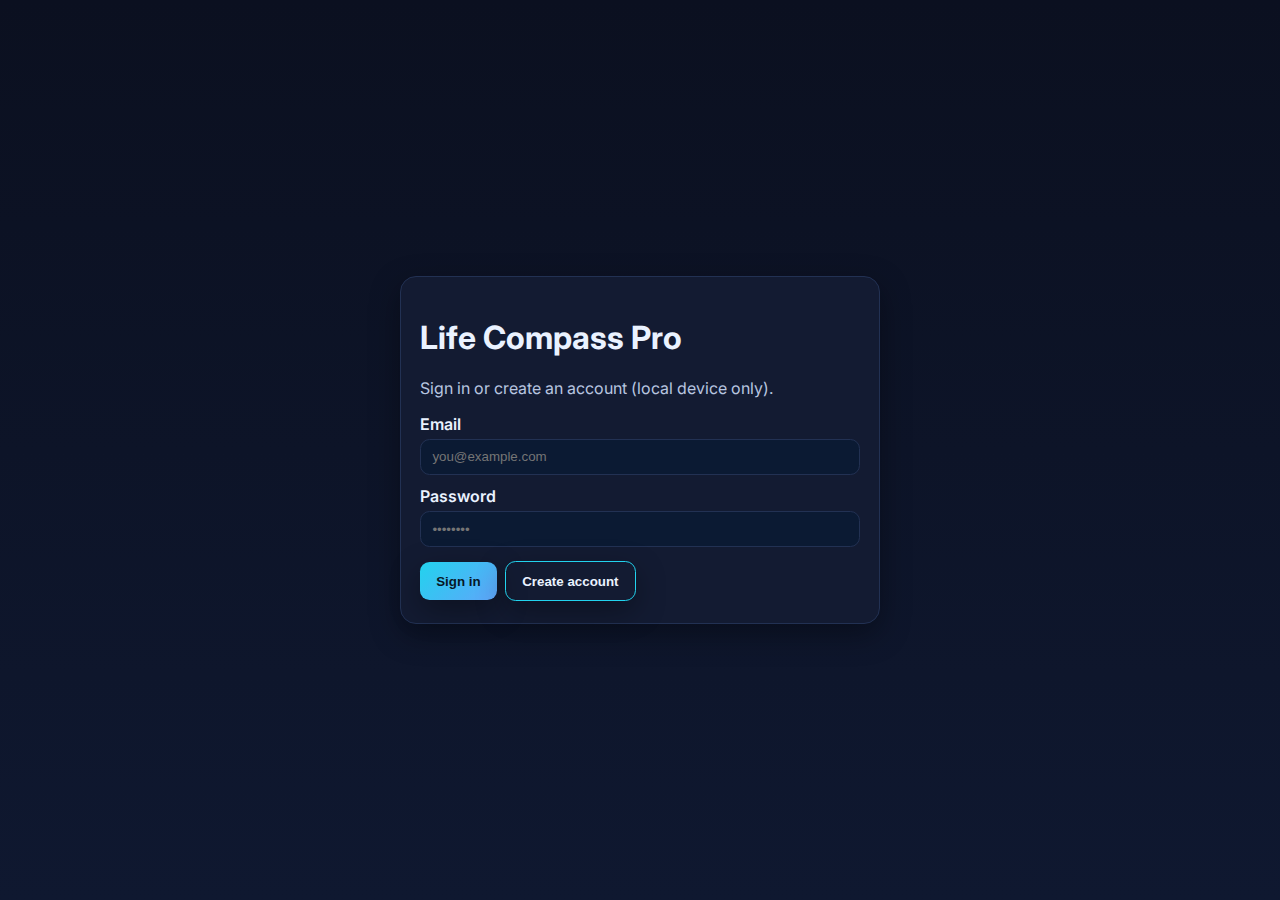
<file: life_compass_pro/index.html>
<!doctype html>
<html lang="en">
<head>
  <meta charset="utf-8" />
  <meta name="viewport" content="width=device-width, initial-scale=1" />
  <title>Life Compass Pro — Journal • Goals • Vision • Planner</title>
  <meta name="description" content="Local-first life OS: multi-user sign-in, journal, goals, vision board, habits, growth areas, gallery, and 100-year calendar planner.">
  <link rel="preconnect" href="https://fonts.googleapis.com">
  <link rel="preconnect" href="https://fonts.gstatic.com" crossorigin>
  <link href="https://fonts.googleapis.com/css2?family=Inter:wght@400;600;800&display=swap" rel="stylesheet">
  <link rel="stylesheet" href="styles.css">
</head>
<body>
  <a class="skip-link" href="#main">Skip to content</a>

  <!-- AUTH SCREEN -->
  <div id="authScreen" class="auth-screen">
    <div class="auth-card">
      <h1>Life Compass Pro</h1>
      <p class="muted">Sign in or create an account (local device only).</p>
      <form id="authForm" class="form">
        <label>Email
          <input name="email" type="email" required placeholder="you@example.com">
        </label>
        <label>Password
          <input name="password" type="password" required placeholder="••••••••">
        </label>
        <div class="tools-row">
          <button class="btn" type="submit">Sign in</button>
          <button class="btn btn--ghost" type="button" id="signupBtn">Create account</button>
        </div>
      </form>
      <output id="authMsg" class="muted small"></output>
    </div>
  </div>

  <!-- APP SHELL -->
  <header class="site-header" id="appHeader" hidden>
    <div class="wrap">
      <a class="brand" href="#dashboard">Life Compass Pro</a>
      <nav aria-label="Primary">
        <button class="menu-btn" id="menuBtn" aria-expanded="false" aria-controls="navList">☰</button>
        <ul id="navList" class="nav">
          <li><a href="#dashboard">Dashboard</a></li>
          <li><a href="#journal">Journal</a></li>
          <li><a href="#vision">Vision</a></li>
          <li><a href="#gallery">Gallery</a></li>
          <li><a href="#goals">Goals</a></li>
          <li><a href="#habits">Habits</a></li>
          <li><a href="#areas">Growth Areas</a></li>
          <li><a href="#planner">Planner</a></li>
          <li><a href="#settings">Settings</a></li>
          <li><button id="signOut" class="chip">Sign out</button></li>
        </ul>
      </nav>
    </div>
  </header>

  <main id="main" hidden>
    <!-- DASHBOARD -->
    <section id="dashboard" class="section">
      <div class="wrap">
        <header class="section__header">
          <h1>Dashboard</h1>
          <p class="muted">Local-first. Multi-user. Everything is saved privately on this device (export backups often).</p>
        </header>
        <div class="grid grid--3">
          <article class="card">
            <h3>Check-in</h3>
            <form id="checkinForm" class="form">
              <label>Mood (0–10) <input type="number" name="mood" min="0" max="10" value="7" required></label>
              <label>Focus for today <input type="text" name="focus" placeholder="One priority"></label>
              <label>Gratitude <input type="text" name="gratitude" placeholder="Something you’re grateful for"></label>
              <button class="btn" type="submit">Save</button>
            </form>
            <output id="checkinMsg" class="muted small"></output>
          </article>

          <article class="card">
            <h3>Quick Capture</h3>
            <form id="quickForm" class="form">
              <label>Note <textarea name="note" rows="5" placeholder="Idea, reminder, thought…"></textarea></label>
              <button class="btn btn--ghost" type="submit">Send to Journal</button>
            </form>
            <p class="muted small">Tip: Tag later in the Journal.</p>
          </article>

          <article class="card">
            <h3>Upcoming</h3>
            <ul id="upcomingList" class="tick-list"></ul>
          </article>
        </div>
      </div>
    </section>

    <!-- JOURNAL -->
    <section id="journal" class="section alt">
      <div class="wrap">
        <header class="section__header"><h2>Journal</h2><p class="muted">Add text + optional photo. Use tags like <code>#spiritual</code> <code>#fitness</code>.</p></header>
        <form id="journalForm" class="form">
          <div class="grid grid--2">
            <label>Title <input name="title" placeholder="Entry title"></label>
            <label>Tags <input name="tags" placeholder="#spiritual, #gratitude"></label>
          </div>
          <label>Entry <textarea name="body" rows="6" placeholder="Free write…"></textarea></label>
          <div class="grid grid--2">
            <label>Photo (optional) <input type="file" name="img" accept="image/*"></label>
            <label>Date <input type="date" name="date"></label>
          </div>
          <button class="btn" type="submit">Add entry</button>
        </form>

        <div class="tools-row">
          <input id="searchBox" class="search" placeholder="Search title, tags, text">
          <button id="sortNewest" class="chip">Newest</button>
          <button id="sortOldest" class="chip">Oldest</button>
          <button id="filterTagged" class="chip">Filter by tag</button>
        </div>
        <div id="journalList" class="list"></div>
      </div>
    </section>

    <!-- VISION BOARD -->
    <section id="vision" class="section">
      <div class="wrap">
        <header class="section__header"><h2>Vision Board</h2><p class="muted">Words + images that pull you forward.</p></header>
        <form id="visionForm" class="form grid grid--2">
          <label>Vision text <textarea name="text" rows="3" placeholder="I am peaceful, present, and strong…"></textarea></label>
          <label>Upload image (optional) <input name="img" type="file" accept="image/*"></label>
          <button class="btn" type="submit">Add</button>
        </form>
        <div id="visionGrid" class="masonry"></div>
      </div>
    </section>

    <!-- GALLERY -->
    <section id="gallery" class="section alt">
      <div class="wrap">
        <header class="section__header"><h2>Gallery</h2><p class="muted">Upload, view, and download your images.</p></header>
        <form id="galleryForm" class="form grid grid--2">
          <label>Add photos <input type="file" name="photos" accept="image/*" multiple></label>
          <button class="btn" type="submit">Upload</button>
        </form>
        <div id="galleryGrid" class="masonry"></div>
      </div>
    </section>

    <!-- GOALS -->
    <section id="goals" class="section">
      <div class="wrap">
        <header class="section__header"><h2>Goals (Kanban)</h2><p class="muted">S.M.A.R.T. goals with drag-and-drop.</p></header>
        <form id="goalForm" class="form grid grid--2">
          <label>Goal <input name="title" placeholder="Do 1 pull-up by 2025-08-01"></label>
          <label>Why <input name="why" placeholder="Feel strong and healthy"></label>
          <label>Deadline <input type="date" name="due"></label>
          <label>Tag <input name="category" placeholder="#physical, #school"></label>
          <label>First tiny step <input name="step" placeholder="Hang 10s x 3 today"></label>
          <button class="btn" type="submit">Add goal</button>
        </form>
        <div id="goalsBoard" class="kanban">
          <div class="col" data-col="todo"><h3>To Do</h3><div class="drop"></div></div>
          <div class="col" data-col="doing"><h3>Doing</h3><div class="drop"></div></div>
          <div class="col" data-col="done"><h3>Done</h3><div class="drop"></div></div>
        </div>
      </div>
    </section>

    <!-- HABITS -->
    <section id="habits" class="section alt">
      <div class="wrap">
        <header class="section__header"><h2>Habit Tracker</h2><p class="muted">Tap days to build streaks.</p></header>
        <form id="habitForm" class="form grid grid--2">
          <label>Habit <input name="name" placeholder="Treadmill 30 min"></label>
          <label>Area <select name="area"><option>Physical</option><option>Spiritual</option><option>Financial</option><option>Emotional</option><option>Mental</option></select></label>
          <button class="btn" type="submit">Add habit</button>
        </form>
        <div id="habitGrid" class="habit-grid"></div>
      </div>
    </section>

    <!-- GROWTH AREAS -->
    <section id="areas" class="section">
      <div class="wrap">
        <header class="section__header"><h2>Growth Areas</h2><p class="muted">Click an area and log thoughts for this hour/day/week.</p></header>
        <div id="areaGrid" class="grid grid--3"></div>
      </div>
    </section>

    <!-- PLANNER (100-year) -->
    <section id="planner" class="section alt">
      <div class="wrap">
        <header class="section__header"><h2>Planner</h2><p class="muted">Click a date to add todos/notes. Jumps to due topics on visit.</p></header>
        <div class="tools-row">
          <label class="chip">Year <input id="yearPicker" type="number" min="1900" max="2225" step="1"></label>
          <button id="todayBtn" class="chip">Today</button>
        </div>
        <div id="yearGrid" class="year-grid"></div>
      </div>
    </section>

    <!-- SETTINGS -->
    <section id="settings" class="section">
      <div class="wrap">
        <header class="section__header"><h2>Settings & Backup</h2><p class="muted">Export/import your data per account. Enable on-visit alerts.</p></header>
        <div class="grid grid--2">
          <article class="card">
            <h3>Export</h3>
            <button id="exportBtn" class="btn">Download backup (.json)</button>
          </article>
          <article class="card">
            <h3>Import</h3>
            <input type="file" id="importFile" accept="application/json">
            <button id="importBtn" class="btn btn--ghost">Import backup</button>
            <p class="muted small">Import replaces your current data for this account.</p>
          </article>
          <article class="card">
            <h3>Notifications</h3>
            <button id="notifyBtn" class="btn">Enable browser notifications</button>
            <p class="muted small">Notifications work while the site is open. For background alerts, you’d need hosting + service worker.</p>
          </article>
          <article class="card">
            <h3>Theme & Danger</h3>
            <div class="tools-row">
              <button id="darkToggle" class="chip">Theme</button>
              <button id="clearAll" class="chip danger">Reset account (careful)</button>
            </div>
          </article>
        </div>
      </div>
    </section>
  </main>

  <!-- MODAL -->
  <dialog id="modal">
    <form method="dialog" class="modal-card">
      <header><h3 id="modalTitle">Details</h3></header>
      <div id="modalBody"></div>
      <menu class="tools-row">
        <button value="cancel" class="chip">Close</button>
      </menu>
    </form>
  </dialog>

  <footer class="site-footer" id="appFooter" hidden>
    <div class="wrap">
      <p>&copy; <span id="year"></span> Life Compass Pro</p>
      <div class="foot-actions">
        <span id="userBadge" class="muted small"></span>
      </div>
    </div>
  </footer>

  <script src="idb.js"></script>
  <script src="app.js"></script>
</body>
</html>
</file>
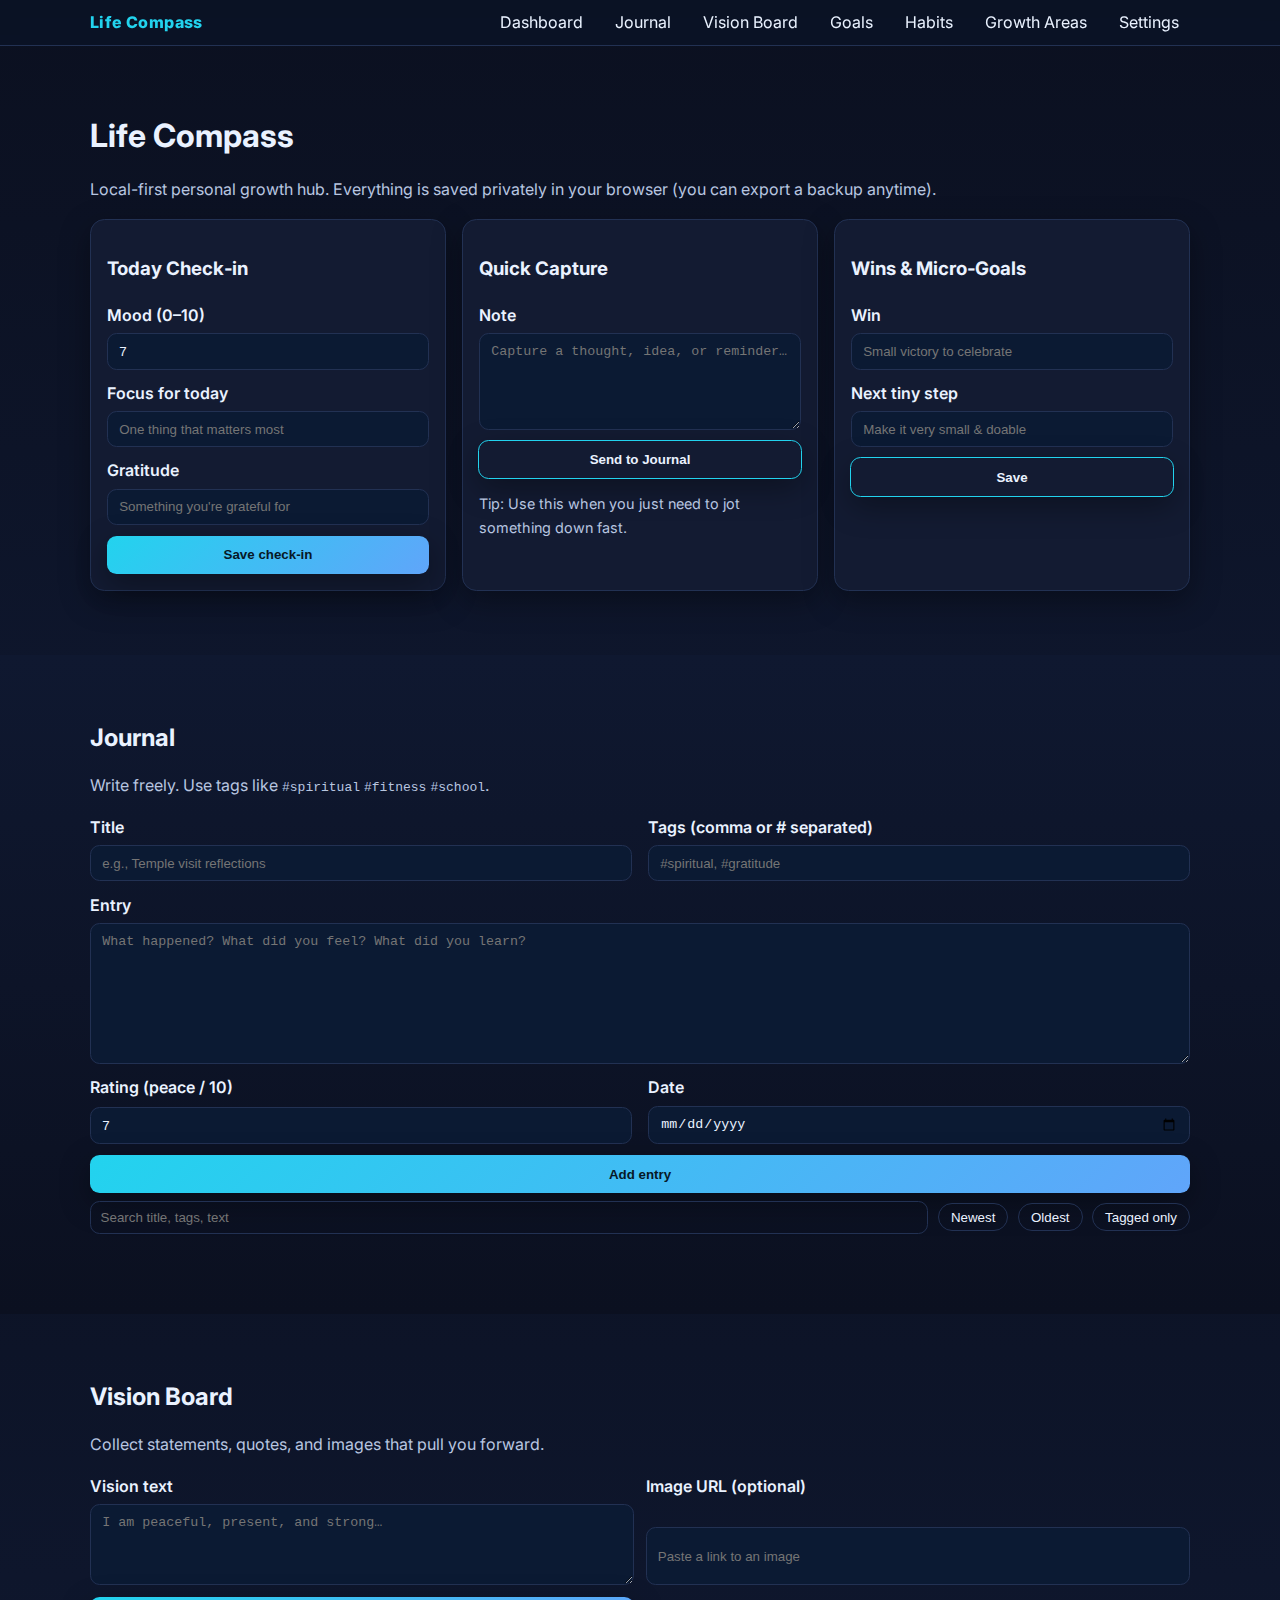
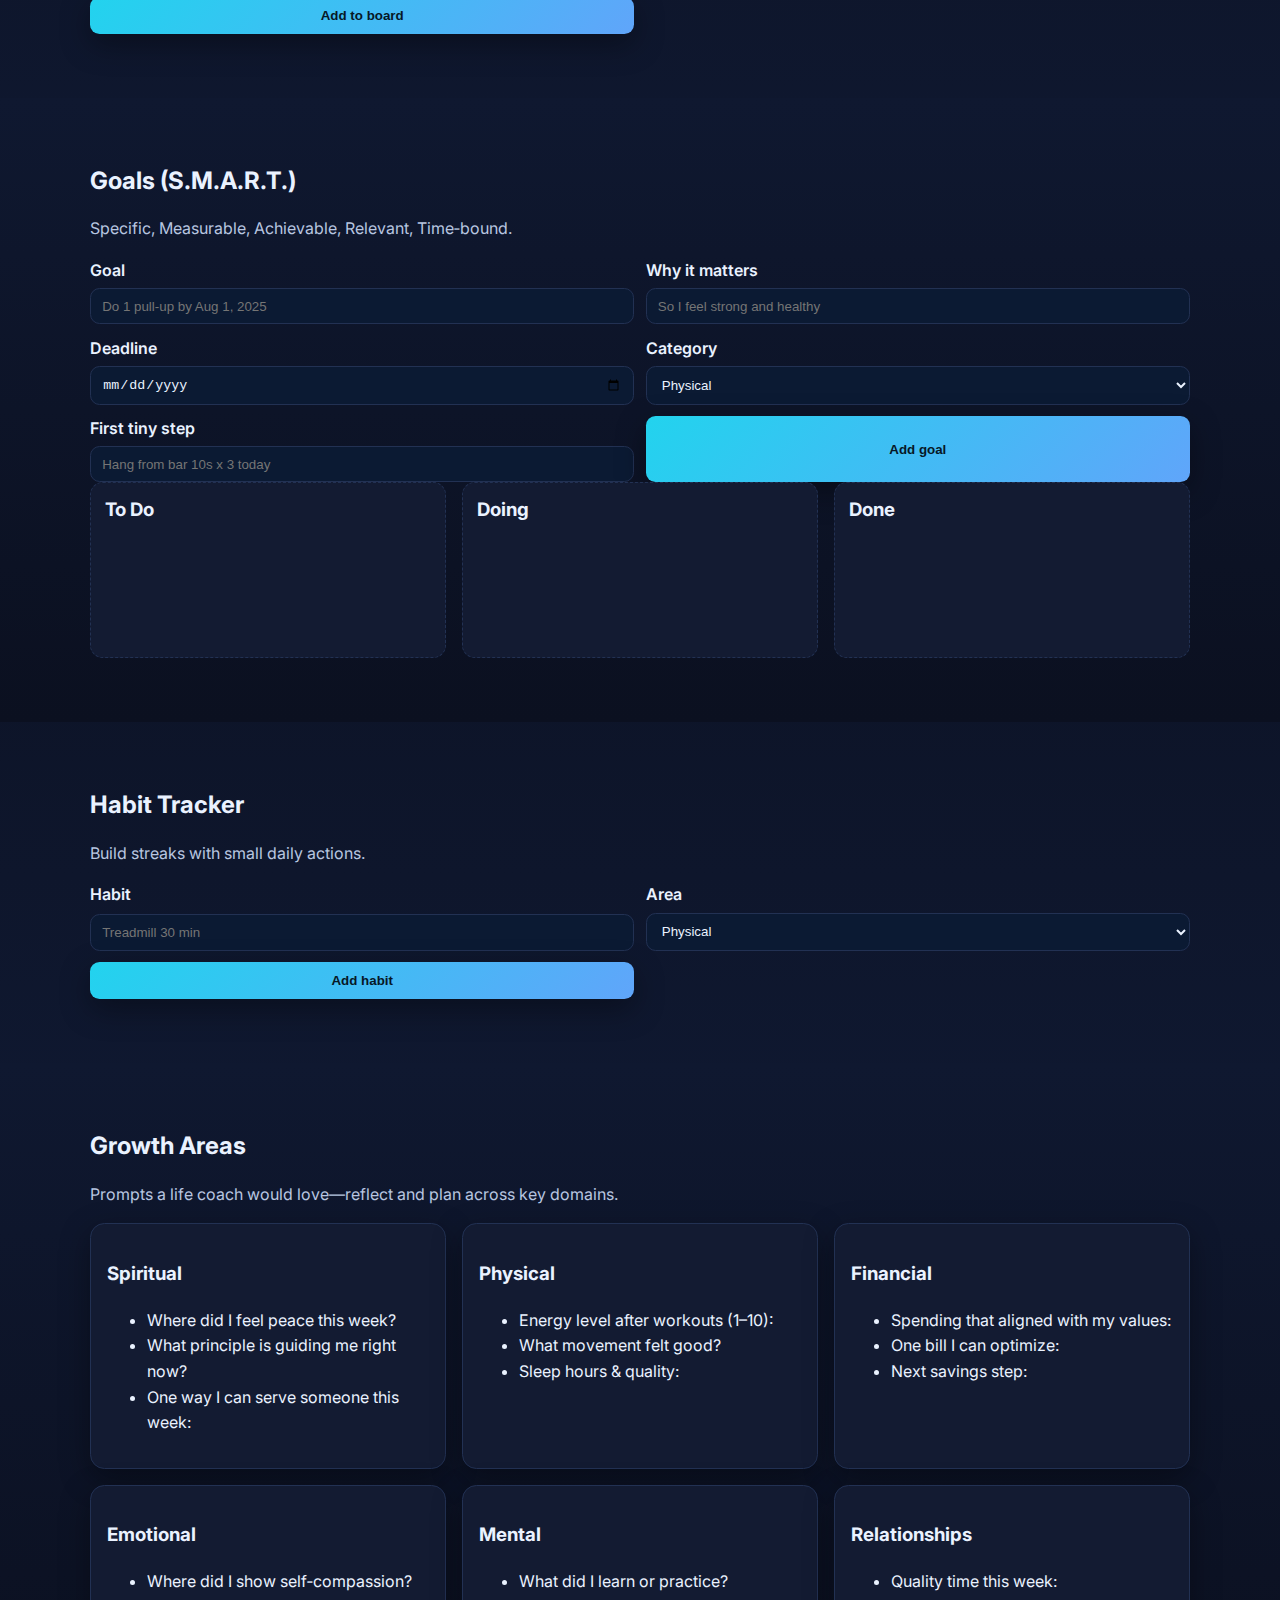
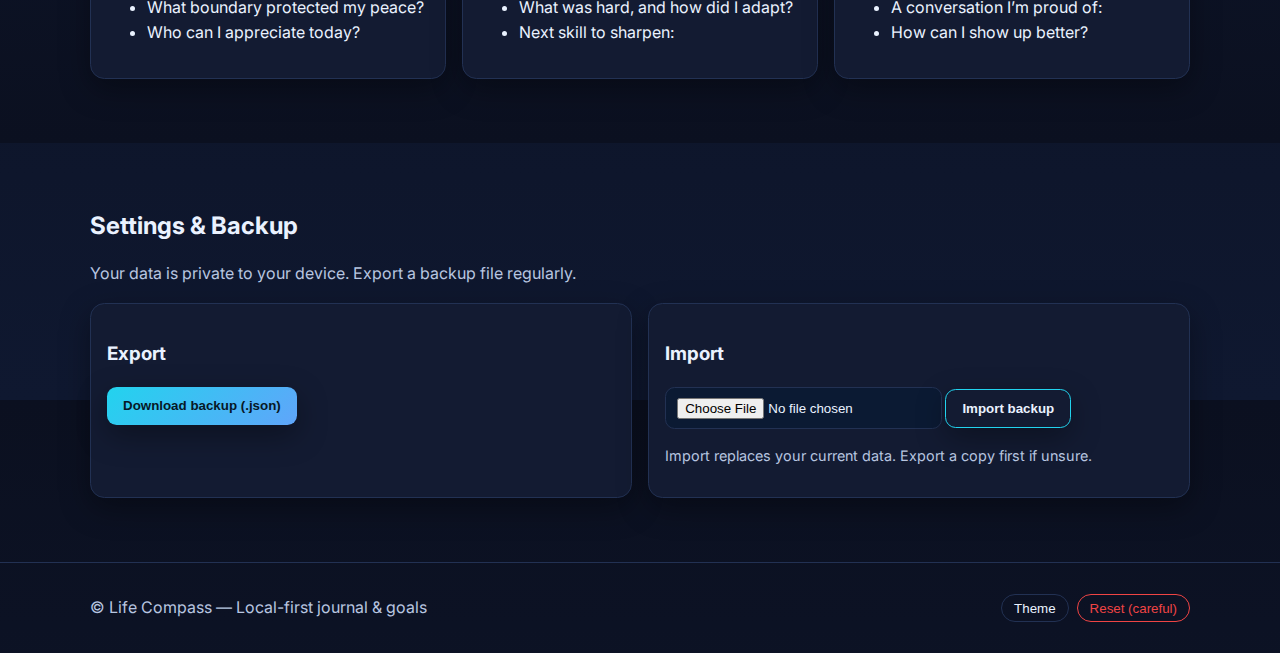
<file: life_compass_site/index.html>
<!doctype html>
<html lang="en">
<head>
  <meta charset="utf-8" />
  <meta name="viewport" content="width=device-width, initial-scale=1" />
  <title>Life Compass — Journal • Goals • Vision</title>
  <meta name="description" content="Keep your journal, notes, goals, habits, and vision board in one place. Local-first, fast, and private.">
  <link rel="preconnect" href="https://fonts.googleapis.com">
  <link rel="preconnect" href="https://fonts.gstatic.com" crossorigin>
  <link href="https://fonts.googleapis.com/css2?family=Inter:wght@400;600;800&display=swap" rel="stylesheet">
  <link rel="stylesheet" href="styles.css">
</head>
<body>
  <a class="skip-link" href="#main">Skip to content</a>

  <header class="site-header">
    <div class="wrap">
      <a class="brand" href="#dashboard">Life Compass</a>
      <nav aria-label="Primary">
        <button class="menu-btn" id="menuBtn" aria-expanded="false" aria-controls="navList">☰</button>
        <ul id="navList" class="nav">
          <li><a href="#dashboard">Dashboard</a></li>
          <li><a href="#journal">Journal</a></li>
          <li><a href="#vision">Vision Board</a></li>
          <li><a href="#goals">Goals</a></li>
          <li><a href="#habits">Habits</a></li>
          <li><a href="#areas">Growth Areas</a></li>
          <li><a href="#settings">Settings</a></li>
        </ul>
      </nav>
    </div>
  </header>

  <main id="main">
    <!-- DASHBOARD -->
    <section id="dashboard" class="section">
      <div class="wrap">
        <header class="section__header">
          <h1>Life Compass</h1>
          <p class="muted">Local-first personal growth hub. Everything is saved privately in your browser (you can export a backup anytime).</p>
        </header>
        <div class="grid grid--3">
          <article class="card">
            <h3>Today Check‑in</h3>
            <form id="checkinForm" class="form">
              <label>Mood (0–10)
                <input type="number" name="mood" min="0" max="10" step="1" value="7" required>
              </label>
              <label>Focus for today
                <input type="text" name="focus" placeholder="One thing that matters most">
              </label>
              <label>Gratitude
                <input type="text" name="gratitude" placeholder="Something you're grateful for">
              </label>
              <button class="btn" type="submit">Save check‑in</button>
            </form>
            <output id="checkinMsg" class="muted small"></output>
          </article>

          <article class="card">
            <h3>Quick Capture</h3>
            <form id="quickForm" class="form">
              <label>Note
                <textarea name="note" rows="5" placeholder="Capture a thought, idea, or reminder…"></textarea>
              </label>
              <button class="btn btn--ghost" type="submit">Send to Journal</button>
            </form>
            <p class="muted small">Tip: Use this when you just need to jot something down fast.</p>
          </article>

          <article class="card">
            <h3>Wins & Micro‑Goals</h3>
            <form id="winsForm" class="form">
              <label>Win
                <input type="text" name="win" placeholder="Small victory to celebrate">
              </label>
              <label>Next tiny step
                <input type="text" name="step" placeholder="Make it very small & doable">
              </label>
              <button class="btn btn--ghost" type="submit">Save</button>
            </form>
            <ul id="winsList" class="tick-list"></ul>
          </article>
        </div>
      </div>
    </section>

    <!-- JOURNAL -->
    <section id="journal" class="section alt">
      <div class="wrap">
        <header class="section__header">
          <h2>Journal</h2>
          <p class="muted">Write freely. Use tags like <code>#spiritual</code> <code>#fitness</code> <code>#school</code>.</p>
        </header>

        <form id="journalForm" class="form">
          <div class="grid grid--2">
            <label>Title
              <input name="title" placeholder="e.g., Temple visit reflections">
            </label>
            <label>Tags (comma or # separated)
              <input name="tags" placeholder="#spiritual, #gratitude">
            </label>
          </div>
          <label>Entry
            <textarea name="body" rows="8" placeholder="What happened? What did you feel? What did you learn?"></textarea>
          </label>
          <div class="grid grid--2">
            <label>Rating (peace / 10)
              <input type="number" name="rating" min="0" max="10" value="7">
            </label>
            <label>Date
              <input type="date" name="date">
            </label>
          </div>
          <button class="btn" type="submit">Add entry</button>
        </form>

        <div class="tools-row">
          <input id="searchBox" class="search" placeholder="Search title, tags, text">
          <button id="sortNewest" class="chip">Newest</button>
          <button id="sortOldest" class="chip">Oldest</button>
          <button id="filterTagged" class="chip">Tagged only</button>
        </div>

        <div id="journalList" class="list"></div>
      </div>
    </section>

    <!-- VISION BOARD -->
    <section id="vision" class="section">
      <div class="wrap">
        <header class="section__header">
          <h2>Vision Board</h2>
          <p class="muted">Collect statements, quotes, and images that pull you forward.</p>
        </header>
        <form id="visionForm" class="form grid grid--2">
          <label>Vision text
            <textarea name="text" rows="4" placeholder="I am peaceful, present, and strong…"></textarea>
          </label>
          <label>Image URL (optional)
            <input name="img" placeholder="Paste a link to an image">
          </label>
          <button class="btn" type="submit">Add to board</button>
        </form>
        <div id="visionGrid" class="masonry"></div>
      </div>
    </section>

    <!-- GOALS -->
    <section id="goals" class="section alt">
      <div class="wrap">
        <header class="section__header">
          <h2>Goals (S.M.A.R.T.)</h2>
          <p class="muted">Specific, Measurable, Achievable, Relevant, Time‑bound.</p>
        </header>
        <form id="goalForm" class="form grid grid--2">
          <label>Goal
            <input name="title" placeholder="Do 1 pull‑up by Aug 1, 2025">
          </label>
          <label>Why it matters
            <input name="why" placeholder="So I feel strong and healthy">
          </label>
          <label>Deadline
            <input type="date" name="due">
          </label>
          <label>Category
            <select name="category">
              <option>Physical</option>
              <option>Spiritual</option>
              <option>Financial</option>
              <option>Emotional</option>
              <option>Mental</option>
              <option>Relationships</option>
              <option>School/Work</option>
            </select>
          </label>
          <label>First tiny step
            <input name="step" placeholder="Hang from bar 10s x 3 today">
          </label>
          <button class="btn" type="submit">Add goal</button>
        </form>
        <div id="goalsBoard" class="kanban">
          <div class="col" data-col="todo"><h3>To Do</h3><div class="drop"></div></div>
          <div class="col" data-col="doing"><h3>Doing</h3><div class="drop"></div></div>
          <div class="col" data-col="done"><h3>Done</h3><div class="drop"></div></div>
        </div>
      </div>
    </section>

    <!-- HABITS -->
    <section id="habits" class="section">
      <div class="wrap">
        <header class="section__header">
          <h2>Habit Tracker</h2>
          <p class="muted">Build streaks with small daily actions.</p>
        </header>
        <form id="habitForm" class="form grid grid--2">
          <label>Habit
            <input name="name" placeholder="Treadmill 30 min">
          </label>
          <label>Area
            <select name="area">
              <option>Physical</option>
              <option>Spiritual</option>
              <option>Financial</option>
              <option>Emotional</option>
              <option>Mental</option>
            </select>
          </label>
          <button class="btn" type="submit">Add habit</button>
        </form>

        <div id="habitGrid" class="habit-grid"></div>
      </div>
    </section>

    <!-- GROWTH AREAS -->
    <section id="areas" class="section alt">
      <div class="wrap">
        <header class="section__header">
          <h2>Growth Areas</h2>
          <p class="muted">Prompts a life coach would love—reflect and plan across key domains.</p>
        </header>
        <div class="grid grid--3">
          <article class="card">
            <h3>Spiritual</h3>
            <ul class="prompt-list">
              <li>Where did I feel peace this week?</li>
              <li>What principle is guiding me right now?</li>
              <li>One way I can serve someone this week:</li>
            </ul>
          </article>
          <article class="card">
            <h3>Physical</h3>
            <ul class="prompt-list">
              <li>Energy level after workouts (1–10):</li>
              <li>What movement felt good?</li>
              <li>Sleep hours & quality:</li>
            </ul>
          </article>
          <article class="card">
            <h3>Financial</h3>
            <ul class="prompt-list">
              <li>Spending that aligned with my values:</li>
              <li>One bill I can optimize:</li>
              <li>Next savings step:</li>
            </ul>
          </article>
          <article class="card">
            <h3>Emotional</h3>
            <ul class="prompt-list">
              <li>Where did I show self‑compassion?</li>
              <li>What boundary protected my peace?</li>
              <li>Who can I appreciate today?</li>
            </ul>
          </article>
          <article class="card">
            <h3>Mental</h3>
            <ul class="prompt-list">
              <li>What did I learn or practice?</li>
              <li>What was hard, and how did I adapt?</li>
              <li>Next skill to sharpen:</li>
            </ul>
          </article>
          <article class="card">
            <h3>Relationships</h3>
            <ul class="prompt-list">
              <li>Quality time this week:</li>
              <li>A conversation I’m proud of:</li>
              <li>How can I show up better?</li>
            </ul>
          </article>
        </div>
      </div>
    </section>

    <!-- SETTINGS -->
    <section id="settings" class="section">
      <div class="wrap">
        <header class="section__header">
          <h2>Settings & Backup</h2>
          <p class="muted">Your data is private to your device. Export a backup file regularly.</p>
        </header>
        <div class="grid grid--2">
          <article class="card">
            <h3>Export</h3>
            <button id="exportBtn" class="btn">Download backup (.json)</button>
          </article>
          <article class="card">
            <h3>Import</h3>
            <input type="file" id="importFile" accept="application/json">
            <button id="importBtn" class="btn btn--ghost">Import backup</button>
            <p class="muted small">Import replaces your current data. Export a copy first if unsure.</p>
          </article>
        </div>
      </div>
    </section>
  </main>

  <footer class="site-footer">
    <div class="wrap">
      <p>&copy; <span id="year"></span> Life Compass — Local-first journal & goals</p>
      <div class="foot-actions">
        <button id="darkToggle" class="chip">Theme</button>
        <button id="clearAll" class="chip danger">Reset (careful)</button>
      </div>
    </div>
  </footer>

  <script src="app.js"></script>
</body>
</html>
</file>
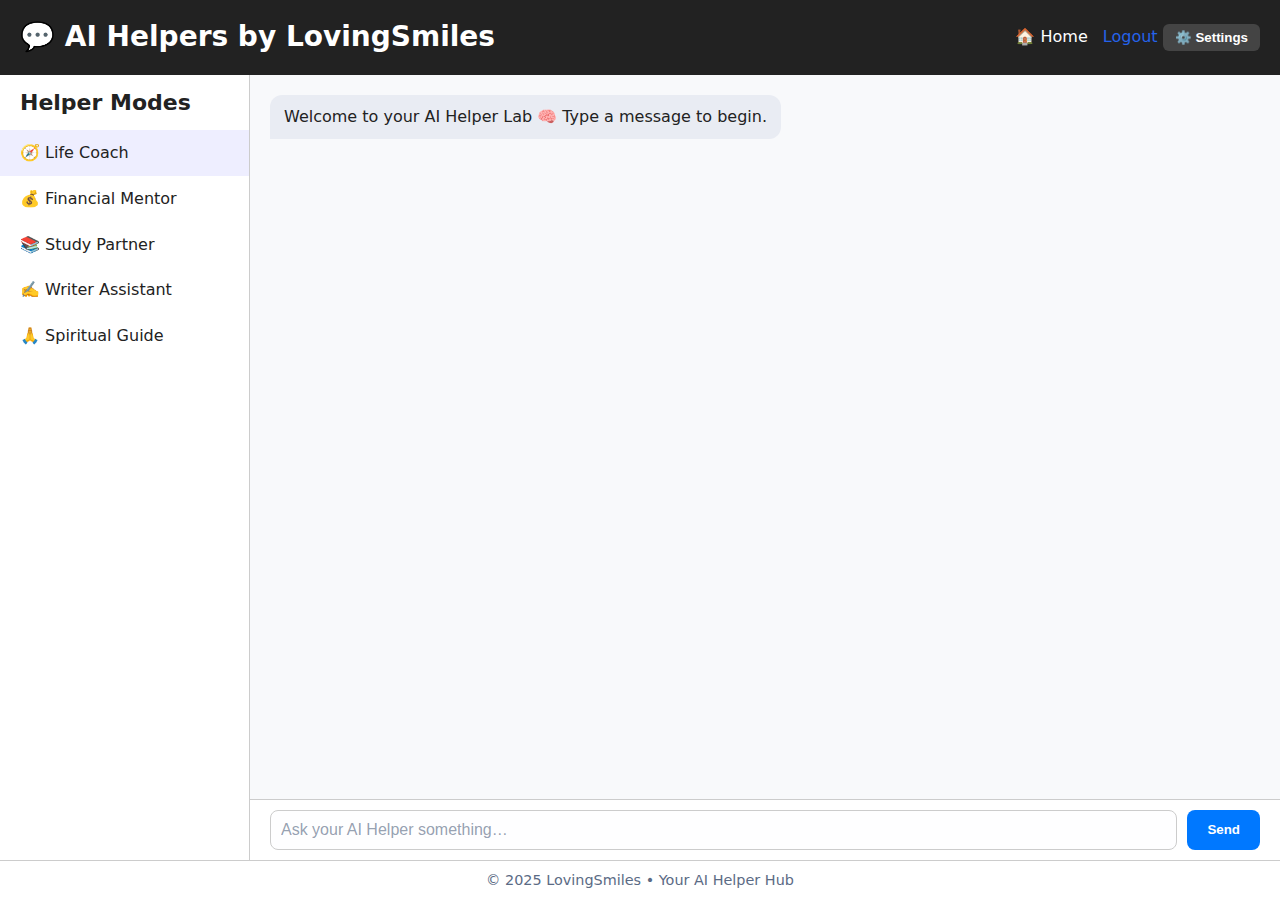
<file: New Version/aihelper.html>
<!DOCTYPE html>
<html lang="en">
<head>
<meta charset="UTF-8" />
<meta name="viewport" content="width=device-width, initial-scale=1" />
<title>Life Compass AI Helpers — by LovingSmiles</title>
<link rel="stylesheet" href="styles.css" />
<style>
body{font-family:system-ui,Segoe UI,Arial,sans-serif;margin:0;background:#f8f9fb;color:#222;display:flex;flex-direction:column;height:100vh}
header{background:#222;color:#fff;padding:12px 20px;display:flex;justify-content:space-between;align-items:center}
header button{background:#444;color:#fff;border:none;padding:6px 12px;border-radius:6px;cursor:pointer}
header button:hover{background:#666}
main{flex:1;display:grid;grid-template-columns:250px 1fr;max-height:calc(100vh - 60px)}
aside{border-right:1px solid #ccc;background:#fff;overflow:auto}
aside h3{margin:10px 20px}
aside ul{list-style:none;padding:0;margin:0}
aside li{padding:10px 20px;cursor:pointer}
aside li:hover,aside li.active{background:#eef}
.chat-area{display:flex;flex-direction:column;overflow:hidden}
.messages{flex:1;overflow-y:auto;padding:20px}
.message{margin-bottom:12px;max-width:700px}
.message.user{text-align:right}
.message p{display:inline-block;padding:10px 14px;border-radius:12px;margin:0;line-height:1.5}
.message.user p{background:#0078ff;color:#fff;border-bottom-right-radius:0}
.message.ai p{background:#e9ecf3;border-bottom-left-radius:0}
form{display:flex;gap:10px;padding:10px 20px;border-top:1px solid #ccc;background:#fff}
form input{flex:1;padding:10px;border:1px solid #ccc;border-radius:8px;font-size:1rem}
form button{background:#0078ff;color:#fff;border:none;border-radius:8px;padding:10px 20px;cursor:pointer}
form button:hover{background:#005fd1}
footer{text-align:center;padding:8px 0;font-size:.9rem;background:#fff;border-top:1px solid #ccc}
#settingsPanel{position:fixed;top:70px;right:20px;background:#fff;border:1px solid #ccc;border-radius:10px;box-shadow:0 2px 8px rgba(0,0,0,0.2);padding:20px;width:280px;display:none;z-index:999}
#settingsPanel h4{margin-top:0}
#settingsPanel input{width:100%;padding:8px;margin-bottom:10px;border-radius:6px;border:1px solid #ccc}
#settingsPanel button{width:100%;background:#0078ff;color:#fff;border:none;padding:8px;border-radius:6px;cursor:pointer}
#settingsPanel button:hover{background:#005fd1}
</style>
</head>
<body>
<header>
  <h2>💬 AI Helpers by LovingSmiles</h2>
  <div>
    <a href="index.html" style="color:#fff;text-decoration:none;margin-right:10px">🏠 Home</a>
    <a href="#" id="logoutBtn">Logout</a>
    <button id="settingsBtn">⚙️ Settings</button>
  </div>
</header>

<div id="settingsPanel">
  <h4>🔑 AI Settings</h4>
  <p style="font-size:.9rem;color:#555;">Your API key is stored locally on this device — never uploaded.</p>
  <input id="apiKeyInput" type="password" placeholder="Enter your OpenAI API key" />
  <button id="saveKeyBtn">Save Key</button>
</div>

<main>
  <aside>
    <h3>Helper Modes</h3>
    <ul id="helperList">
      <li class="active" data-role="coach">🧭 Life Coach</li>
      <li data-role="finance">💰 Financial Mentor</li>
      <li data-role="study">📚 Study Partner</li>
      <li data-role="writer">✍️ Writer Assistant</li>
      <li data-role="spiritual">🙏 Spiritual Guide</li>
    </ul>
  </aside>

  <section class="chat-area">
    <div id="messages" class="messages"></div>
    <form id="chatForm">
      <input id="chatInput" placeholder="Ask your AI Helper something…" autocomplete="off" />
      <button type="submit">Send</button>
    </form>
  </section>
</main>

<footer>© 2025 LovingSmiles • Your AI Helper Hub</footer>

<script>
const LS_KEY = 'aihelper_chat_history_v1';
const LS_API = 'aihelper_api_key';
let OPENAI_API_KEY = localStorage.getItem(LS_API)||"";
const chatBox=document.getElementById('messages');
const input=document.getElementById('chatInput');
const form=document.getElementById('chatForm');
const helpers=document.getElementById('helperList');
let activeRole='coach';

/* ---------- Settings Panel ---------- */
const panel=document.getElementById('settingsPanel');
document.getElementById('settingsBtn').addEventListener('click',()=>{
  panel.style.display=(panel.style.display==='none'||!panel.style.display)?'block':'none';
  document.getElementById('apiKeyInput').value=OPENAI_API_KEY;
});
document.getElementById('saveKeyBtn').addEventListener('click',()=>{
  OPENAI_API_KEY=document.getElementById('apiKeyInput').value.trim();
  localStorage.setItem(LS_API,OPENAI_API_KEY);
  alert('API key saved locally.');
  panel.style.display='none';
});

/* ---------- Message Helpers ---------- */
function appendMsg(sender,text){
  const div=document.createElement('div');
  div.className='message '+sender;
  div.innerHTML='<p>'+text.replace(/</g,'&lt;')+'</p>';
  chatBox.appendChild(div);
  chatBox.scrollTop=chatBox.scrollHeight;
}
function saveHistory(){
  const msgs=[...chatBox.querySelectorAll('.message')].map(m=>({
    who:m.classList.contains('user')?'user':'ai',text:m.textContent
  }));
  localStorage.setItem(LS_KEY,JSON.stringify({role:activeRole,msgs}));
}
function loadHistory(){
  const hist=JSON.parse(localStorage.getItem(LS_KEY)||'{}');
  if(hist.role)activeRole=hist.role;
  if(hist.msgs)hist.msgs.forEach(m=>appendMsg(m.who,m.text));
}

/* ---------- AI Placeholder / Fetch ---------- */
function fakeAIReply(role){
  const quotes={
    coach:["Progress over perfection.","Focus on what you can control."],
    finance:["Pay yourself first.","Track your wins weekly."],
    study:["Study in focused sprints.","Teach to retain knowledge."],
    writer:["Describe feelings, not just facts.","Write first, edit later."],
    spiritual:["Pause, breathe, give thanks.","Your peace matters."]
  };
  const arr=quotes[role]||["Reflect and grow."];
  return arr[Math.floor(Math.random()*arr.length)]+" ("+role+" mode)";
}
async function fetchAI(prompt,role){
  if(!OPENAI_API_KEY){return fakeAIReply(role);}
  try{
    const res=await fetch("https://api.openai.com/v1/chat/completions",{
      method:"POST",
      headers:{
        "Content-Type":"application/json",
        "Authorization":"Bearer "+OPENAI_API_KEY
      },
      body:JSON.stringify({
        model:"gpt-3.5-turbo",
        messages:[
          {role:"system",content:`You are a helpful ${role} assistant for Life Compass.`},
          {role:"user",content:prompt}
        ]
      })
    });
    const data=await res.json();
    return data.choices?.[0]?.message?.content?.trim()||"[No reply]";
  }catch(e){console.error(e);return "⚠️ Network error.";}
}

/* ---------- Events ---------- */
helpers.addEventListener('click',e=>{
  if(e.target.tagName!=='LI')return;
  helpers.querySelectorAll('li').forEach(li=>li.classList.remove('active'));
  e.target.classList.add('active');
  activeRole=e.target.dataset.role;
  appendMsg('ai',`Switched to ${e.target.textContent} mode.`);
  saveHistory();
});
form.addEventListener('submit',async e=>{
  e.preventDefault();
  const prompt=input.value.trim(); if(!prompt)return;
  appendMsg('user',prompt); input.value='';
  const reply=await fetchAI(prompt,activeRole);
  appendMsg('ai',reply);
  saveHistory();
});

/* ---------- INIT ---------- */
loadHistory();
appendMsg('ai','Welcome to your AI Helper Lab 🧠 Type a message to begin.');
// Logout: clears local/session storage and redirects to login
document.getElementById('logoutBtn')?.addEventListener('click', () => {
  localStorage.removeItem('lc_session_v1');
  sessionStorage.removeItem('lc_session_v1');
  alert('✅ You have been logged out.');
  window.location.href = 'auth.html'; // make sure this points to the right path
});
</script>
</body>
</html>
</file>
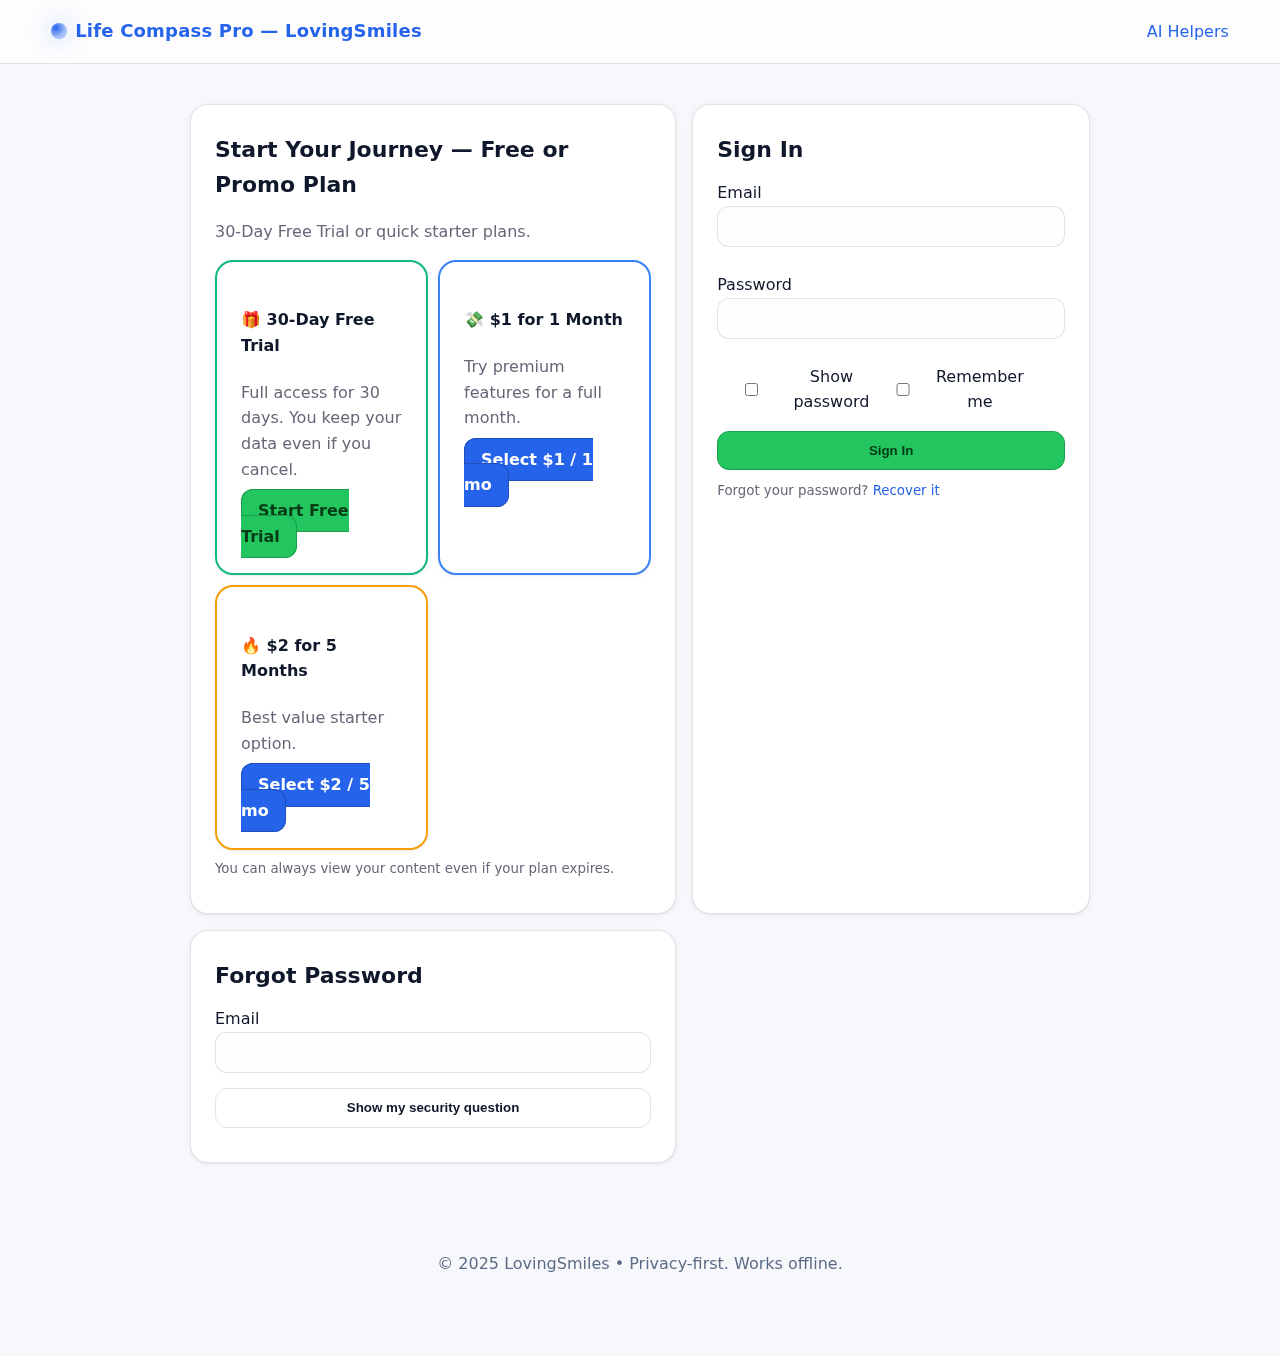
<file: New Version/auth.html>
<!DOCTYPE html>
<html lang="en">
<head>
<meta charset="utf-8" />
<meta name="viewport" content="width=device-width,initial-scale=1" />
<title>LovingSmiles — Sign In</title>
<link rel="stylesheet" href="styles.css" />
<style>
  body{background:#f7f8fb}
  .auth-wrap{max-width:900px;margin:40px auto;display:grid;gap:16px;grid-template-columns:1fr}
  @media(min-width:960px){.auth-wrap{grid-template-columns:1.1fr .9fr}}
  .brand{font-weight:800}
  .card h3{margin:.2rem 0}
  .muted{color:#667}
  .link{color:#2563eb;cursor:pointer}
  .row{display:grid;gap:10px;grid-template-columns:1fr}
  @media(min-width:640px){.row-2{grid-template-columns:1fr 1fr}}
  .center{display:flex;align-items:center;gap:8px}
  .btn{cursor:pointer}
</style>
</head>
<body>
<header class="site-header">
  <div class="wrap center" style="justify-content:space-between">
    <div class="brand">Life Compass Pro — LovingSmiles</div>
    <div><a class="link" href="aihelper.html">AI Helpers</a></div>
  </div>
</header>

<main class="auth-wrap">
  <!-- 🟢 PRICING / TRIAL -->
  <section class="card" id="pricing">
    <h3>Start Your Journey — Free or Promo Plan</h3>
    <p class="muted">30-Day Free Trial or quick starter plans.</p>

    <div class="row row-2">
      <!-- 🟢 FREE TRIAL -->
      <div class="card" style="border:2px solid #10b981">
        <h4>🎁 30-Day Free Trial</h4>
        <p class="muted">Full access for 30 days. You keep your data even if you cancel.</p>
        <a class="btn btn-success" href="signup.html?plan=trial">Start Free Trial</a>
        <small class="muted" id="trial_msg"></small>
      </div>

      <!-- 💸 $1 FOR 1 MONTH -->
      <div class="card" style="border:2px solid #3b82f6">
        <h4>💸 $1 for 1 Month</h4>
        <p class="muted">Try premium features for a full month.</p>
        <a class="btn btn-primary" href="signup.html?plan=promo_1_1">Select $1 / 1 mo</a>
      </div>

      <!-- 🔥 $2 FOR 5 MONTHS -->
      <div class="card" style="border:2px solid #f59e0b">
        <h4>🔥 $2 for 5 Months</h4>
        <p class="muted">Best value starter option.</p>
        <a class="btn btn-primary" href="signup.html?plan=promo_2_5">Select $2 / 5 mo</a>
      </div>
    </div>

    <div class="row" style="margin-top:8px">
      <small class="muted">You can always view your content even if your plan expires.</small>
      <small class="muted" id="plan_status"></small>
    </div>
  </section>

  <!-- 🟦 SIGN IN -->
  <section class="card" id="signin">
    <h3>Sign In</h3>
    <div class="row">
      <label>Email <input id="l_email" type="email" required></label>
      <label>Password <input id="l_pw" type="password" required></label>
      <div class="center">
        <label class="center"><input id="l_show" type="checkbox"> Show password</label>
        <label class="center"><input id="l_rem" type="checkbox"> Remember me</label>
      </div>
      <button type="button" id="btn_login" class="btn btn-success">Sign In</button>
      <small class="muted">Forgot your password? <span id="link_forgot" class="link">Recover it</span></small>
      <div id="l_status" class="muted"></div>
    </div>
  </section>

  <!-- 🔶 FORGOT PASSWORD -->
  <section class="card" id="forgot">
    <h3>Forgot Password</h3>
    <div class="row">
      <label>Email <input id="f_email" type="email"></label>
      <button type="button" id="btn_fq" class="btn btn-ghost">Show my security question</button>
      <div id="fq_box" style="display:none">
        <p id="fq_text" class="muted"></p>
        <label>Answer <input id="fq_answer" type="password"></label>
        <label>New password <input id="fq_new1" type="password"></label>
        <label>Confirm new password <input id="fq_new2" type="password"></label>
        <button type="button" id="btn_reset" class="btn btn-success">Set New Password</button>
      </div>
      <div id="f_status" class="muted"></div>
    </div>
  </section>
</main>

<footer class="wrap center" style="justify-content:center">
  <p>© 2025 LovingSmiles • Privacy-first. Works offline. </p>
</footer>

<script>
/*** Keys ***/
const USERS_K = 'lc_users_v1';       // email -> user record (from signup.html)
const SESS_K  = 'lc_session_v1';     // current session token
const FAILS_K = 'lc_login_fails_v1'; // email -> count
const LOCK_K  = 'lc_login_lock_v1';  // email -> until timestamp

/*** Helpers ***/
const $=s=>document.querySelector(s);
const read=(k,fb)=>{try{return JSON.parse(localStorage.getItem(k))??fb}catch{return fb}};
const save=(k,v)=>localStorage.setItem(k,JSON.stringify(v));
const now=()=>Date.now();
const sleep=ms=>new Promise(r=>setTimeout(r,ms));

/*** Hash (SHA-256) ***/
async function hash(str){
  const enc=new TextEncoder().encode(str);
  const buf=await crypto.subtle.digest('SHA-256',enc);
  return [...new Uint8Array(buf)].map(b=>b.toString(16).padStart(2,'0')).join('');
}

/*** Quote-of-the-day pool (edit/add any time) ***/
const LS_WELCOME_NAME = 'lc_welcome_name';
const LS_QOD          = 'lc_daily_quote';
const LS_QOD_DATE     = 'lc_daily_quote_date';
const QUOTES = [
  "Start where you are. Use what you have. Do what you can.",
  "Small steps every day lead to big changes.",
  "Your future is built by what you do today.",
  "Progress, not perfection.",
  "Discipline is choosing what you want most over what you want now.",
  "You don’t have to be extreme—just consistent.",
  "Win the morning, win the day.",
  "Your direction is more important than your speed.",
  "The secret of getting ahead is getting started.",
  "Little by little, a little becomes a lot.",
  "Today’s actions are tomorrow’s results.",
  "Energy flows where attention goes.",
  "The best time to plant a tree was 20 years ago. The second best time is now.",
  "Courage is a habit—practice it.",
  "You are one decision away from a different life."
];

document.addEventListener('DOMContentLoaded', () => {
  // Show password
  $('#l_show')?.addEventListener('change', e=>{
    const pw=$('#l_pw'); if(pw) pw.type = e.target.checked ? 'text' : 'password';
  });

  // Login (with simple lockout + welcome + daily quote)
  $('#btn_login')?.addEventListener('click', async ()=>{
    const email = ($('#l_email')?.value||'').trim().toLowerCase();
    const pw    = $('#l_pw')?.value||'';
    const remember = $('#l_rem')?.checked || false;
    const out = $('#l_status'); if(out) out.textContent='';

    if(!email || !pw){ if(out) out.textContent='Enter your email and password.'; return; }

    const locks=read(LOCK_K,{});
    if(locks[email] && locks[email] > now()){
      const secs=Math.ceil((locks[email]-now())/1000);
      if(out) out.textContent='Locked for too many attempts. Try again in ~'+secs+'s.';
      return;
    }

    const users=read(USERS_K,{});
    const u=users[email];
    if(!u){ if(out) out.textContent='No account found for that email.'; return; }

    const ok = (await hash(pw))===u.pw;
    if(!ok){
      const fails=read(FAILS_K,{}); fails[email]=(fails[email]||0)+1; save(FAILS_K,fails);
      if(out) out.textContent='Incorrect password.';
      if(fails[email]>=5){ const L=read(LOCK_K,{}); L[email]=now()+3*60*1000; save(LOCK_K,L); if(out) out.textContent='Too many attempts. Locked for 3 minutes.'; }
      return;
    }

    // Success → reset fails, save session
    save(FAILS_K, Object.assign(read(FAILS_K,{}), {[email]:0}));
    const token=Math.random().toString(36).slice(2)+'.'+Date.now();
    const sess={email,token,ts:now(),remember};
    if(remember) localStorage.setItem(SESS_K, JSON.stringify(sess));
    else sessionStorage.setItem(SESS_K, JSON.stringify(sess));

    // ---- Save welcome name ----
    const firstName = (u.first || '').split(' ')[0] || 'Friend';
    localStorage.setItem(LS_WELCOME_NAME, firstName);

    // ---- Quote of the Day (new per user per day) ----
    (function setDailyQuote(){
      const d = new Date();
      const dateKey = `${d.getFullYear()}-${String(d.getMonth()+1).padStart(2,'0')}-${String(d.getDate()).padStart(2,'0')}`;
      let seed = 0;
      (email + '|' + dateKey).split('').forEach(ch => seed = (seed*31 + ch.charCodeAt(0)) % 2147483647);
      const idx = seed % QUOTES.length;
      localStorage.setItem(LS_QOD, QUOTES[idx]);
      localStorage.setItem(LS_QOD_DATE, dateKey);
    })();

    if(out) out.textContent='✅ Logged in. Redirecting…';
    await sleep(400);
    location.href='index.html';
  });

  // Forgot: jump to section
  $('#link_forgot')?.addEventListener('click',()=>{
    document.getElementById('forgot')?.scrollIntoView({behavior:'smooth'});
  });

  // Forgot: show question
  $('#btn_fq')?.addEventListener('click',()=>{
    const email = ($('#f_email')?.value||'').trim().toLowerCase();
    const users=read(USERS_K,{});
    const u=users[email];
    if(!u){ $('#f_status').textContent='No account found.'; return; }
    $('#fq_box').style.display='block';
    $('#fq_text').textContent='Security question: '+(u.q1||'');
    $('#f_status').textContent='';
  });

  // Forgot: reset password
  $('#btn_reset')?.addEventListener('click', async ()=>{
    const email = ($('#f_email')?.value||'').trim().toLowerCase();
    const ans   = $('#fq_answer')?.value||'';
    const n1    = $('#fq_new1')?.value||'';
    const n2    = $('#fq_new2')?.value||'';
    const out   = $('#f_status');
    const users = read(USERS_K,{});
    const u     = users[email]; if(!u){ if(out) out.textContent='No account.'; return; }

    const aHash = await hash(ans);
    if(aHash!==u.a1){ if(out) out.textContent='Answer incorrect.'; return; }
    if(n1!==n2){ if(out) out.textContent='New passwords do not match.'; return; }
    const weak = (n1.length<8) || !/[A-Z]/.test(n1) || !/[a-z]/.test(n1) || !/\d/.test(n1);
    if(weak){ if(out) out.textContent='Choose a stronger new password (8+ chars with upper, lower, number).'; return; }

    u.pw = await hash(n1); users[email]=u; save(USERS_K,users);
    if(out) out.textContent='✅ Password updated. You can sign in now.';
  });
});
</script>
</body>
</html>
</file>
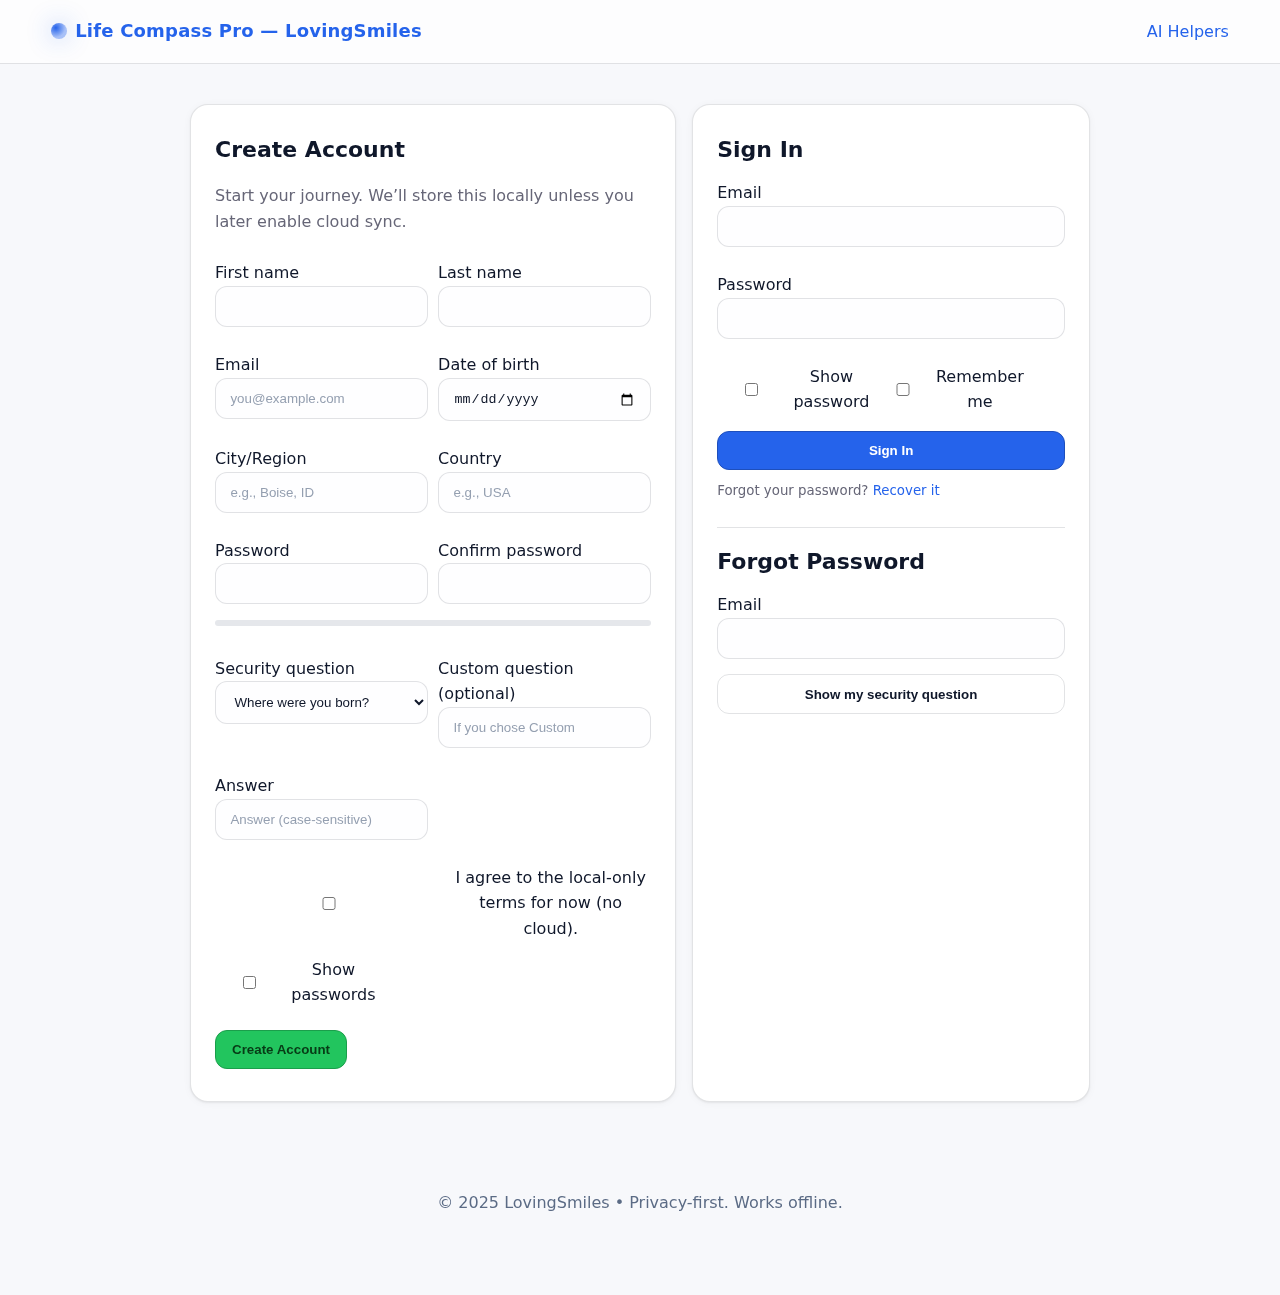
<file: New Version/auth.html.html>
<!DOCTYPE html>
<html lang="en">
<head>
<meta charset="utf-8" />
<meta name="viewport" content="width=device-width,initial-scale=1" />
<title>LovingSmiles — Sign In</title>
<link rel="stylesheet" href="styles.css" />
<style>
  body{background:#f7f8fb}
  .auth-wrap{max-width:900px;margin:40px auto;display:grid;gap:16px;grid-template-columns:1fr}
  @media(min-width:960px){.auth-wrap{grid-template-columns:1.1fr .9fr}}
  .brand{font-weight:800}
  .card h3{margin:.2rem 0}
  .muted{color:#667}
  .link{color:#2563eb;cursor:pointer}
  .row{display:grid;gap:10px;grid-template-columns:1fr}
  @media(min-width:640px){.row-2{grid-template-columns:1fr 1fr}}
  .pw-meter{height:6px;border-radius:6px;background:#e5e7eb;overflow:hidden}
  .pw-meter > div{height:100%;width:0;transition:width .25s}
  .success{background:#16a34a}.warn{background:#f59e0b}.danger{background:#ef4444}
  .center{display:flex;align-items:center;gap:8px}
</style>
</head>
<body>
<header class="site-header">
  <div class="wrap center" style="justify-content:space-between">
    <div class="brand">Life Compass Pro — LovingSmiles</div>
    <div><a class="link" href="aihelper.html">AI Helpers</a></div>
  </div>
</header>

<main class="auth-wrap">
  <!-- LEFT: Create Account -->
  <section class="card">
    <h3>Create Account</h3>
    <p class="muted">Start your journey. We’ll store this locally unless you later enable cloud sync.</p>
    <div class="row row-2">
      <label>First name <input id="r_first" required></label>
      <label>Last name <input id="r_last" required></label>
      <label>Email <input id="r_email" type="email" placeholder="you@example.com" required></label>
      <label>Date of birth <input id="r_dob" type="date" required></label>
      <label>City/Region <input id="r_place" placeholder="e.g., Boise, ID"></label>
      <label>Country <input id="r_country" placeholder="e.g., USA"></label>
      <label>Password <input id="r_pw1" type="password" required></label>
      <label>Confirm password <input id="r_pw2" type="password" required></label>
      <div class="row" style="grid-column:1/-1">
        <div class="pw-meter"><div id="pwbar"></div></div>
        <small id="pwmsg" class="muted"></small>
      </div>
      <label>Security question
        <select id="r_q1">
          <option>Where were you born?</option>
          <option>What was your first pet’s name?</option>
          <option>What is your favorite teacher’s last name?</option>
          <option>What city did you get married in?</option>
          <option>Custom (type below)</option>
        </select>
      </label>
      <label>Custom question (optional) <input id="r_q1c" placeholder="If you chose Custom"></label>
      <label>Answer <input id="r_a1" type="password" placeholder="Answer (case-sensitive)" required></label>
      <label class="center" style="grid-column:1/-1">
        <input id="r_terms" type="checkbox"> I agree to the local-only terms for now (no cloud).
      </label>
    </div>
    <div class="center">
      <label class="center"><input id="r_show" type="checkbox"> Show passwords</label>
    </div>
    <button id="btn_register" class="btn btn-success mt-2">Create Account</button>
    <div id="r_status" class="muted mt-1"></div>
  </section>

  <!-- RIGHT: Sign In / Forgot -->
  <section class="card">
    <h3>Sign In</h3>
    <div class="row">
      <label>Email <input id="l_email" type="email" required></label>
      <label>Password <input id="l_pw" type="password" required></label>
      <div class="center">
        <label class="center"><input id="l_show" type="checkbox"> Show password</label>
        <label class="center"><input id="l_rem" type="checkbox"> Remember me</label>
      </div>
      <button id="btn_login" class="btn btn-primary">Sign In</button>
      <small class="muted">Forgot your password? <span id="link_forgot" class="link">Recover it</span></small>
      <div id="l_status" class="muted"></div>
    </div>

    <hr class="mt-2 mb-2">

    <h3>Forgot Password</h3>
    <div class="row">
      <label>Email <input id="f_email" type="email"></label>
      <button id="btn_fq" class="btn btn-ghost">Show my security question</button>
      <div id="fq_box" style="display:none">
        <p id="fq_text" class="muted"></p>
        <label>Answer <input id="fq_answer" type="password"></label>
        <label>New password <input id="fq_new1" type="password"></label>
        <label>Confirm new password <input id="fq_new2" type="password"></label>
        <button id="btn_reset" class="btn btn-success">Set New Password</button>
      </div>
      <div id="f_status" class="muted"></div>
    </div>
  </section>
</main>

<footer class="wrap center" style="justify-content:center">
  <p>© 2025 LovingSmiles • Privacy-first. Works offline. </p>
</footer>

<script>
/*** Storage Keys ***/
const USERS_K = 'lc_users_v1';       // email -> user record
const SESS_K  = 'lc_session_v1';     // current session token
const FAILS_K = 'lc_login_fails_v1'; // email -> count
const LOCK_K  = 'lc_login_lock_v1';  // email -> until timestamp

/*** Small helpers ***/
const $=s=>document.querySelector(s);
const read=(k,fb)=>{try{return JSON.parse(localStorage.getItem(k))??fb}catch{return fb}};
const save=(k,v)=>localStorage.setItem(k,JSON.stringify(v));
const now=()=>Date.now();
const sleep=ms=>new Promise(r=>setTimeout(r,ms));

/*** Hash (SHA-256) for passwords/answers ***/
async function hash(str){
  const enc=new TextEncoder().encode(str);
  const buf=await crypto.subtle.digest('SHA-256',enc);
  return [...new Uint8Array(buf)].map(b=>b.toString(16).padStart(2,'0')).join('');
}

/*** Password UI strength ***/
function pwStrength(pw){
  let s=0;
  if(pw.length>=8) s++;
  if(/[A-Z]/.test(pw)) s++;
  if(/[a-z]/.test(pw)) s++;
  if(/\d/.test(pw)) s++;
  if(/[^A-Za-z0-9]/.test(pw)) s++;
  return s; // 0..5
}
function renderMeter(pw){
  const bar=$('#pwbar'); const msg=$('#pwmsg');
  const s=pwStrength(pw);
  const w=[0,20,40,60,80,100][s]; bar.style.width=w+'%';
  bar.className=''; bar.classList.add(s>=4?'success':s>=3?'warn':'danger');
  msg.textContent = (s>=4?'Strong':'Add numbers, case, symbols for strength');
}

/*** Register ***/
$('#r_show').addEventListener('change',e=>{
  const t=e.target.checked?'text':'password';
  $('#r_pw1').type=t; $('#r_pw2').type=t; $('#r_a1').type=t;
});
$('#r_pw1').addEventListener('input',e=>renderMeter(e.target.value));

$('#btn_register').addEventListener('click', async ()=>{
  const first=$('#r_first').value.trim();
  const last=$('#r_last').value.trim();
  const email=$('#r_email').value.trim().toLowerCase();
  const dob=$('#r_dob').value;
  const place=$('#r_place').value.trim();
  const country=$('#r_country').value.trim();
  const pw1=$('#r_pw1').value, pw2=$('#r_pw2').value;
  const q = ($('#r_q1').value==='Custom (type below)') ? ($('#r_q1c').value.trim()||'Custom Question') : $('#r_q1').value;
  const a = $('#r_a1').value;
  const terms=$('#r_terms').checked;
  const out=$('#r_status');

  if(!terms){ out.textContent='Please accept the terms.'; return; }
  if(!first||!last||!email||!dob||!pw1||!a){ out.textContent='Fill all required fields.'; return; }
  if(pw1!==pw2){ out.textContent='Passwords do not match.'; return; }
  if(pwStrength(pw1)<3){ out.textContent='Use a stronger password (mix case, numbers, symbol).'; return; }

  const users=read(USERS_K,{});
  if(users[email]){ out.textContent='An account with this email already exists.'; return; }

  const rec={
    first,last,email,dob,place,country,
    pw: await hash(pw1),
    q1:q, a1: await hash(a),
    created: now()
  };
  users[email]=rec; save(USERS_K,users);
  out.textContent='✅ Account created. You can sign in on the right.';
});

/*** Login (with simple lockout) ***/
$('#l_show').addEventListener('change',e=>$('#l_pw').type=e.target.checked?'text':'password');

$('#btn_login').addEventListener('click', async ()=>{
  const email=$('#l_email').value.trim().toLowerCase();
  const pw=$('#l_pw').value;
  const remember=$('#l_rem').checked;
  const out=$('#l_status');

  const locks=read(LOCK_K,{}); if(locks[email] && locks[email]>now()){
    const secs=Math.ceil((locks[email]-now())/1000);
    out.textContent='Locked for too many attempts. Try again in ~'+secs+'s.'; return;
  }

  const users=read(USERS_K,{});
  const u=users[email];
  if(!u){ out.textContent='No account found for that email.'; return; }

  const ok = (await hash(pw))===u.pw;
  if(!ok){
    const fails=read(FAILS_K,{});
    fails[email]=(fails[email]||0)+1; save(FAILS_K,fails);
    out.textContent='Incorrect password.';
    if(fails[email]>=5){ // lock 3 minutes
      const locks=read(LOCK_K,{}); locks[email]=now()+3*60*1000; save(LOCK_K,locks);
      out.textContent='Too many attempts. Locked for 3 minutes.';
    }
    return;
  }

  // success
  save(FAILS_K,Object.assign(read(FAILS_K,{}),{[email]:0}));
  const token = Math.random().toString(36).slice(2)+'.'+Date.now();
  const sess = { email, token, ts: now(), remember };
  if(remember) localStorage.setItem(SESS_K, JSON.stringify(sess));
  else sessionStorage.setItem(SESS_K, JSON.stringify(sess));

  $('#l_status').textContent='✅ Logged in. Redirecting…';
  await sleep(400);
  location.href='index.html';
});

/*** Forgot password flow ***/
$('#link_forgot').addEventListener('click',()=>document.querySelector('main').scrollTo({top:1000,behavior:'smooth'}));

$('#btn_fq').addEventListener('click',()=>{
  const email=$('#f_email').value.trim().toLowerCase();
  const users=read(USERS_K,{});
  const u=users[email];
  if(!u){ $('#f_status').textContent='No account found.'; return; }
  $('#fq_box').style.display='block';
  $('#fq_text').textContent='Security question: '+u.q1;
  $('#f_status').textContent='';
});

$('#btn_reset').addEventListener('click', async ()=>{
  const email=$('#f_email').value.trim().toLowerCase();
  const ans=$('#fq_answer').value;
  const n1=$('#fq_new1').value, n2=$('#fq_new2').value;
  const out=$('#f_status');
  const users=read(USERS_K,{});
  const u=users[email]; if(!u){ out.textContent='No account.'; return; }

  if((await hash(ans))!==u.a1){ out.textContent='Answer incorrect.'; return; }
  if(n1!==n2){ out.textContent='New passwords do not match.'; return; }
  if(pwStrength(n1)<3){ out.textContent='Choose a stronger new password.'; return; }

  u.pw = await hash(n1); users[email]=u; save(USERS_K,users);
  out.textContent='✅ Password updated. You can sign in now.';
});
</script>
</body>
</html>
</file>
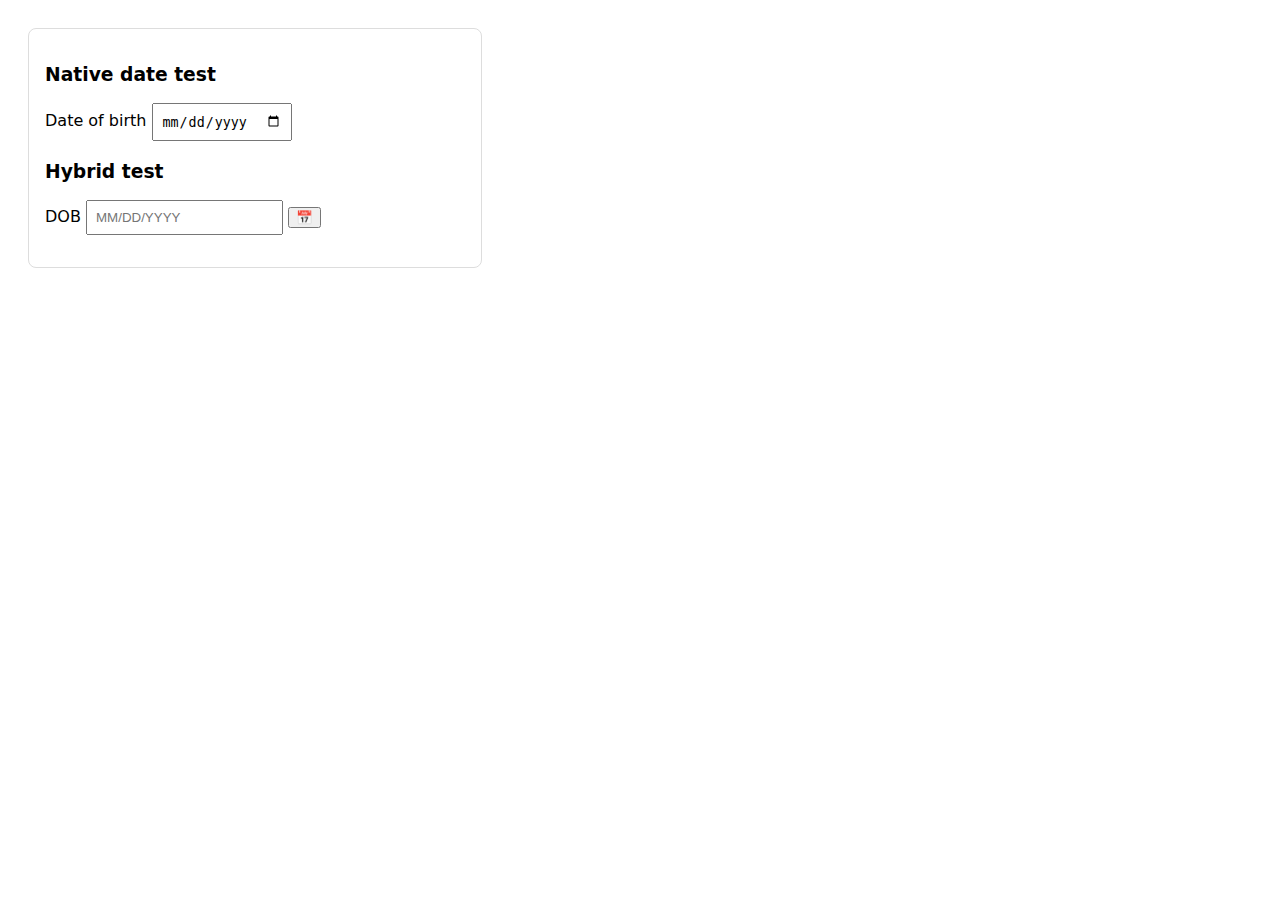
<file: New Version/dob_test.html>
<!doctype html>
<html>
<head>
<meta charset="utf-8">
<meta name="viewport" content="width=device-width,initial-scale=1">
<title>DOB Test</title>
<style>
  body{font:16px system-ui,Arial; padding:20px}
  .card{border:1px solid #ddd; border-radius:8px; padding:16px; max-width:420px}
  label{display:block; margin:10px 0}
  /* overlay-killer just in case */
  * { pointer-events:auto !important; }
</style>
</head>
<body>
<div class="card">
  <h3>Native date test</h3>
  <label>Date of birth
    <input id="d1" type="date" required style="padding:.5rem;">
  </label>

  <h3 style="margin-top:20px">Hybrid test</h3>
  <label style="display:block; position:relative;">
    <span>DOB</span>
    <input id="t" type="text" inputmode="numeric" placeholder="MM/DD/YYYY" maxlength="10" style="padding:.5rem;">
    <button id="btn" type="button">📅</button>
    <input id="p" type="date" style="position:absolute; left:-9999px; top:-9999px; opacity:0; width:1px; height:1px;">
    <input id="iso" type="hidden">
  </label>
  <pre id="out"></pre>
</div>

<script>
function onlyD(s){return s.replace(/\D/g,'')}
function toISO(mm,dd,yyyy){
  const m=+mm,d=+dd,y=+yyyy;
  if(y<1900||y>2100||m<1||m>12||d<1||d>31) return '';
  const dt=new Date(`${y}-${String(m).padStart(2,'0')}-${String(d).padStart(2,'0')}`);
  if(isNaN(dt.getTime())) return '';
  if(dt.getUTCFullYear()!==y||(dt.getUTCMonth()+1)!==m||dt.getUTCDate()!==d) return '';
  return `${y}-${String(m).padStart(2,'0')}-${String(d).padStart(2,'0')}`;
}
function isoToDisp(s){ if(!s) return ''; const [y,m,d]=s.split('-'); return `${m}/${d}/${y}` }

const t=document.getElementById('t'), p=document.getElementById('p'), iso=document.getElementById('iso'), out=document.getElementById('out');
function fmt(){
  const raw=onlyD(t.value); let mm='',dd='',yy='';
  if(raw.length>=2) mm=raw.slice(0,2);
  if(raw.length>=4) dd=raw.slice(2,4);
  if(raw.length>4)  yy=raw.slice(4,8);
  t.value=[mm,dd,yy].filter(Boolean).join('/');
  iso.value=(mm&&dd&&yy)?toISO(mm,dd,yy):'';
  p.value=iso.value||'';
  out.textContent=`ISO: ${iso.value}`;
}
t.addEventListener('input',fmt);
t.addEventListener('blur',fmt);

document.getElementById('btn').addEventListener('click',()=>{
  const prev=p.style.cssText;
  p.style.cssText='position:fixed;left:-9999px;top:0;opacity:0;';
  try{ if(p.showPicker) p.showPicker(); else p.click(); }catch{ p.click(); }
  setTimeout(()=>p.style.cssText=prev,300);
});
p.addEventListener('change',()=>{
  iso.value=p.value||'';
  t.value=isoToDisp(iso.value);
  out.textContent=`ISO: ${iso.value}`;
});
</script>
</body>
</html>
</file>
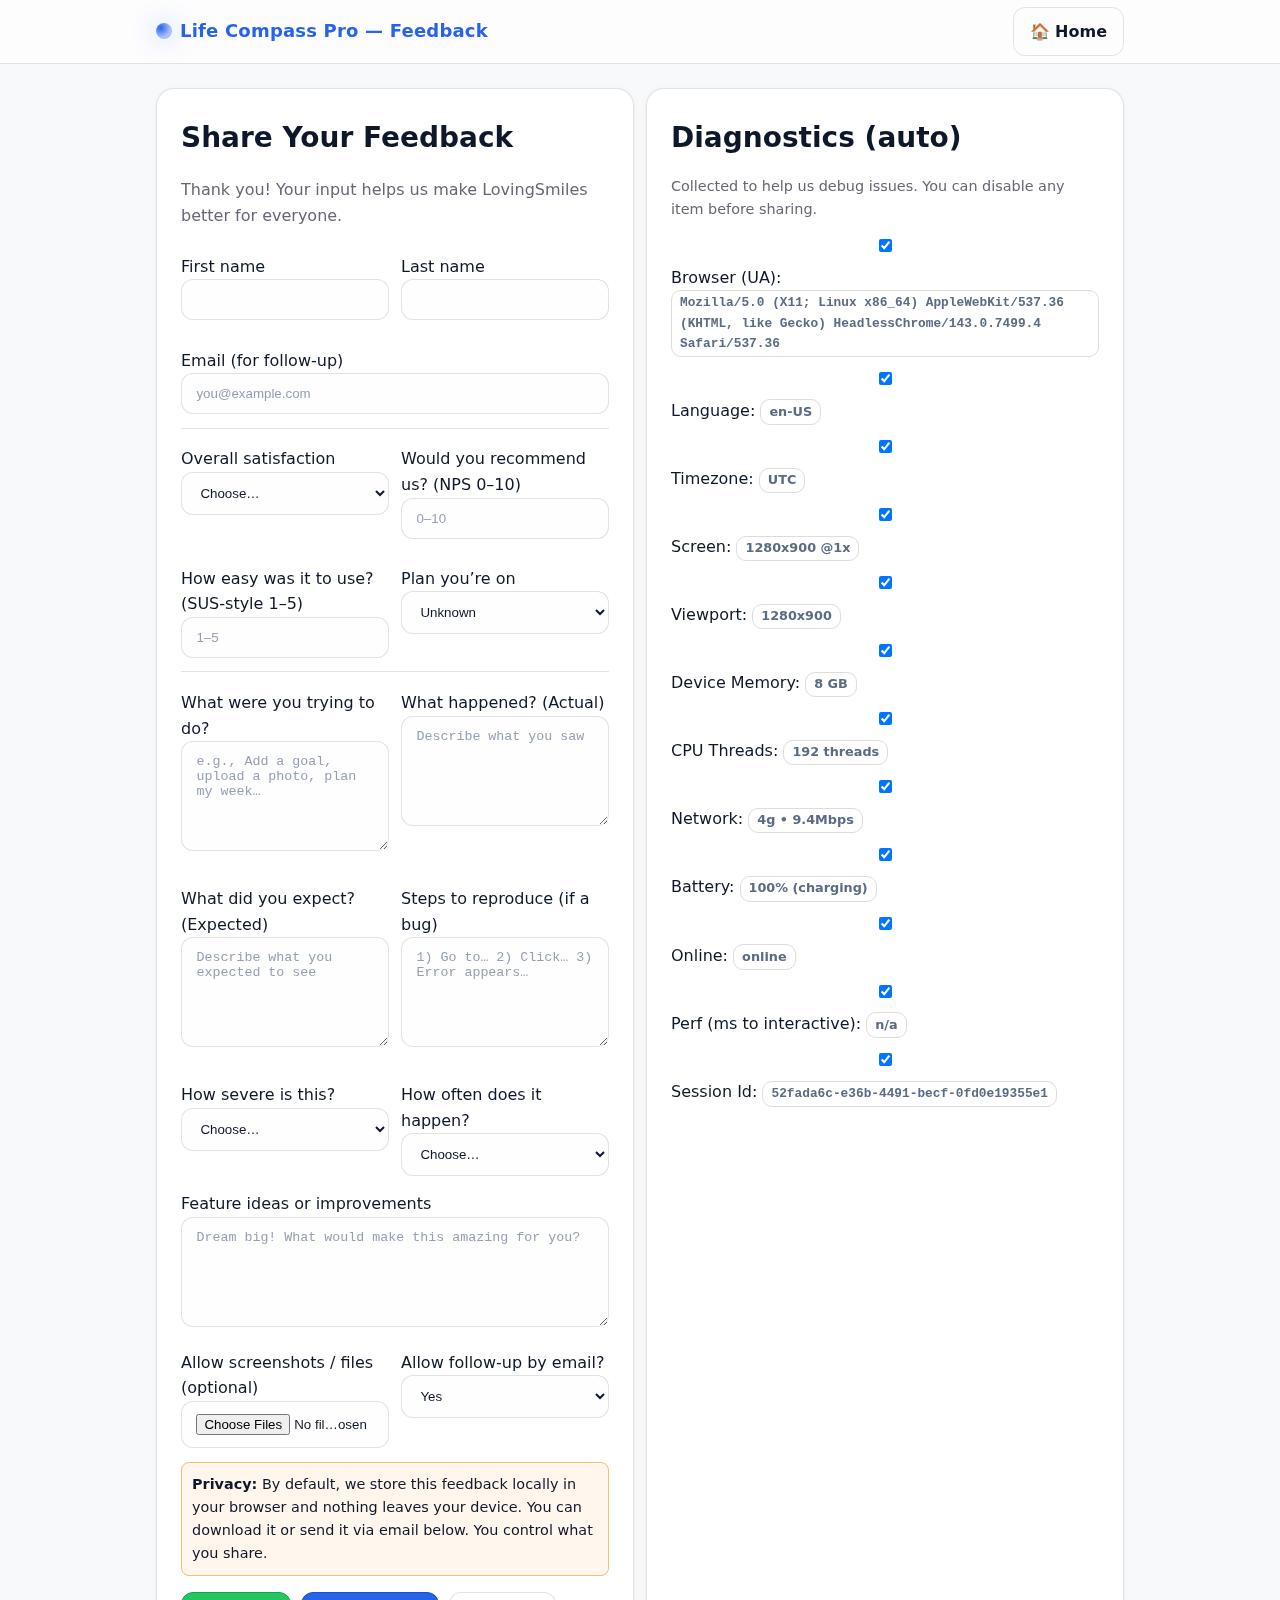
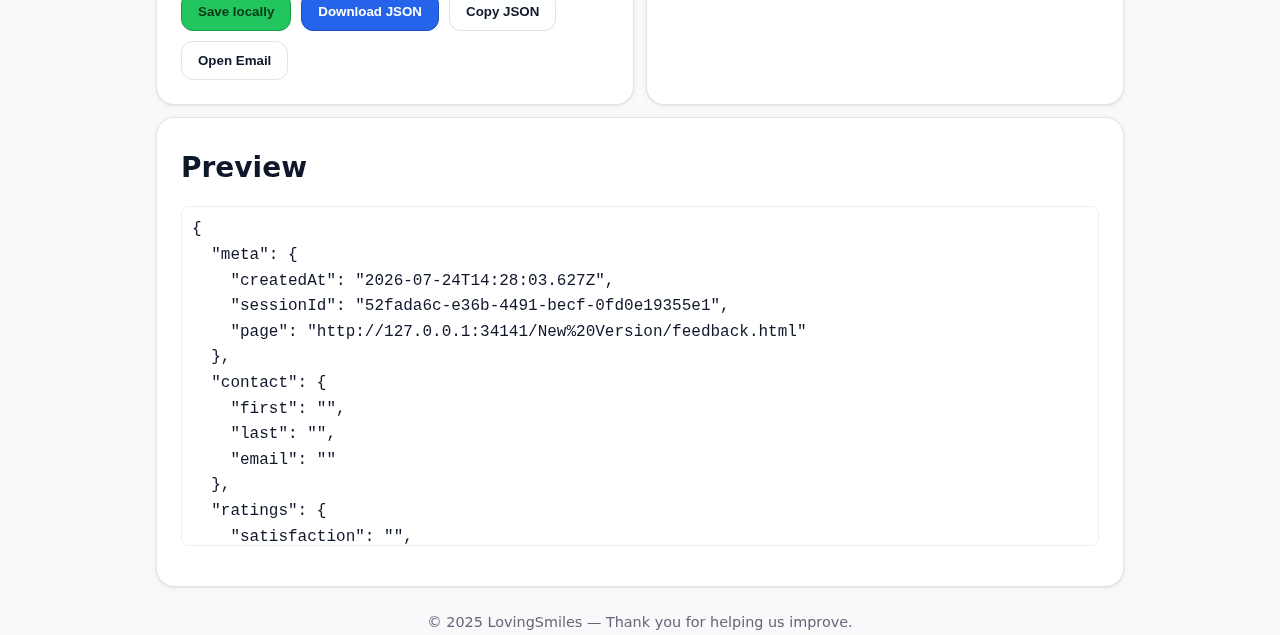
<file: New Version/feedback.html>
<!DOCTYPE html>
<html lang="en">
<head>
<meta charset="utf-8" />
<meta name="viewport" content="width=device-width, initial-scale=1" />
<title>LovingSmiles — Feedback</title>
<link rel="stylesheet" href="styles.css" />
<style>
  body { background:#f8f9fb }
  .wrap { max-width:1000px; margin:24px auto; padding:0 16px }
  .grid { display:grid; gap:12px }
  .g2 { grid-template-columns:1fr }
  @media (min-width:760px){ .g2{ grid-template-columns:1fr 1fr } }
  .muted{ color:#667 }
  .pill{ display:inline-block; padding:.15rem .6rem; border-radius:999px; background:#eef }
  .small{ font-size:.9rem }
  .note{ background:#fff7ed; border:1px solid #fdba74; padding:10px; border-radius:8px }
  textarea{ min-height:110px }
  .inline{ display:flex; gap:10px; align-items:center; flex-wrap:wrap }
  .mono{ font-family: ui-monospace, SFMono-Regular, Menlo, Consolas, monospace}
  .badge{ display:inline-block; padding:.1rem .5rem; border:1px solid #ddd; border-radius:10px; background:#fff }
  .actions{ display:flex; gap:10px; flex-wrap:wrap }
</style>
</head>
<body>
<header class="site-header">
  <div class="wrap" style="display:flex;justify-content:space-between;align-items:center">
    <div class="brand">Life Compass Pro — Feedback</div>
    <nav class="inline">
      <a class="btn btn-ghost" href="index.html">🏠 Home</a>
    </nav>
  </div>
</header>

<main class="wrap grid g2">
  <!-- LEFT: Form -->
  <section class="card">
    <h2>Share Your Feedback</h2>
    <p class="muted">Thank you! Your input helps us make LovingSmiles better for everyone.</p>

    <div class="grid g2">
      <label>First name <input id="fb_first" autocomplete="given-name" /></label>
      <label>Last name <input id="fb_last" autocomplete="family-name" /></label>
      <label style="grid-column:1/-1">Email (for follow-up) <input id="fb_email" type="email" placeholder="you@example.com" autocomplete="email" /></label>
    </div>

    <hr class="mt-1 mb-1">

    <div class="grid g2">
      <label>Overall satisfaction
        <select id="fb_sat">
          <option value="">Choose…</option>
          <option>⭐</option><option>⭐⭐</option><option>⭐⭐⭐</option>
          <option>⭐⭐⭐⭐</option><option>⭐⭐⭐⭐⭐</option>
        </select>
      </label>
      <label>Would you recommend us? (NPS 0–10)
        <input id="fb_nps" type="number" min="0" max="10" placeholder="0–10" />
      </label>
      <label>How easy was it to use? (SUS-style 1–5)
        <input id="fb_sus" type="number" min="1" max="5" placeholder="1–5" />
      </label>
      <label>Plan you’re on
        <select id="fb_plan">
          <option value="">Unknown</option>
          <option>Free Trial</option><option>$1 / 1 mo</option><option>$2 / 5 mo</option>
          <option>$20 / mo</option><option>$120 / yr</option>
        </select>
      </label>
    </div>

    <hr class="mt-1 mb-1">

    <div class="grid g2">
      <label>What were you trying to do?
        <textarea id="fb_goal" placeholder="e.g., Add a goal, upload a photo, plan my week…"></textarea>
      </label>
      <label>What happened? (Actual)
        <textarea id="fb_actual" placeholder="Describe what you saw"></textarea>
      </label>
      <label>What did you expect? (Expected)
        <textarea id="fb_expected" placeholder="Describe what you expected to see"></textarea>
      </label>
      <label>Steps to reproduce (if a bug)
        <textarea id="fb_steps" placeholder="1) Go to… 2) Click… 3) Error appears…"></textarea>
      </label>
      <label>How severe is this?
        <select id="fb_severity">
          <option value="">Choose…</option>
          <option>Suggestion</option><option>Minor</option><option>Major</option><option>Blocking</option>
        </select>
      </label>
      <label>How often does it happen?
        <select id="fb_freq">
          <option value="">Choose…</option>
          <option>Once</option><option>Sometimes</option><option>Often</option><option>Always</option>
        </select>
      </label>
    </div>

    <label>Feature ideas or improvements
      <textarea id="fb_ideas" placeholder="Dream big! What would make this amazing for you?"></textarea>
    </label>

    <div class="grid g2">
      <label>Allow screenshots / files (optional)
        <input id="fb_files" type="file" multiple />
      </label>
      <label>Allow follow-up by email?
        <select id="fb_follow">
          <option>Yes</option><option>No</option>
        </select>
      </label>
    </div>

    <div class="note mt-1 small">
      <b>Privacy:</b> By default, we store this feedback locally in your browser and nothing leaves your device.
      You can download it or send it via email below. You control what you share.
    </div>

    <div class="actions mt-2">
      <button class="btn btn-success" id="fb_save">Save locally</button>
      <button class="btn btn-primary" id="fb_download">Download JSON</button>
      <button class="btn" id="fb_copy">Copy JSON</button>
      <button class="btn btn-ghost" id="fb_email">Open Email</button>
      <span id="fb_status" class="muted"></span>
    </div>
  </section>

  <!-- RIGHT: Smart Diagnostics -->
  <section class="card">
    <h2>Diagnostics (auto)</h2>
    <p class="muted small">Collected to help us debug issues. You can disable any item before sharing.</p>

    <div class="grid">
      <div class="inline"><input type="checkbox" class="diag" data-key="ua" checked /> <span>Browser (UA): <span id="ua" class="mono badge"></span></span></div>
      <div class="inline"><input type="checkbox" class="diag" data-key="lang" checked /> <span>Language: <span id="lang" class="badge"></span></span></div>
      <div class="inline"><input type="checkbox" class="diag" data-key="tz" checked /> <span>Timezone: <span id="tz" class="badge"></span></span></div>
      <div class="inline"><input type="checkbox" class="diag" data-key="screen" checked /> <span>Screen: <span id="screen" class="badge"></span></span></div>
      <div class="inline"><input type="checkbox" class="diag" data-key="vp" checked /> <span>Viewport: <span id="vp" class="badge"></span></span></div>
      <div class="inline"><input type="checkbox" class="diag" data-key="mem" checked /> <span>Device Memory: <span id="mem" class="badge"></span></span></div>
      <div class="inline"><input type="checkbox" class="diag" data-key="cpu" checked /> <span>CPU Threads: <span id="cpu" class="badge"></span></span></div>
      <div class="inline"><input type="checkbox" class="diag" data-key="net" checked /> <span>Network: <span id="net" class="badge"></span></span></div>
      <div class="inline"><input type="checkbox" class="diag" data-key="battery" checked /> <span>Battery: <span id="battery" class="badge"></span></span></div>
      <div class="inline"><input type="checkbox" class="diag" data-key="online" checked /> <span>Online: <span id="online" class="badge"></span></span></div>
      <div class="inline"><input type="checkbox" class="diag" data-key="perf" checked /> <span>Perf (ms to interactive): <span id="perf" class="badge"></span></span></div>
      <div class="inline"><input type="checkbox" class="diag" data-key="session" checked /> <span>Session Id: <span id="sid" class="badge mono"></span></span></div>
    </div>
  </section>

  <!-- PREVIEW -->
  <section class="card" style="grid-column:1/-1">
    <h2>Preview</h2>
    <pre id="preview" class="mono" style="white-space:pre-wrap;background:#fff;padding:10px;border:1px solid #eee;border-radius:8px;max-height:340px;overflow:auto"></pre>
  </section>
</main>

<footer class="wrap muted small" style="text-align:center">
  © 2025 LovingSmiles — Thank you for helping us improve.
</footer>

<script>
const LS_KEY = 'lc_feedback_v1';

const $ = s => document.querySelector(s);
const $$ = s => Array.from(document.querySelectorAll(s));
const download = (name, text, type='application/json')=>{
  const blob = new Blob([text], {type}); const a=document.createElement('a');
  a.href = URL.createObjectURL(blob); a.download = name; a.click(); setTimeout(()=>URL.revokeObjectURL(a.href),500);
};
const sid = crypto?.randomUUID?.() || Math.random().toString(36).slice(2);
let diag = { sid };

async function getBattery() {
  try { const b = await navigator.getBattery(); return `${Math.round(b.level*100)}% ${b.charging?'(charging)':''}`; }
  catch { return 'n/a'; }
}
function getNet(){
  const c = navigator.connection || navigator.mozConnection || navigator.webkitConnection;
  if(!c) return 'n/a';
  const bits = [];
  if(c.effectiveType) bits.push(c.effectiveType);
  if(c.downlink) bits.push(c.downlink+'Mbps');
  if(c.rtt) bits.push(c.rtt+'ms');
  return bits.join(' • ') || 'n/a';
}
function timeToInteractive(){
  const t=performance.timing;
  if(!t || !t.domInteractive) return 'n/a';
  return (t.domInteractive - t.navigationStart)+' ms';
}
function collectDiagnostics(){
  diag.ua = navigator.userAgent;
  diag.lang = navigator.language;
  diag.tz = Intl.DateTimeFormat().resolvedOptions().timeZone;
  diag.screen = `${screen.width}x${screen.height} @${window.devicePixelRatio||1}x`;
  diag.vp = `${window.innerWidth}x${window.innerHeight}`;
  diag.mem = (navigator.deviceMemory? navigator.deviceMemory+' GB' : 'n/a');
  diag.cpu = (navigator.hardwareConcurrency? navigator.hardwareConcurrency+' threads' : 'n/a');
  diag.net = getNet();
  diag.online = navigator.onLine ? 'online' : 'offline';
  diag.perf = timeToInteractive();
}
async function enrichAsync(){
  diag.battery = await getBattery();
  updateDiagUI();
  render();
}
function updateDiagUI(){
  $('#ua').textContent=diag.ua;
  $('#lang').textContent=diag.lang;
  $('#tz').textContent=diag.tz;
  $('#screen').textContent=diag.screen;
  $('#vp').textContent=diag.vp;
  $('#mem').textContent=diag.mem;
  $('#cpu').textContent=diag.cpu;
  $('#net').textContent=diag.net;
  $('#battery').textContent=diag.battery||'n/a';
  $('#online').textContent=diag.online;
  $('#perf').textContent=diag.perf;
  $('#sid').textContent=diag.sid;
}
function selectedDiagnostics(){
  const allowed = {}; $$('.diag').forEach(ch=>{
    if(ch.checked){ const k=ch.dataset.key; allowed[k]=diag[k]; }
  });
  return allowed;
}
function readFiles(){
  const files = $('#fb_files').files || [];
  // We store filenames only; attachments can be emailed manually.
  return Array.from(files).map(f=>({name:f.name, type:f.type, size:f.size}));
}
function buildPayload(){
  return {
    meta: { createdAt: new Date().toISOString(), sessionId: diag.sid, page: location.href },
    contact: {
      first: $('#fb_first').value.trim(),
      last: $('#fb_last').value.trim(),
      email: $('#fb_email').value.trim()
    },
    ratings: {
      satisfaction: $('#fb_sat').value,
      nps: $('#fb_nps').value,
      ease: $('#fb_sus').value,
      plan: $('#fb_plan').value
    },
    report: {
      goal: $('#fb_goal').value.trim(),
      expected: $('#fb_expected').value.trim(),
      actual: $('#fb_actual').value.trim(),
      steps: $('#fb_steps').value.trim(),
      severity: $('#fb_severity').value,
      frequency: $('#fb_freq').value,
      ideas: $('#fb_ideas').value.trim(),
      followUp: $('#fb_follow').value
    },
    attachments: readFiles(),
    diagnostics: selectedDiagnostics()
  };
}
function render(){
  const data = buildPayload();
  $('#preview').textContent = JSON.stringify(data, null, 2);
}
function saveLocal(){
  const list = JSON.parse(localStorage.getItem(LS_KEY) || '[]');
  list.push(buildPayload());
  localStorage.setItem(LS_KEY, JSON.stringify(list));
  $('#fb_status').textContent = '✅ Saved locally ('+list.length+' total).';
}
function copyJSON(){
  const txt = $('#preview').textContent;
  navigator.clipboard?.writeText(txt).then(()=>$('#fb_status').textContent='✅ Copied to clipboard').catch(()=>{});
}
function emailJSON(){
  const to = 'feedback@lovingsmiles.example'; // change later
  const subject = encodeURIComponent('LovingSmiles Feedback');
  const body = encodeURIComponent($('#preview').textContent.slice(0,6000)); // mailto limit
  location.href = `mailto:${to}?subject=${subject}&body=${body}`;
}

// Hooks
['input','change'].forEach(evt=>{
  document.addEventListener(evt, (e)=>{
    if(e.target.closest('main')) render();
  });
});
$('#fb_save').addEventListener('click', saveLocal);
$('#fb_download').addEventListener('click', ()=>download(`feedback-${diag.sid}.json`, $('#preview').textContent));
$('#fb_copy').addEventListener('click', copyJSON);
$('#fb_email').addEventListener('click', emailJSON);
$$('.diag').forEach(ch=>ch.addEventListener('change', render));

// Init
collectDiagnostics();
updateDiagUI();
enrichAsync();
render();
</script>
</body>
</html>
</file>
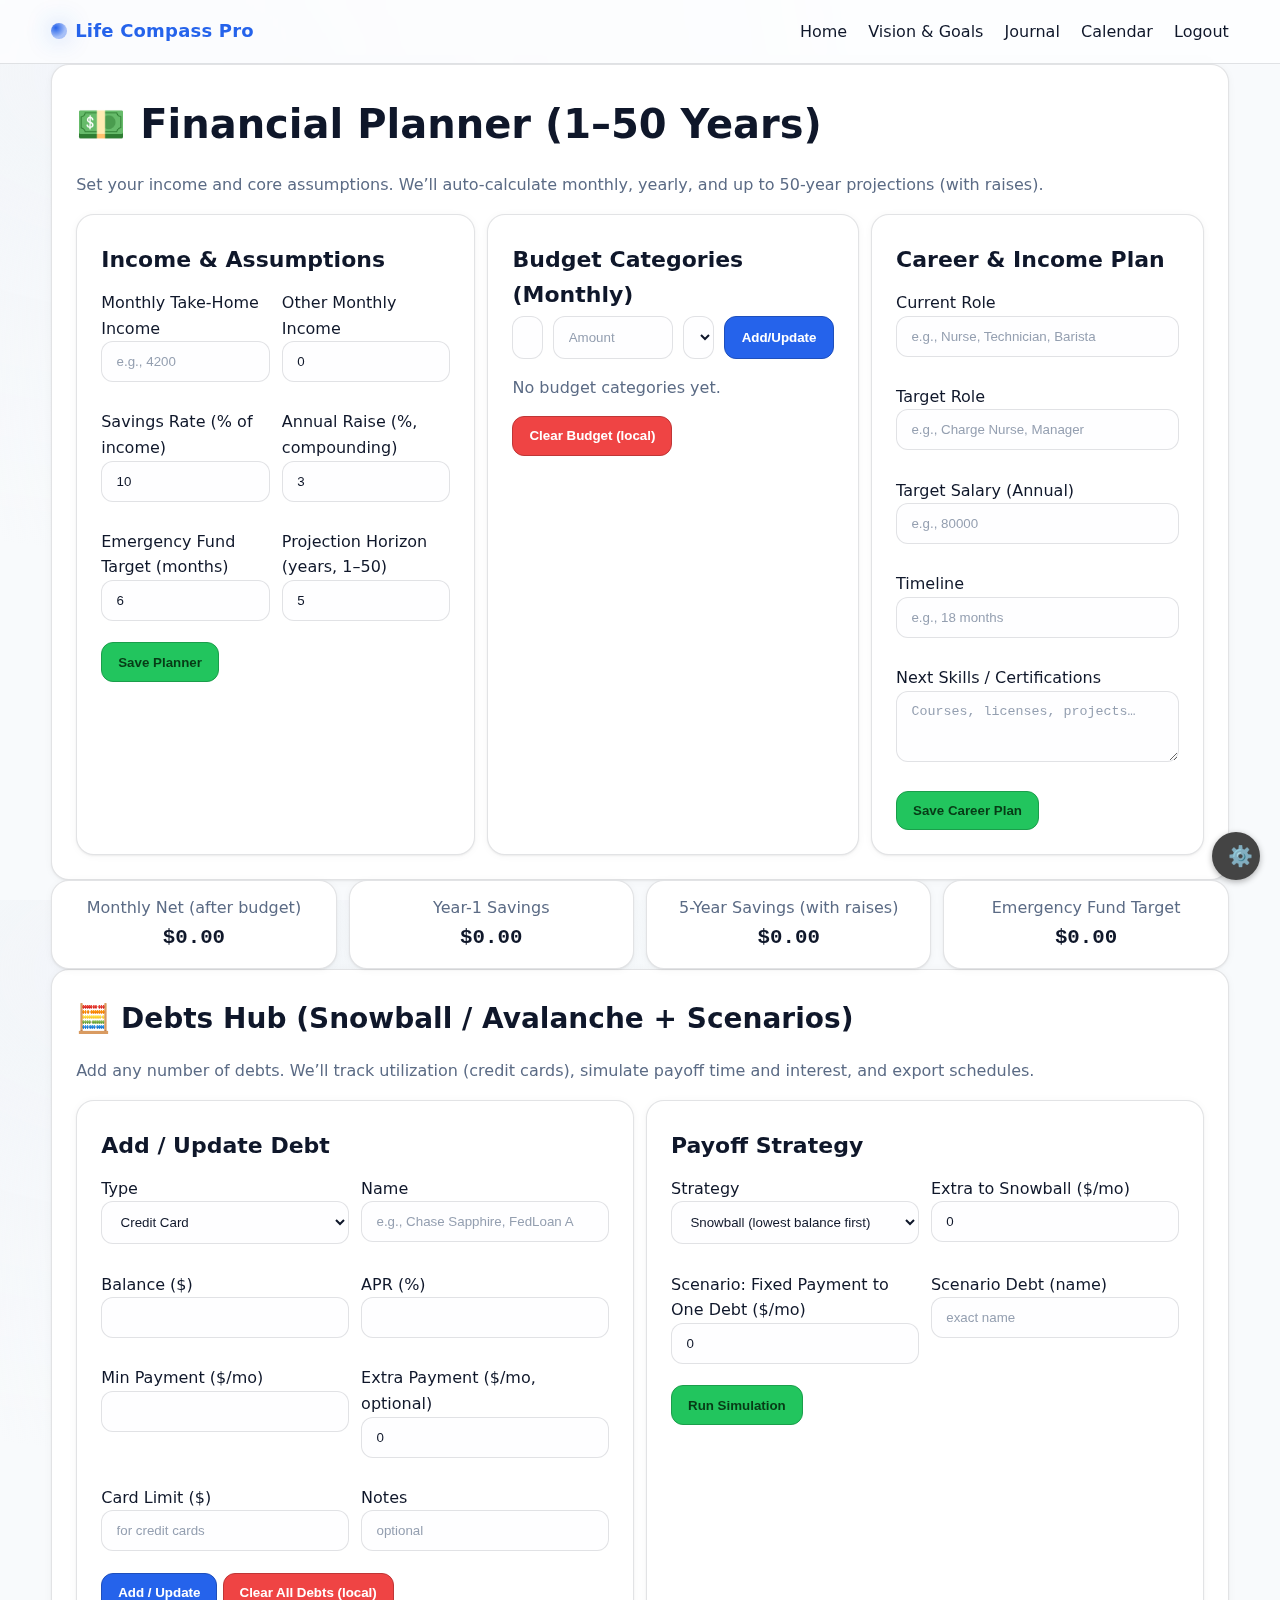
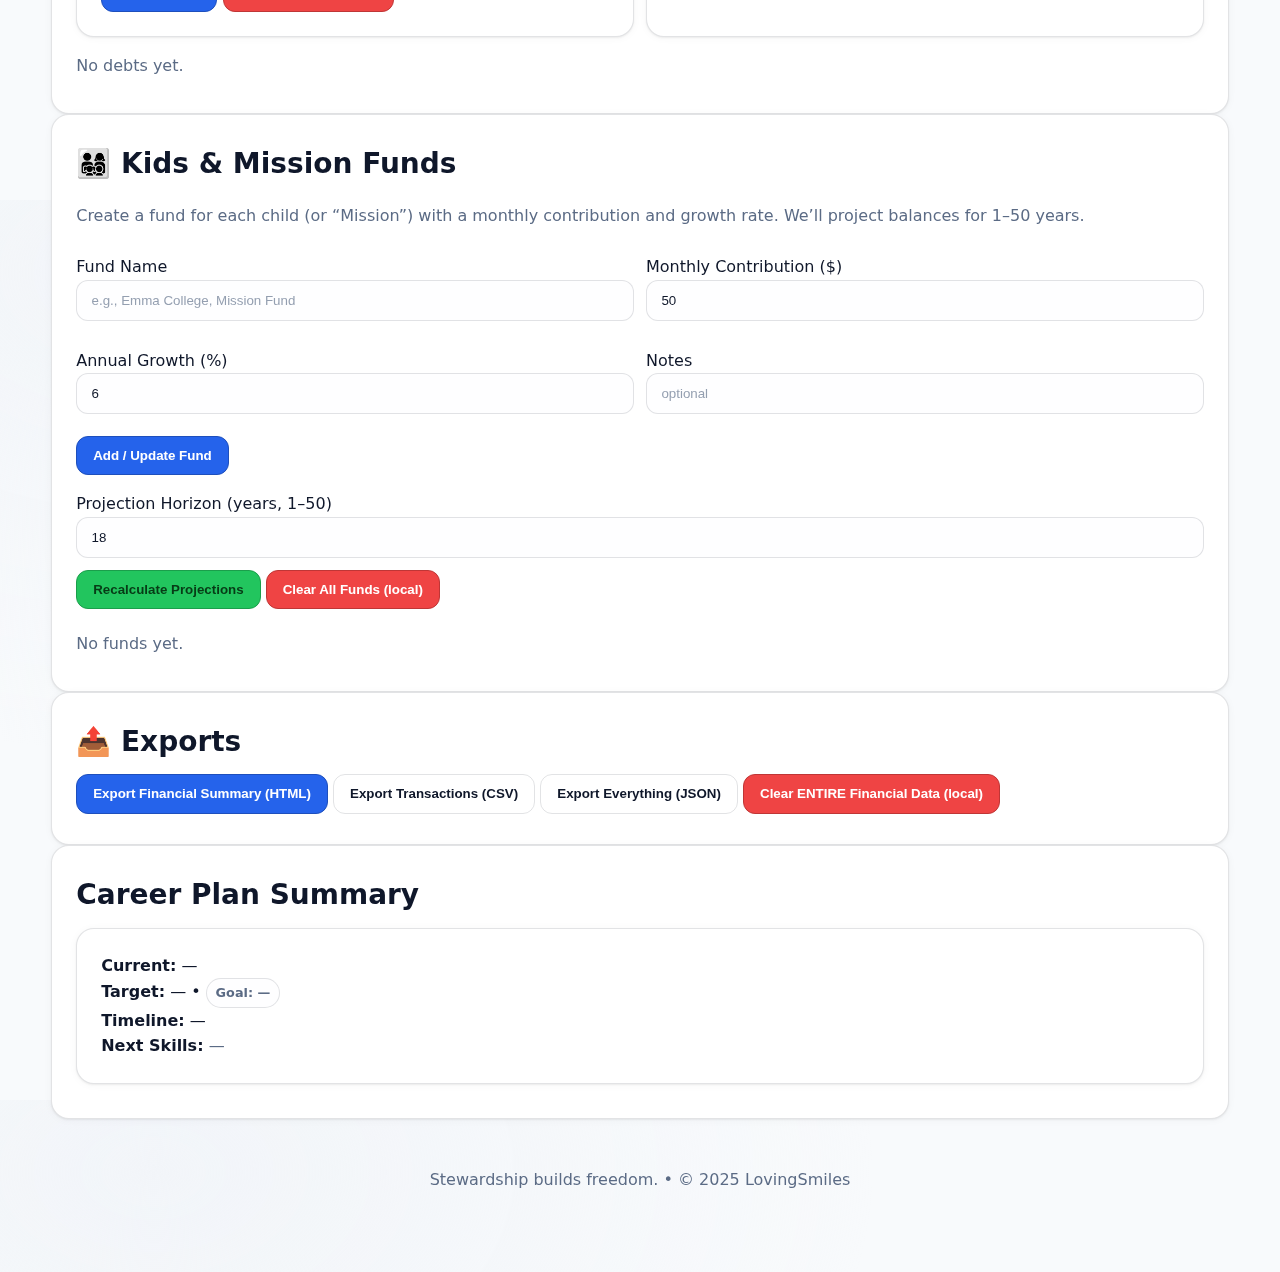
<file: New Version/financial.html>
<!DOCTYPE html>
<html lang="en">
<head>
<meta charset="utf-8" />
<meta name="viewport" content="width=device-width,initial-scale=1" />
<title>Life Compass — Financial (Pro)</title>
<link rel="stylesheet" href="styles.css" />
<style>
  .mono{font-variant-numeric:tabular-nums; font-family:ui-monospace,Menlo,Consolas,monospace}
  .kpi{display:grid;gap:12px;grid-template-columns:repeat(2,1fr)}
  @media(min-width:1100px){.kpi{grid-template-columns:repeat(4,1fr)}}
  .kpi .card{padding:14px;text-align:center}
  .grid3{display:grid;gap:12px;grid-template-columns:1fr}
  @media(min-width:1100px){.grid3{grid-template-columns:1.2fr 1fr 1fr}}
  .budget-row{display:grid;gap:10px;grid-template-columns:1.2fr 120px 1fr 110px}
  @media(max-width:900px){.budget-row{grid-template-columns:1fr}}
  .actions{display:flex;gap:8px;flex-wrap:wrap}
  .table-compact th,.table-compact td{padding:.55rem .7rem}
  .pill{display:inline-block;border:1px solid var(--line);border-radius:999px;padding:.15rem .5rem;color:var(--muted);font-size:.85rem}
  .two{display:grid;gap:12px;grid-template-columns:1fr}
  @media(min-width:900px){.two{grid-template-columns:1fr 1fr}}
  .three{display:grid;gap:12px;grid-template-columns:1fr}
  @media(min-width:1200px){.three{grid-template-columns:1fr 1fr 1fr}}
  .scroll-x{overflow:auto}
</style>
</head>
<body>
<header class="site-header">
  <div class="wrap">
    <a class="brand" href="index.html">Life Compass Pro</a>
    <nav>
      <a href="index.html#home">Home</a>
      <a href="vision.html">Vision & Goals</a>
      <a href="journal.html">Journal</a>
      <a href="calendar.html">Calendar</a>
      <a href="#" id="logoutBtn">Logout</a>
    </nav>
  </div>
</header>

<main class="wrap">

  <!-- PLANNER -->
  <section class="card">
    <h1>💵 Financial Planner (1–50 Years)</h1>
    <p class="muted">Set your income and core assumptions. We’ll auto-calculate monthly, yearly, and up to 50-year projections (with raises).</p>
    <div class="grid3">
      <!-- Income & Assumptions -->
      <div class="card">
        <h3>Income & Assumptions</h3>
        <div class="form-grid cols-2">
          <label>Monthly Take-Home Income
            <input id="fp_income" type="number" step="0.01" placeholder="e.g., 4200">
          </label>
          <label>Other Monthly Income
            <input id="fp_other" type="number" step="0.01" value="0">
          </label>
          <label>Savings Rate (% of income)
            <input id="fp_save_rate" type="number" step="1" min="0" max="100" value="10">
          </label>
          <label>Annual Raise (%, compounding)
            <input id="fp_raise" type="number" step="0.1" min="0" value="3">
          </label>
          <label>Emergency Fund Target (months)
            <input id="fp_emerg_months" type="number" step="1" min="0" value="6">
          </label>
          <label>Projection Horizon (years, 1–50)
            <input id="fp_horizon" type="number" min="1" max="50" value="5">
          </label>
        </div>
        <button id="fp_save" class="btn btn-success mt-2">Save Planner</button>
      </div>

      <!-- Budget -->
      <div class="card">
        <h3>Budget Categories (Monthly)</h3>
        <div class="form-grid">
          <div class="budget-row">
            <input id="b_cat" placeholder="e.g., Housing">
            <input id="b_amt" type="number" step="0.01" placeholder="Amount">
            <select id="b_type">
              <option value="Need">Need</option>
              <option value="Want">Want</option>
              <option value="Debt">Debt</option>
              <option value="Invest">Invest</option>
              <option value="Give">Give</option>
              <option value="Other">Other</option>
            </select>
            <button id="b_add" class="btn btn-primary">Add/Update</button>
          </div>
        </div>
        <div id="b_list" class="stack-md mt-2"></div>
        <div class="stack-sm">
          <button id="b_clear" class="btn btn-danger">Clear Budget (local)</button>
        </div>
      </div>

      <!-- Career -->
      <div class="card">
        <h3>Career & Income Plan</h3>
        <div class="form-grid">
          <label>Current Role <input id="cp_role" placeholder="e.g., Nurse, Technician, Barista"></label>
          <label>Target Role <input id="cp_goal_role" placeholder="e.g., Charge Nurse, Manager"></label>
          <label>Target Salary (Annual) <input id="cp_goal_salary" type="number" step="1000" placeholder="e.g., 80000"></label>
          <label>Timeline <input id="cp_timeline" placeholder="e.g., 18 months"></label>
          <label>Next Skills / Certifications <textarea id="cp_skills" rows="3" placeholder="Courses, licenses, projects…"></textarea></label>
        </div>
        <button id="cp_save" class="btn btn-success mt-2">Save Career Plan</button>
      </div>
    </div>
  </section>

  <!-- KPIs -->
  <section class="kpi">
    <div class="card"><div class="muted">Monthly Net (after budget)</div><div id="k_month" class="mono" style="font-weight:800;font-size:1.3rem">$0.00</div></div>
    <div class="card"><div class="muted">Year-1 Savings</div><div id="k_year" class="mono" style="font-weight:800;font-size:1.3rem">$0.00</div></div>
    <div class="card"><div class="muted"><span id="k_span">5-Year</span> Savings (with raises)</div><div id="k_yrs" class="mono" style="font-weight:800;font-size:1.3rem">$0.00</div></div>
    <div class="card"><div class="muted">Emergency Fund Target</div><div id="k_emerg" class="mono" style="font-weight:800;font-size:1.3rem">$0.00</div></div>
  </section>

  <!-- DEBTS -->
  <section class="card">
    <h2>🧮 Debts Hub (Snowball / Avalanche + Scenarios)</h2>
    <p class="muted">Add any number of debts. We’ll track utilization (credit cards), simulate payoff time and interest, and export schedules.</p>

    <div class="two">
      <div class="card">
        <h3>Add / Update Debt</h3>
        <div class="form-grid cols-2">
          <label>Type
            <select id="d_type">
              <option>Credit Card</option>
              <option>Student Loan</option>
              <option>Personal Loan</option>
              <option>Car Loan</option>
              <option>Home Loan</option>
              <option>401k Loan</option>
              <option>Other</option>
            </select>
          </label>
          <label>Name <input id="d_name" placeholder="e.g., Chase Sapphire, FedLoan A"></label>
          <label>Balance ($) <input id="d_balance" type="number" step="0.01"></label>
          <label>APR (%) <input id="d_apr" type="number" step="0.01"></label>
          <label>Min Payment ($/mo) <input id="d_min" type="number" step="0.01"></label>
          <label>Extra Payment ($/mo, optional) <input id="d_extra" type="number" step="0.01" value="0"></label>
          <label class="cc-only">Card Limit ($) <input id="d_limit" type="number" step="0.01" placeholder="for credit cards"></label>
          <label>Notes <input id="d_note" placeholder="optional"></label>
        </div>
        <button id="d_add" class="btn btn-primary mt-2">Add / Update</button>
        <button id="d_clear" class="btn btn-danger mt-2">Clear All Debts (local)</button>
      </div>

      <div class="card">
        <h3>Payoff Strategy</h3>
        <div class="form-grid cols-2">
          <label>Strategy
            <select id="d_strategy">
              <option value="snowball">Snowball (lowest balance first)</option>
              <option value="avalanche">Avalanche (highest APR first)</option>
            </select>
          </label>
          <label>Extra to Snowball ($/mo) <input id="d_snow_extra" type="number" step="0.01" value="0"></label>
          <label>Scenario: Fixed Payment to One Debt ($/mo) <input id="d_whatif_pay" type="number" step="0.01" value="0"></label>
          <label>Scenario Debt (name) <input id="d_whatif_name" placeholder="exact name"></label>
        </div>
        <button id="d_run" class="btn btn-success mt-2">Run Simulation</button>
        <div id="d_results" class="stack-md mt-2"></div>
      </div>
    </div>

    <div id="d_list" class="stack-md mt-2"></div>
  </section>

  <!-- KIDS & MISSION FUNDS -->
  <section class="card">
    <h2>👨‍👩‍👧‍👦 Kids & Mission Funds</h2>
    <p class="muted">Create a fund for each child (or “Mission”) with a monthly contribution and growth rate. We’ll project balances for 1–50 years.</p>
    <div class="form-grid cols-2">
      <label>Fund Name <input id="f_name" placeholder="e.g., Emma College, Mission Fund"></label>
      <label>Monthly Contribution ($) <input id="f_monthly" type="number" step="0.01" value="50"></label>
      <label>Annual Growth (%) <input id="f_growth" type="number" step="0.1" value="6"></label>
      <label>Notes <input id="f_notes" placeholder="optional"></label>
    </div>
    <button id="f_add" class="btn btn-primary mt-2">Add / Update Fund</button>
    <div class="stack-sm mt-2">
      <label>Projection Horizon (years, 1–50) <input id="f_horizon" type="number" min="1" max="50" value="18"></label>
      <button id="f_calc" class="btn btn-success">Recalculate Projections</button>
      <button id="f_clear" class="btn btn-danger">Clear All Funds (local)</button>
    </div>
    <div id="f_list" class="stack-md mt-2"></div>
  </section>

  <!-- EXPORT -->
  <section class="card">
    <h2>📤 Exports</h2>
    <div class="stack-sm">
      <button id="ex_html" class="btn btn-primary">Export Financial Summary (HTML)</button>
      <button id="ex_csv" class="btn btn-ghost">Export Transactions (CSV)</button>
      <button id="ex_json" class="btn btn-ghost">Export Everything (JSON)</button>
      <button id="all_clear" class="btn btn-danger">Clear ENTIRE Financial Data (local)</button>
    </div>
  </section>

  <!-- CAREER SUMMARY -->
  <section class="card">
    <h2>Career Plan Summary</h2>
    <div id="cp_view" class="stack-md"></div>
  </section>

</main>

<footer>
  <p>Stewardship builds freedom. • © 2025 LovingSmiles</p>
</footer>

<script>
/* ===== Helpers ===== */
const $=(s,r=document)=>r.querySelector(s), $$=(s,r=document)=>Array.from(r.querySelectorAll(s));
const save=(k,v)=>localStorage.setItem(k,JSON.stringify(v));
const read=(k,fb)=>{ try{ return JSON.parse(localStorage.getItem(k)) ?? fb } catch { return fb } };
const uid=()=>crypto?.randomUUID?.()||Math.random().toString(36).slice(2);
const money=n=>(isNaN(+n)?0:+n);
const fmt=n=>'$'+(Number(n)||0).toLocaleString(undefined,{minimumFractionDigits:2,maximumFractionDigits:2});
const todayISO=()=>new Date().toISOString().slice(0,10);
function dl(name,blob){const a=document.createElement('a');a.href=URL.createObjectURL(blob);a.download=name;a.click();setTimeout(()=>URL.revokeObjectURL(a.href),800);}
function esc(s){return String(s??'').replace(/</g,'&lt;')}

/* ===== State ===== */
const K='lc_financial_pro_v3';
let state=read(K,{
  planner:{income:0,other:0,saveRate:10,raise:3,emergMonths:6,horizon:5},
  budget:{}, // cat -> {amount,type}
  tx:[],     // transactions
  career:{role:'',goalRole:'',goalSalary:'',timeline:'',skills:''},
  debts:[],  // {id,type,name,balance,apr,min,extra,limit,note}
  funds:[]   // {id,name,monthly,growth,notes}
});

/* ===== Planner ===== */
function calcKPIs(){
  const incMonthly=money(state.planner.income)+money(state.planner.other);
  const budMonthly=Object.values(state.budget).reduce((s,b)=>s+money(b.amount),0);
  const saveRate=Math.max(0,Math.min(100,money(state.planner.saveRate)))/100;
  const raise=Math.max(0,money(state.planner.raise))/100;
  const horizon=Math.max(1,Math.min(50,parseInt(state.planner.horizon||'5',10)));

  const netMonthly=incMonthly - budMonthly;
  const explicitMonthly=incMonthly*saveRate;
  const year1=(explicitMonthly + Math.max(0,netMonthly))*12;

  let proj=0, inc=incMonthly;
  for(let y=1;y<=horizon;y++){
    if(y>1) inc*=(1+raise);
    proj += (inc*saveRate + Math.max(0,inc - budMonthly))*12;
  }

  // essentials = Needs + Debt; fallback to total budget if empty
  const essentials = Object.values(state.budget).filter(b=>['Need','Debt'].includes(b.type)).reduce((s,b)=>s+money(b.amount),0) || budMonthly;
  const emerg = essentials * Math.max(0, state.planner.emergMonths||0);

  $('#k_month').textContent=fmt(netMonthly);
  $('#k_year').textContent=fmt(year1);
  $('#k_span').textContent=horizon+'-Year';
  $('#k_yrs').textContent=fmt(proj);
  $('#k_emerg').textContent=fmt(emerg);
}
function hydratePlanner(){
  $('#fp_income').value=state.planner.income||'';
  $('#fp_other').value=state.planner.other||'0';
  $('#fp_save_rate').value=state.planner.saveRate||10;
  $('#fp_raise').value=state.planner.raise||3;
  $('#fp_emerg_months').value=state.planner.emergMonths||6;
  $('#fp_horizon').value=state.planner.horizon||5;
  calcKPIs();
}
$('#fp_save').onclick=()=>{
  state.planner={
    income:money($('#fp_income').value),
    other:money($('#fp_other').value),
    saveRate:money($('#fp_save_rate').value),
    raise:money($('#fp_raise').value),
    emergMonths:Math.max(0,parseInt($('#fp_emerg_months').value||'0',10)),
    horizon:Math.max(1,Math.min(50,parseInt($('#fp_horizon').value||'5',10)))
  };
  save(K,state); calcKPIs();
};

/* ===== Budget ===== */
function renderBudget(){
  const host=$('#b_list'); host.innerHTML='';
  const entries=Object.entries(state.budget);
  if(!entries.length){ host.innerHTML='<div class="muted">No budget categories yet.</div>'; return; }
  entries.forEach(([cat,info])=>{
    const row=document.createElement('div'); row.className='card';
    row.innerHTML=`<div class="budget-row">
      <div><strong>${esc(cat)}</strong> <span class="badge">${esc(info.type||'Other')}</span></div>
      <div class="mono">${fmt(info.amount)}</div>
      <div class="muted">Per Month</div>
      <div class="actions">
        <button class="btn btn-ghost" data-edit="${esc(cat)}">Edit</button>
        <button class="btn btn-danger" data-del="${esc(cat)}">Delete</button>
      </div>
    </div>`;
    host.appendChild(row);
  });
  host.addEventListener('click',ev=>{
    const del=ev.target.getAttribute('data-del'); const ed=ev.target.getAttribute('data-edit');
    if(del){ delete state.budget[del]; save(K,state); renderBudget(); calcKPIs(); }
    if(ed){
      const n=prompt('New monthly amount for '+ed, state.budget[ed].amount);
      if(n!=null){ state.budget[ed].amount=money(n); save(K,state); renderBudget(); calcKPIs(); }
    }
  },{once:true});
}
$('#b_add').onclick=()=>{
  const cat=$('#b_cat').value.trim(); const amt=money($('#b_amt').value); const type=$('#b_type').value;
  if(!cat){alert('Enter category name'); return;}
  state.budget[cat]={amount:amt,type}; save(K,state);
  $('#b_cat').value=''; $('#b_amt').value='';
  renderBudget(); calcKPIs();
};
$('#b_clear').onclick=()=>{ if(confirm('Clear all budget categories?')){ state.budget={}; save(K,state); renderBudget(); calcKPIs(); } };

/* ===== Career ===== */
$('#cp_save').onclick=()=>{
  state.career={
    role:$('#cp_role').value.trim(),
    goalRole:$('#cp_goal_role').value.trim(),
    goalSalary:money($('#cp_goal_salary').value),
    timeline:$('#cp_timeline').value.trim(),
    skills:$('#cp_skills').value.trim()
  };
  save(K,state); renderCareer();
};
function renderCareer(){
  const c=state.career||{};
  $('#cp_view').innerHTML=`<div class="card">
    <strong>Current:</strong> ${esc(c.role)||'—'}<br>
    <strong>Target:</strong> ${esc(c.goalRole)||'—'} • <span class="badge">Goal: ${c.goalSalary?fmt(c.goalSalary):'—'}</span><br>
    <strong>Timeline:</strong> ${esc(c.timeline)||'—'}<br>
    <strong>Next Skills:</strong> <span class="muted">${esc(c.skills)||'—'}</span>
  </div>`;
}

/* ===== Debts ===== */
function showLimitField(){ // show card limit only for credit card
  const isCC = $('#d_type').value==='Credit Card';
  $('.cc-only').style.display = isCC ? 'block' : 'none';
}
$('#d_type').addEventListener('change', showLimitField); showLimitField();

function renderDebts(){
  const host=$('#d_list'); host.innerHTML='';
  if(!state.debts.length){ host.innerHTML='<div class="muted">No debts yet.</div>'; return; }
  state.debts.slice().reverse().forEach(d=>{
    const util = (d.type==='Credit Card' && d.limit>0) ? (d.balance/d.limit*100) : null;
    const div=document.createElement('div'); div.className='card';
    div.innerHTML=`<h3>${esc(d.name||d.type)} <span class="pill">${esc(d.type)}</span>
      <span class="badge">APR: ${(+d.apr||0).toFixed(2)}%</span>
      <span class="badge">Min: ${fmt(d.min||0)}</span>
      ${d.extra?`<span class="badge">Extra: ${fmt(d.extra)}</span>`:''}
      ${util!=null?`<span class="badge">Util: ${util.toFixed(1)}%</span>`:''}
      </h3>
      <p class="muted">Balance: <b class="mono">${fmt(d.balance||0)}</b>${d.limit?` • Limit: <b class="mono">${fmt(d.limit)}</b>`:''}${d.note?` • ${esc(d.note)}`:''}</p>
      <div class="actions">
        <button class="btn btn-ghost" data-edit="${d.id}">Edit</button>
        <button class="btn btn-danger" data-del="${d.id}">Delete</button>
      </div>`;
    host.appendChild(div);
  });
  host.addEventListener('click',ev=>{
    const idDel=ev.target.getAttribute('data-del'); const idEd=ev.target.getAttribute('data-edit');
    if(idDel){ state.debts=state.debts.filter(x=>x.id!==idDel); save(K,state); renderDebts(); }
    if(idEd){
      const d=state.debts.find(x=>x.id===idEd); if(!d) return;
      const nb=prompt('New balance', d.balance); if(nb!=null) d.balance=money(nb);
      const na=prompt('New APR (%)', d.apr); if(na!=null) d.apr=money(na);
      const nm=prompt('New min payment', d.min); if(nm!=null) d.min=money(nm);
      save(K,state); renderDebts();
    }
  },{once:true});
}

$('#d_add').onclick=()=>{
  const d={
    id: $('#d_name').value.trim() ? uid() : uid(),
    type: $('#d_type').value,
    name: $('#d_name').value.trim() || $('#d_type').value,
    balance: money($('#d_balance').value),
    apr: money($('#d_apr').value),
    min: money($('#d_min').value),
    extra: money($('#d_extra').value),
    limit: money($('#d_limit').value),
    note: $('#d_note').value.trim()
  };
  if(!d.balance || isNaN(d.apr)){ alert('Balance and APR are required'); return; }
  const idx = state.debts.findIndex(x=>x.name.toLowerCase()===d.name.toLowerCase());
  if(idx>=0) state.debts[idx]=Object.assign(state.debts[idx], d);
  else state.debts.push(d);
  save(K,state);
  ['d_name','d_balance','d_apr','d_min','d_extra','d_limit','d_note'].forEach(i=>$('#'+i).value='');
  renderDebts();
};
$('#d_clear').onclick=()=>{ if(confirm('Clear ALL debts (local)?')){ state.debts=[]; save(K,state); renderDebts(); $('#d_results').innerHTML=''; } };

/* Debt math helpers */
function monthlyRate(apr){ return (apr/100)/12; }
function simulatePayoff(debts, strategy='snowball', snowExtra=0, whatIfName='', whatIfExtra=0){
  // deep copy
  debts = debts.map(d=>({...d}));
  // extra applied to specific debt name (scenario)
  if(whatIfName && whatIfExtra>0){
    const t=debts.find(d=>d.name.toLowerCase()===whatIfName.toLowerCase());
    if(t) t.extra = (t.extra||0) + whatIfExtra;
  }
  // order
  let orderFn = strategy==='avalanche'
    ? (a,b)=> b.apr - a.apr
    : (a,b)=> a.balance - b.balance;

  let month=0, totalInterest=0, schedules={}, finished=false;
  debts.forEach(d=>schedules[d.name]=[]);
  while(!finished && month<6000){ // hard cap ~500 years
    month++;
    // sort active debts
    const active = debts.filter(d=>d.balance>0).sort(orderFn);
    if(!active.length){ finished=true; break; }
    // compute min+extra and roll snowball
    let snowball = snowExtra;
    for(const d of active){
      const r = monthlyRate(d.apr);
      const interest = d.balance * r;
      let pay = Math.max(0, (d.min||0) + (d.extra||0));
      // add snowball to the first active debt only
      if(active[0]===d && snowball>0) { pay += snowball; }
      if(pay <= interest+0.01){ pay = interest+0.01; } // prevent negative amortization
      const principal = Math.min(d.balance, pay - interest);
      d.balance = +(d.balance - principal).toFixed(10);
      totalInterest += interest;
      schedules[d.name].push({m:month, interest:+interest.toFixed(2), principal:+principal.toFixed(2), balance:+d.balance.toFixed(2), payment:+pay.toFixed(2)});
      // if paid off this month, add any leftover to next snowball next month
      if(d.balance<=0.005){
        const over = pay - (interest + principal);
        snowball += (d.min||0) + (d.extra||0) + (over>0?over:0);
        d.balance = 0;
      }
    }
    // stop if all zero
    finished = debts.every(d=>d.balance<=0);
  }
  const months = month;
  const years = Math.floor(months/12), remMonths = months%12;
  return {months, years, remMonths, totalInterest, schedules};
}

$('#d_run').onclick=()=>{
  if(!state.debts.length){ alert('Add debts first'); return; }
  const strat=$('#d_strategy').value;
  const snow=money($('#d_snow_extra').value);
  const whatIf=money($('#d_whatif_pay').value);
  const whatName=$('#d_whatif_name').value.trim();

  const res = simulatePayoff(state.debts, strat, snow, whatName, whatIf);

  // summary
  const days = Math.round(res.months * 30.44);
  const wrap = document.createElement('div');
  wrap.className='card';
  wrap.innerHTML = `<h3>Results</h3>
    <p class="muted">Time to debt-free: <b>${res.years} years ${res.remMonths} months</b> (~${days.toLocaleString()} days). Total interest: <b class="mono">${fmt(res.totalInterest)}</b></p>
    <div class="stack-sm">
      <button class="btn btn-primary" id="d_export_html">Export Amortization (HTML)</button>
      <button class="btn btn-ghost" id="d_export_json">Export Amortization (JSON)</button>
      <button class="btn btn-ghost" id="d_export_csv">Export Amortization (CSV)</button>
    </div>`;
  const host=$('#d_results'); host.innerHTML=''; host.appendChild(wrap);

  // attach exports
  $('#d_export_json').onclick=()=>dl('debt_amortization.json', new Blob([JSON.stringify(res,null,2)],{type:'application/json'}));
  $('#d_export_csv').onclick=()=>{
    // flatten schedules
    const rows=[];
    Object.entries(res.schedules).forEach(([name,sch])=>{
      sch.forEach(r=>rows.push({debt:name,month:r.m,interest:r.interest,principal:r.principal,ending_balance:r.balance,payment:r.payment}));
    });
    const keys=['debt','month','interest','principal','ending_balance','payment'];
    const esc=s=>`"${String(s??'').replace(/"/g,'""')}"`;
    const csv=keys.map(esc).join(',')+'\n'+rows.map(r=>keys.map(k=>esc(r[k])).join(',')).join('\n');
    dl('debt_amortization.csv', new Blob([csv],{type:'text/csv'}));
  };
  $('#d_export_html').onclick=()=>{
    const parts = Object.entries(res.schedules).map(([name,sch])=>{
      return `<div class="card"><h3>${esc(name)}</h3>
      <table style="border-collapse:collapse;width:100%">
      <thead><tr><th>Month</th><th>Payment</th><th>Interest</th><th>Principal</th><th>Ending Balance</th></tr></thead>
      <tbody>${sch.map(r=>`<tr><td>${r.m}</td><td>${fmt(r.payment)}</td><td>${fmt(r.interest)}</td><td>${fmt(r.principal)}</td><td>${fmt(r.balance)}</td></tr>`).join('')}</tbody></table></div>`;
    }).join('');
    const html = `<!doctype html><meta charset="utf-8"><title>Debt Amortization</title><style>
      body{font:16px/1.6 system-ui;margin:40px;max-width:1100px}
      table{border-collapse:collapse;width:100%} th,td{border:1px solid #ddd;padding:6px;text-align:right} th{text-align:left;background:#f6f7fb}
      .card{border:1px solid #ddd;border-radius:12px;padding:16px;margin:10px 0}
    </style><h1>Debt Amortization — Life Compass Pro</h1>
    <p>Time to debt-free: ${res.years} years ${res.remMonths} months; Total interest: ${fmt(res.totalInterest)}</p>${parts}`;
    dl('debt_amortization.html', new Blob([html],{type:'text/html'}));
  };
};

/* ===== Kids & Mission Funds ===== */
function futureValueMonthly(pmt, yearlyRate, years){
  const r = yearlyRate/100/12, n = years*12;
  if(r===0) return pmt*n;
  return pmt * ((Math.pow(1+r,n)-1)/r);
}
function renderFunds(){
  const host=$('#f_list'); host.innerHTML='';
  if(!state.funds.length){ host.innerHTML='<div class="muted">No funds yet.</div>'; return; }
  const horizon = Math.max(1, Math.min(50, parseInt($('#f_horizon').value||'18',10)));
  state.funds.slice().reverse().forEach(f=>{
    const proj = [];
    for(let y=1;y<=horizon;y++){
      proj.push({year:y, value: futureValueMonthly(f.monthly, f.growth, y)});
    }
    const div=document.createElement('div'); div.className='card';
    div.innerHTML=`<h3>${esc(f.name)} <span class="badge">Monthly: ${fmt(f.monthly)}</span> <span class="badge">Growth: ${(+f.growth||0).toFixed(1)}%</span></h3>
      ${f.notes?`<p class="muted">${esc(f.notes)}</p>`:''}
      <div class="scroll-x">
        <table class="table table-compact"><thead><tr><th>Year</th><th class="right">Balance</th></tr></thead><tbody>
        ${proj.map(p=>`<tr><td>${p.year}</td><td class="right mono">${fmt(p.value)}</td></tr>`).join('')}
        </tbody></table>
      </div>
      <div class="actions mt-1">
        <button class="btn btn-ghost" data-edit="${f.id}">Edit</button>
        <button class="btn btn-danger" data-del="${f.id}">Delete</button>
      </div>`;
    host.appendChild(div);
  });
  host.addEventListener('click',ev=>{
    const idDel=ev.target.getAttribute('data-del'); const idEd=ev.target.getAttribute('data-edit');
    if(idDel){ state.funds=state.funds.filter(x=>x.id!==idDel); save(K,state); renderFunds(); }
    if(idEd){
      const f=state.funds.find(x=>x.id===idEd); if(!f)return;
      const nm=prompt('New monthly $', f.monthly); if(nm!=null) f.monthly=money(nm);
      const gr=prompt('New annual growth %', f.growth); if(gr!=null) f.growth=money(gr);
      save(K,state); renderFunds();
    }
  },{once:true});
}
$('#f_add').onclick=()=>{
  const f={
    id: uid(),
    name: $('#f_name').value.trim() || 'Fund',
    monthly: money($('#f_monthly').value),
    growth: money($('#f_growth').value),
    notes: $('#f_notes').value.trim()
  };
  const idx = state.funds.findIndex(x=>x.name.toLowerCase()===f.name.toLowerCase());
  if(idx>=0) state.funds[idx]=Object.assign(state.funds[idx], f);
  else state.funds.push(f);
  save(K,state);
  ['f_name','f_monthly','f_growth','f_notes'].forEach(i=>$('#'+i).value='');
  renderFunds();
};
$('#f_calc').onclick=renderFunds;
$('#f_clear').onclick=()=>{ if(confirm('Clear all funds (local)?')){ state.funds=[]; save(K,state); renderFunds(); } };

/* ===== Transactions (kept simple export button here) ===== */
$('#ex_csv').onclick=()=>{
  const keys=['date','category','amount','note']; const escq=s=>`"${String(s??'').replace(/"/g,'""')}"`;
  const csv=keys.map(escq).join(',')+'\n'+(state.tx||[]).map(t=>[t.date,t.cat,t.amt,t.note].map(escq).join(',')).join('\n');
  dl('transactions.csv', new Blob([csv],{type:'text/csv'}));
};

/* ===== Exports & global clear ===== */
$('#ex_json').onclick=()=>dl('financial_all.json', new Blob([JSON.stringify(state,null,2)],{type:'application/json'}));
$('#ex_html').onclick=()=>{
  const budRows = Object.entries(state.budget).map(([c,i])=>`<tr><td>${esc(c)}</td><td>${esc(i.type||'')}</td><td class="right">${fmt(i.amount)}</td></tr>`).join('') || `<tr><td colspan="3">No budget categories</td></tr>`;
  const debtRows = (state.debts||[]).map(d=>`<tr><td>${esc(d.name||d.type)}</td><td>${esc(d.type)}</td><td class="right">${fmt(d.balance)}</td><td>${(+d.apr||0).toFixed(2)}%</td><td class="right">${fmt(d.min||0)}</td><td class="right">${d.limit?fmt(d.limit):'—'}</td></tr>`).join('') || `<tr><td colspan="6">No debts</td></tr>`;
  const fundRows = (state.funds||[]).map(f=>`<tr><td>${esc(f.name)}</td><td class="right">${fmt(f.monthly)}</td><td>${(+f.growth||0).toFixed(1)}%</td><td>${esc(f.notes||'')}</td></tr>`).join('') || `<tr><td colspan="4">No funds</td></tr>`;
  const html = `<!doctype html><meta charset="utf-8"><title>Financial Summary</title><style>
    body{font:16px/1.6 system-ui;margin:40px;max-width:1000px}
    .card{border:1px solid #ddd;border-radius:12px;padding:16px;margin:10px 0}
    table{border-collapse:collapse;width:100%} th,td{border:1px solid #ddd;padding:8px;text-align:left} th{background:#f6f7fb}
    .right{text-align:right} .mono{font-family:ui-monospace,Menlo,Consolas,monospace}
  </style>
  <h1>Financial Summary — Life Compass Pro</h1>
  <div class="card"><h2>Planner</h2>
    <p>Monthly income: <b class="mono">${fmt(state.planner.income)}</b> • Other: <b class="mono">${fmt(state.planner.other)}</b> • Savings rate: <b>${state.planner.saveRate}%</b> • Annual raise: <b>${state.planner.raise}%</b> • Horizon: <b>${state.planner.horizon} years</b> • Emergency months: <b>${state.planner.emergMonths}</b></p>
    <p>Key Figures — Monthly Net: <b class="mono">${$('#k_month').textContent}</b> • Year-1 Savings: <b class="mono">${$('#k_year').textContent}</b> • ${$('#k_span').textContent} Savings: <b class="mono">${$('#k_yrs').textContent}</b> • Emergency Fund Target: <b class="mono">${$('#k_emerg').textContent}</b></p>
  </div>
  <div class="card"><h2>Budget</h2><table><tr><th>Category</th><th>Type</th><th class="right">Amount</th></tr>${budRows}</table></div>
  <div class="card"><h2>Debts</h2><table><tr><th>Name</th><th>Type</th><th class="right">Balance</th><th>APR</th><th class="right">Min</th><th class="right">Limit</th></tr>${debtRows}</table></div>
  <div class="card"><h2>Funds</h2><table><tr><th>Name</th><th class="right">Monthly</th><th>Growth</th><th>Notes</th></tr>${fundRows}</table></div>`;
  dl('financial_summary.html', new Blob([html],{type:'text/html'}));
};
$('#all_clear').onclick=()=>{ if(confirm('Clear ALL financial data (local)?')){ state={planner:{income:0,other:0,saveRate:10,raise:3,emergMonths:6,horizon:5},budget:{},tx:[],career:{role:'',goalRole:'',goalSalary:'',timeline:'',skills:''},debts:[],funds:[]}; save(K,state); init(); } };

/* ===== INIT ===== */
function init(){
  hydratePlanner();
  renderBudget();
  renderDebts();
  renderFunds();
  renderCareer();
}
init();
// --- AI Settings Integration ---
(function(){
  const LS_API = 'aihelper_api_key';
  let OPENAI_API_KEY = localStorage.getItem(LS_API) || "";

  // Create floating settings button (⚙️)
  const btn = document.createElement('button');
  btn.textContent = '⚙️';
  Object.assign(btn.style, {
    position:'fixed', bottom:'20px', right:'20px',
    width:'48px', height:'48px',
    background:'#444', color:'#fff', border:'none',
    borderRadius:'50%', cursor:'pointer', fontSize:'20px',
    boxShadow:'0 2px 6px rgba(0,0,0,0.3)', zIndex:9999
  });
  document.body.appendChild(btn);

  // Create settings panel
  const panel = document.createElement('div');
  panel.id = 'settingsPanel';
  panel.innerHTML = `
    <h4>🔑 AI Settings</h4>
    <p style="font-size:.9rem;color:#555;">Your API key is stored locally — never uploaded.</p>
    <input id="apiKeyInput" type="password" placeholder="Enter your OpenAI API key"
      style="width:100%;padding:8px;margin-bottom:10px;border-radius:6px;border:1px solid #ccc;">
    <button id="saveKeyBtn" style="width:100%;background:#0078ff;color:#fff;border:none;padding:8px;border-radius:6px;cursor:pointer;">
      Save Key
    </button>`;
  Object.assign(panel.style,{
    position:'fixed',top:'80px',right:'20px',background:'#fff',
    border:'1px solid #ccc',borderRadius:'10px',boxShadow:'0 2px 8px rgba(0,0,0,0.2)',
    padding:'20px',width:'280px',display:'none',zIndex:9998
  });
  document.body.appendChild(panel);

  // Toggle panel visibility
  btn.addEventListener('click',()=>{
    panel.style.display=(panel.style.display==='none'||!panel.style.display)?'block':'none';
    document.getElementById('apiKeyInput').value = OPENAI_API_KEY;
  });

  // Save API key
  panel.querySelector('#saveKeyBtn').addEventListener('click',()=>{
    const key = document.getElementById('apiKeyInput').value.trim();
    localStorage.setItem(LS_API, key);
    OPENAI_API_KEY = key;
    alert('✅ API key saved locally.');
    panel.style.display='none';
  });
})();
// Logout: clears local/session storage and redirects to login
document.getElementById('logoutBtn')?.addEventListener('click', () => {
  localStorage.removeItem('lc_session_v1');
  sessionStorage.removeItem('lc_session_v1');
  alert('✅ You have been logged out.');
  window.location.href = 'auth.html'; // make sure this points to the right path
});
</script>
</body>
</html>
</file>
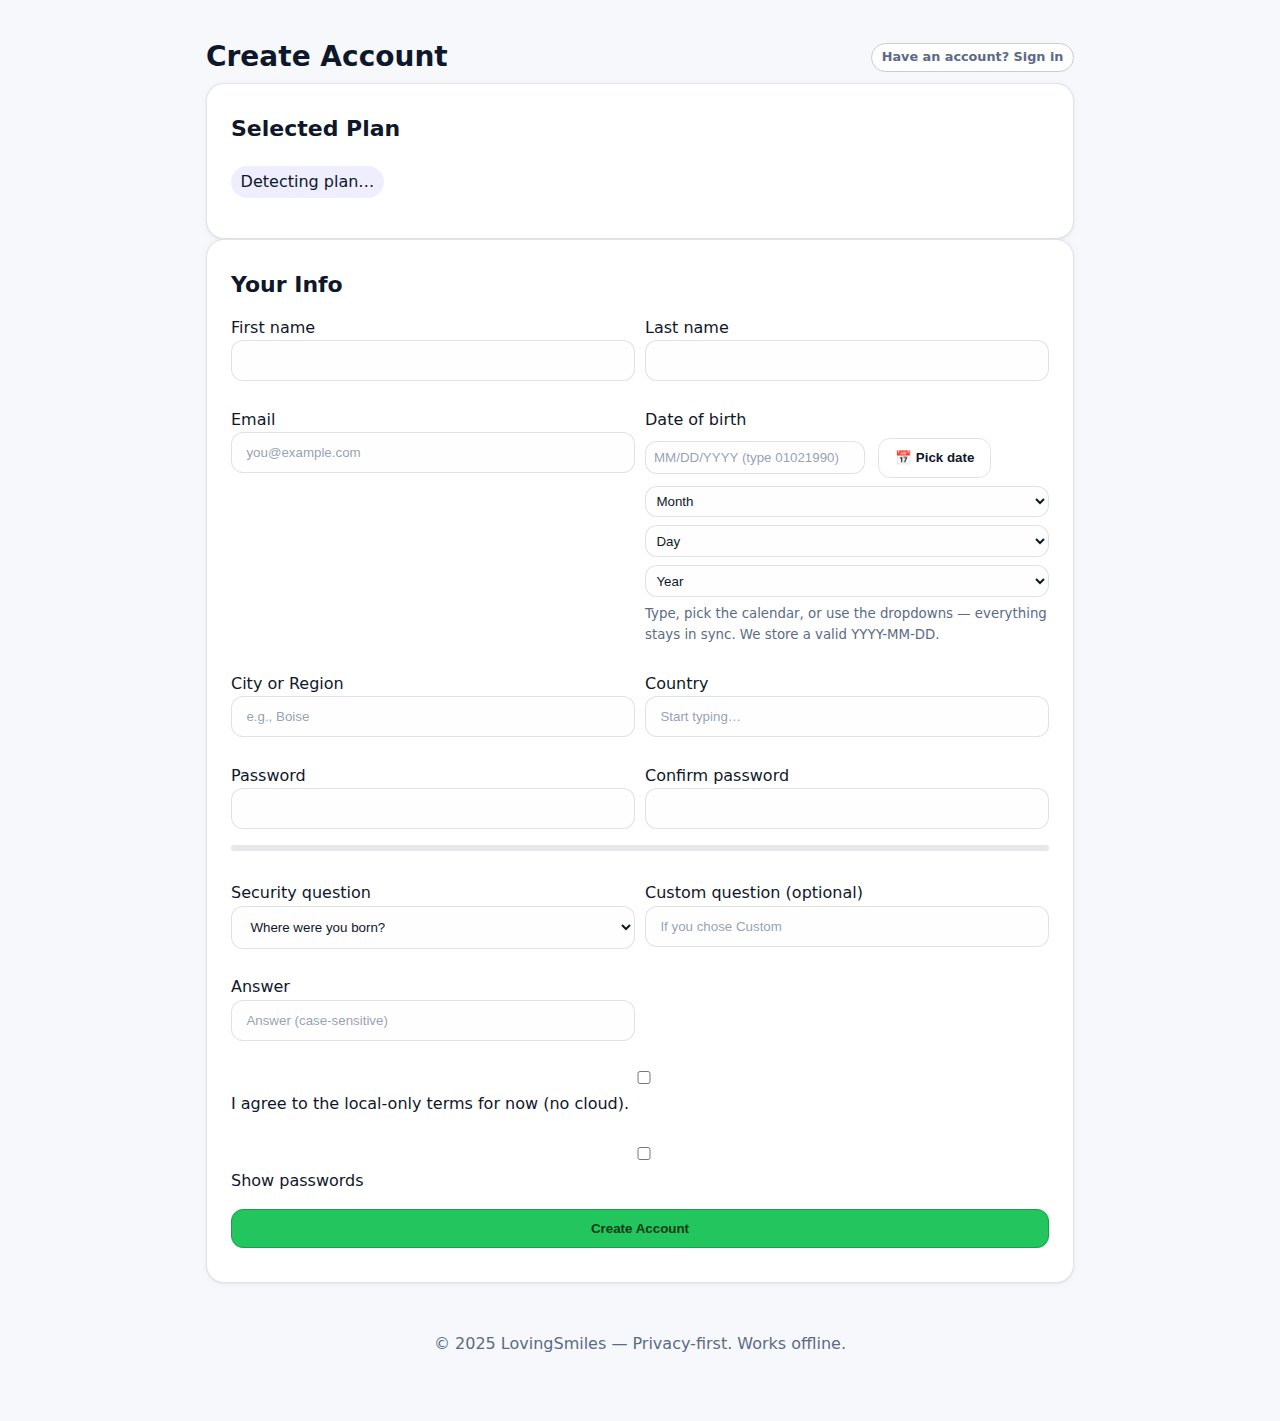
<file: New Version/signup.html>
<!DOCTYPE html>
<html lang="en">
<head>
<meta charset="utf-8" />
<meta name="viewport" content="width=device-width,initial-scale=1" />
<title>Create Account — LovingSmiles</title>
<link rel="stylesheet" href="styles.css" />
<style>
  body{background:#f7f8fb}
  .wrap{max-width:900px;margin:32px auto;padding:0 16px}
  .badge{display:inline-block;padding:.2rem .6rem;border:1px solid #ccc;border-radius:999px;font-size:.8rem}
  .pill{display:inline-block;padding:.2rem .6rem;border-radius:999px;background:#eef}
  .row{display:grid;gap:10px;grid-template-columns:1fr}
  @media(min-width:700px){.row-2{grid-template-columns:1fr 1fr}}
  .pw-meter{height:6px;border-radius:6px;background:#e5e7eb;overflow:hidden}
  .pw-meter>div{height:100%;width:0;transition:width .25s}
  .success{background:#16a34a}.warn{background:#f59e0b}.danger{background:#ef4444}
  header{display:flex;justify-content:space-between;align-items:center}
</style>
</head>
<body>
<div class="wrap">
  <header>
    <h2>Create Account</h2>
    <a class="badge" href="auth.html">Have an account? Sign in</a>
  </header>

  <section class="card">
    <h3>Selected Plan</h3>
    <p id="plan_label" class="pill">Detecting plan…</p>
    <small id="plan_note" class="muted"></small>
  </section>

  <section class="card" id="yourInfo">
    <h3>Your Info</h3>

    <div class="row row-2">
      <label>First name <input id="r_first" required></label>
      <label>Last name <input id="r_last" required></label>

      <!-- Email -->
<label>Email
    <input id="r_email" type="email" placeholder="you@example.com" required>
  </label>
  
 <!-- Date of birth (type, calendar, or dropdowns) -->
<label class="dob-field" style="display:block; position:relative;">
    <span style="display:block; margin-bottom:6px;">Date of birth</span>
  
    <!-- Text input (type 01021990) -->
    <input
      id="r_dob_text"
      type="text"
      inputmode="numeric"
      autocomplete="bday"
      placeholder="MM/DD/YYYY (type 01021990)"
      maxlength="10"
      required
      style="position:relative; z-index:1; width:220px; padding:.5rem;">
  
    <!-- Calendar button with transparent date input over it -->
    <span style="position:relative; display:inline-block; margin-left:8px;">
      <button
        type="button"
        class="btn btn-ghost small"
        aria-label="Pick date"
        style="position:relative; z-index:1; pointer-events:none;">
        📅 Pick date
      </button>
      <input
        id="r_dob_picker"
        type="date"
        min="1900-01-01"
        max="2100-12-31"
        aria-hidden="false"
        style="position:absolute; inset:0; opacity:0; cursor:pointer;
               width:100%; height:100%; border:0; padding:0; margin:0; z-index:2;">
    </span>
  
    <!-- Quick selects (fast scroll to year/month) -->
    <div style="margin-top:8px; display:flex; gap:8px; flex-wrap:wrap;">
      <select id="dob_month" aria-label="Month" style="padding:.4rem;">
        <option value="">Month</option>
        <option value="01">January</option><option value="02">February</option><option value="03">March</option>
        <option value="04">April</option><option value="05">May</option><option value="06">June</option>
        <option value="07">July</option><option value="08">August</option><option value="09">September</option>
        <option value="10">October</option><option value="11">November</option><option value="12">December</option>
      </select>
  
      <select id="dob_day" aria-label="Day" style="padding:.4rem;">
        <option value="">Day</option>
        <!-- days will be populated based on month/year -->
      </select>
  
      <select id="dob_year" aria-label="Year" style="padding:.4rem; min-width:110px;">
        <option value="">Year</option>
        <!-- years populated 1900..current+5 -->
      </select>
    </div>
  
    <!-- Hidden ISO value actually saved -->
    <input id="r_dob_iso" type="hidden" required>
  
    <small class="muted" style="display:block; margin-top:6px;">
      Type, pick the calendar, or use the dropdowns — everything stays in sync. We store a valid YYYY-MM-DD.
    </small>
  </label>

      <!-- City / Region -->
      <label>City or Region
        <input id="r_place" placeholder="e.g., Boise" autocomplete="address-level2">
      </label>

      <!-- Country + State (US only) -->
      <label>Country
        <input id="r_country" list="countryList" placeholder="Start typing…" autocomplete="country-name" required>
        <datalist id="countryList"></datalist>
      </label>

      <label id="state_wrap" style="display:none">
        State
        <select id="r_state">
          <option value="">Select state</option>
          <option>Alabama</option><option>Alaska</option><option>Arizona</option><option>Arkansas</option>
          <option>California</option><option>Colorado</option><option>Connecticut</option><option>Delaware</option>
          <option>District of Columbia</option><option>Florida</option><option>Georgia</option><option>Hawaii</option>
          <option>Idaho</option><option>Illinois</option><option>Indiana</option><option>Iowa</option>
          <option>Kansas</option><option>Kentucky</option><option>Louisiana</option><option>Maine</option>
          <option>Maryland</option><option>Massachusetts</option><option>Michigan</option><option>Minnesota</option>
          <option>Mississippi</option><option>Missouri</option><option>Montana</option><option>Nebraska</option>
          <option>Nevada</option><option>New Hampshire</option><option>New Jersey</option><option>New Mexico</option>
          <option>New York</option><option>North Carolina</option><option>North Dakota</option><option>Ohio</option>
          <option>Oklahoma</option><option>Oregon</option><option>Pennsylvania</option><option>Rhode Island</option>
          <option>South Carolina</option><option>South Dakota</option><option>Tennessee</option><option>Texas</option>
          <option>Utah</option><option>Vermont</option><option>Virginia</option><option>Washington</option>
          <option>West Virginia</option><option>Wisconsin</option><option>Wyoming</option><option>Puerto Rico</option>
        </select>
      </label>

      <label>Password <input id="r_pw1" type="password" required></label>
      <label>Confirm password <input id="r_pw2" type="password" required></label>

      <div class="row" style="grid-column:1/-1">
        <div class="pw-meter"><div id="pwbar"></div></div>
        <small id="pwmsg" class="muted"></small>
      </div>

      <label>Security question
        <select id="r_q1">
          <option>Where were you born?</option>
          <option>What was your first pet’s name?</option>
          <option>What is your favorite teacher’s last name?</option>
          <option>What city did you get married in?</option>
          <option>Custom (type below)</option>
        </select>
      </label>
      <label>Custom question (optional) <input id="r_q1c" placeholder="If you chose Custom"></label>
      <label>Answer <input id="r_a1" type="password" placeholder="Answer (case-sensitive)" required></label>

      <label style="grid-column:1/-1">
        <input id="r_terms" type="checkbox"> I agree to the local-only terms for now (no cloud).
      </label>
      <label style="grid-column:1/-1">
        <input id="r_show" type="checkbox"> Show passwords
      </label>
    </div>

    <div class="row" style="margin-top:10px">
      <button id="btn_register" class="btn btn-success">Create Account</button>
      <div id="r_status" class="muted"></div>
    </div>
  </section>

  <footer class="muted" style="text-align:center;margin-top:16px">
    © 2025 LovingSmiles — Privacy-first. Works offline.
  </footer>
</div>

<script>
/** Storage Keys **/
const USERS_K='lc_users_v1';
const SESS_K ='lc_session_v1';
const PLAN_K ='lc_plan_v1';

/** Helpers **/
const $=s=>document.querySelector(s);
const read=(k,fb)=>{ try{return JSON.parse(localStorage.getItem(k)) ?? fb} catch{return fb} };
const save=(k,v)=>localStorage.setItem(k, JSON.stringify(v));

/** Hash (SHA-256) **/
async function hash(str){
  const enc=new TextEncoder().encode(str);
  const buf=await crypto.subtle.digest('SHA-256',enc);
  return [...new Uint8Array(buf)].map(b=>b.toString(16).padStart(2,'0')).join('');
}

/** Password strength **/
function pwStrength(pw){
  let s=0;
  if(pw.length>=8) s++;
  if(/[A-Z]/.test(pw)) s++;
  if(/[a-z]/.test(pw)) s++;
  if(/\d/.test(pw)) s++;
  if(/[^A-Za-z0-9]/.test(pw)) s++;
  return s;
}
function renderMeter(pw){
  const bar=$('#pwbar'), msg=$('#pwmsg');
  const s=pwStrength(pw);
  const w=[0,20,40,60,80,100][s]; bar.style.width=w+'%';
  bar.className=''; bar.classList.add(s>=4?'success':s>=3?'warn':'danger');
  msg.textContent=(s>=4?'Strong':'Add numbers, case, symbols for strength');
}
$('#r_pw1').addEventListener('input',e=>renderMeter(e.target.value));
$('#r_show').addEventListener('change',e=>{
  const t=e.target.checked?'text':'password';
  $('#r_pw1').type=t; $('#r_pw2').type=t; $('#r_a1').type=t;
});

/** Plan detection **/
function getParam(name){
  const u=new URL(location.href);
  return u.searchParams.get(name)||'';
}
function setPlanFromParam(){
  const code=getParam('plan');
  let label='(none selected)', note='';
  const now=Date.now();

  if(code==='trial'){
    const ends=now+30*24*60*60*1000;
    save(PLAN_K,{type:'trial',label:'30-Day Free Trial',startedAt:now,endsAt:ends});
    label='🎁 30-Day Free Trial'; note='Ends '+new Date(ends).toLocaleDateString();
  }else if(code==='promo_1_1'){
    const ends=new Date(); ends.setMonth(ends.getMonth()+1);
    save(PLAN_K,{type:'promo',code,label:'$1 for 1 month',startedAt:now,endsAt:ends.getTime()});
    label='💸 $1 for 1 month'; note='Expires '+ends.toLocaleDateString();
  }else if(code==='promo_2_5'){
    const ends=new Date(); ends.setMonth(ends.getMonth()+5);
    save(PLAN_K,{type:'promo',code,label:'$2 for 5 months',startedAt:now,endsAt:ends.getTime()});
    label='🔥 $2 for 5 months'; note='Expires '+ends.toLocaleDateString();
  }else{
    const p=read(PLAN_K,null);
    if(p){ label=p.label||p.type; note=p.endsAt?('Ends '+new Date(p.endsAt).toLocaleDateString()):''; }
  }

  const pl = document.getElementById('plan_label');
  const pn = document.getElementById('plan_note');
  if(pl) pl.textContent=label;
  if(pn) pn.textContent=note;
}

/** Register **/
$('#btn_register').addEventListener('click',async()=>{
  const first=$('#r_first').value.trim();
  const last=$('#r_last').value.trim();
  const email=$('#r_email').value.trim().toLowerCase();
  const dob=document.getElementById('r_dob_iso').value; // YYYY-MM-DD
  const place=$('#r_place').value.trim();
  const country=$('#r_country').value.trim();
  const state=document.getElementById('r_state')?.value || '';
  const pw1=$('#r_pw1').value, pw2=$('#r_pw2').value;
  const q=($('#r_q1').value==='Custom (type below)')?($('#r_q1c').value.trim()||'Custom Question'):$('#r_q1').value;
  const a=$('#r_a1').value;
  const terms=$('#r_terms').checked;
  const out=$('#r_status');

  if(!terms){out.textContent='Please accept the terms.';return;}
  if(!first||!last||!email||!dob||!pw1||!a){out.textContent='Fill all required fields.';return;}
  if(pw1!==pw2){out.textContent='Passwords do not match.';return;}
  if(pwStrength(pw1)<3){out.textContent='Use a stronger password.';return;}

  const users=read(USERS_K,{});
  if(users[email]){out.textContent='An account with this email already exists.';return;}

  const rec={first,last,email,dob,place,country,state,pw:await hash(pw1),q1:q,a1:await hash(a),created:Date.now()};
  users[email]=rec; save(USERS_K,users);

  const token=Math.random().toString(36).slice(2)+'.'+Date.now();
  const sess={email,token,ts:Date.now(),remember:true};
  localStorage.setItem(SESS_K,JSON.stringify(sess));

  out.textContent='✅ Account created! Redirecting…';
  setTimeout(()=>location.href='index.html',400);
});
</script>

<!-- ===== DOB: typing + calendar pick (single, correct block) ===== -->
<script>
    // DOB: text + calendar + month/day/year selects (fully synced)
    (function(){
      const txt  = document.getElementById('r_dob_text');
      const iso  = document.getElementById('r_dob_iso');
      const pic  = document.getElementById('r_dob_picker');
      const sm   = document.getElementById('dob_month');
      const sd   = document.getElementById('dob_day');
      const sy   = document.getElementById('dob_year');
      if(!txt||!iso||!pic||!sm||!sd||!sy) return;
    
      // Build year dropdown: 1900 .. currentYear+5 (easy scroll)
      (function buildYears(){
        const nowY = new Date().getFullYear();
        for(let y=nowY+5; y>=1900; y--){
          const opt=document.createElement('option'); opt.value=String(y); opt.textContent=String(y);
          sy.appendChild(opt);
        }
      })();
    
      // Utils
      const onlyD = s => (s||'').replace(/\D/g,'');
      const pad2  = n => String(n).padStart(2,'0');
      function daysIn(m,y){ return new Date(y, m, 0).getDate(); } // m=1..12
      function toISO(mm,dd,yyyy){
        if(!mm||!dd||!yyyy) return '';
        const m=+mm, d=+dd, y=+yyyy;
        if(y<1900||y>2100||m<1||m>12||d<1||d>31) return '';
        const dt=new Date(`${y}-${pad2(m)}-${pad2(d)}`);
        if(isNaN(dt.getTime())) return '';
        if(dt.getUTCFullYear()!==y || (dt.getUTCMonth()+1)!==m || dt.getUTCDate()!==d) return '';
        return `${y}-${pad2(m)}-${pad2(d)}`;
      }
      function isoToDisplay(s){ if(!s) return ''; const [y,m,d]=s.split('-'); return `${m}/${d}/${y}`; }
    
      // Populate day options when month/year changes
      function repopulateDays(){
        const y=sy.value, m=sm.value;
        const count=(y&&m)?daysIn(+m, +y):31;
        const sel=sd.value;
        sd.innerHTML='<option value="">Day</option>';
        for(let i=1;i<=count;i++){
          const v=pad2(i);
          const o=document.createElement('option'); o.value=v; o.textContent=String(i);
          sd.appendChild(o);
        }
        // retain previous day if still valid
        if(sel && +sel<=count) sd.value=sel; else if(+sel>count) sd.value='';
      }
    
      // ---- Sync helpers (update all views from ISO) ----
      function setFromISO(s){
        iso.value = s || '';
        txt.value = isoToDisplay(s);
        pic.value = s || '';
        if(!s){ sm.value=''; sd.value=''; sy.value=''; repopulateDays(); return; }
        const [y,m,d]=s.split('-');
        sy.value=y; sm.value=m; repopulateDays(); sd.value=d;
      }
    
      // ---- Text typing (01021990) -> ISO ----
      function fromText(){
        const raw=onlyD(txt.value);
        let mm='',dd='',yy='';
        if(raw.length>=2) mm=raw.slice(0,2);
        if(raw.length>=4) dd=raw.slice(2,4);
        if(raw.length>4)  yy=raw.slice(4,8);
        txt.value=[mm,dd,yy].filter(Boolean).join('/');
        const val=toISO(mm,dd,yy);
        setFromISO(val);
        txt.setCustomValidity(val?'':'Please enter a valid date (MM/DD/YYYY).');
      }
    
      // ---- Calendar pick -> ISO ----
      function fromPicker(){
        setFromISO(pic.value || '');
        txt.setCustomValidity(iso.value?'':'Please enter a valid date (MM/DD/YYYY).');
      }
    
      // ---- Dropdowns -> ISO ----
      function fromSelects(){
        const y=sy.value, m=sm.value, d=sd.value;
        repopulateDays(); // ensure days fit month/year
        const val=toISO(m,d,y);
        setFromISO(val);
        txt.setCustomValidity(val?'':'Please complete Month/Day/Year.');
      }
    
      // Events
      txt.addEventListener('input', fromText);
      txt.addEventListener('blur',  fromText);
      pic.addEventListener('change', fromPicker);
      sm.addEventListener('change', fromSelects);
      sd.addEventListener('change', fromSelects);
      sy.addEventListener('change', fromSelects);
    
      // If the picker has a default value, sync UI once
      setFromISO(pic.value || '');
    })();
    </script>

<!-- ===== Country list + US State toggle ===== -->
<script>
(function(){
  const countries=[ "Afghanistan","Albania","Algeria","Andorra","Angola","Antigua and Barbuda","Argentina","Armenia","Australia","Austria",
  "Azerbaijan","Bahamas","Bahrain","Bangladesh","Barbados","Belarus","Belgium","Belize","Benin","Bhutan",
  "Bolivia","Bosnia and Herzegovina","Botswana","Brazil","Brunei","Bulgaria","Burkina Faso","Burundi","Cabo Verde",
  "Cambodia","Cameroon","Canada","Central African Republic","Chad","Chile","China","Colombia","Comoros","Congo (Congo-Brazzaville)",
  "Costa Rica","Côte d’Ivoire","Croatia","Cuba","Cyprus","Czechia","Democratic Republic of the Congo","Denmark","Djibouti","Dominica",
  "Dominican Republic","Ecuador","Egypt","El Salvador","Equatorial Guinea","Eritrea","Estonia","Eswatini","Ethiopia","Fiji",
  "Finland","France","Gabon","Gambia","Georgia","Germany","Ghana","Greece","Grenada","Guatemala",
  "Guinea","Guinea-Bissau","Guyana","Haiti","Honduras","Hungary","Iceland","India","Indonesia","Iran",
  "Iraq","Ireland","Israel","Italy","Jamaica","Japan","Jordan","Kazakhstan","Kenya","Kiribati",
  "Kuwait","Kyrgyzstan","Laos","Latvia","Lebanon","Lesotho","Liberia","Libya","Liechtenstein","Lithuania",
  "Luxembourg","Madagascar","Malawi","Malaysia","Maldives","Mali","Malta","Marshall Islands","Mauritania","Mauritius",
  "Mexico","Micronesia","Moldova","Monaco","Mongolia","Montenegro","Morocco","Mozambique","Myanmar","Namibia",
  "Nauru","Nepal","Netherlands","New Zealand","Nicaragua","Niger","Nigeria","North Korea","North Macedonia","Norway",
  "Oman","Pakistan","Palau","Panama","Papua New Guinea","Paraguay","Peru","Philippines","Poland","Portugal",
  "Qatar","Romania","Russia","Rwanda","Saint Kitts and Nevis","Saint Lucia","Saint Vincent and the Grenadines","Samoa","San Marino","Sao Tome and Principe",
  "Saudi Arabia","Senegal","Serbia","Seychelles","Sierra Leone","Singapore","Slovakia","Slovenia","Solomon Islands","Somalia",
  "South Africa","South Korea","South Sudan","Spain","Sri Lanka","Sudan","Suriname","Sweden","Switzerland","Syria",
  "Taiwan","Tajikistan","Tanzania","Thailand","Timor-Leste","Togo","Tonga","Trinidad and Tobago","Tunisia","Turkey",
  "Turkmenistan","Tuvalu","Uganda","Ukraine","United Arab Emirates","United Kingdom","United States","Uruguay","Uzbekistan","Vanuatu",
  "Vatican City","Venezuela","Vietnam","Yemen","Zambia","Zimbabwe" ];
  const dl=document.getElementById('countryList');
  if(dl && !dl.children.length){
    countries.forEach(c=>{ const o=document.createElement('option'); o.value=c; dl.appendChild(o); });
  }

  const country = document.getElementById('r_country');
  const stateWrap = document.getElementById('state_wrap');
  function looksLikeUS(val){
    const v=(val||'').trim().toLowerCase();
    return v==='united states' || v==='united states of america' || v==='usa' || v==='us' || v==='u.s.';
  }
  function toggleState(){
    if(!country || !stateWrap) return;
    if(looksLikeUS(country.value)){ stateWrap.style.display=''; }
    else { stateWrap.style.display='none'; const s=document.getElementById('r_state'); if(s) s.value=''; }
  }
  if(country){
    country.addEventListener('input', toggleState);
    country.addEventListener('change', toggleState);
    toggleState();
  }
})();
</script>

</body>
</html>
</file>
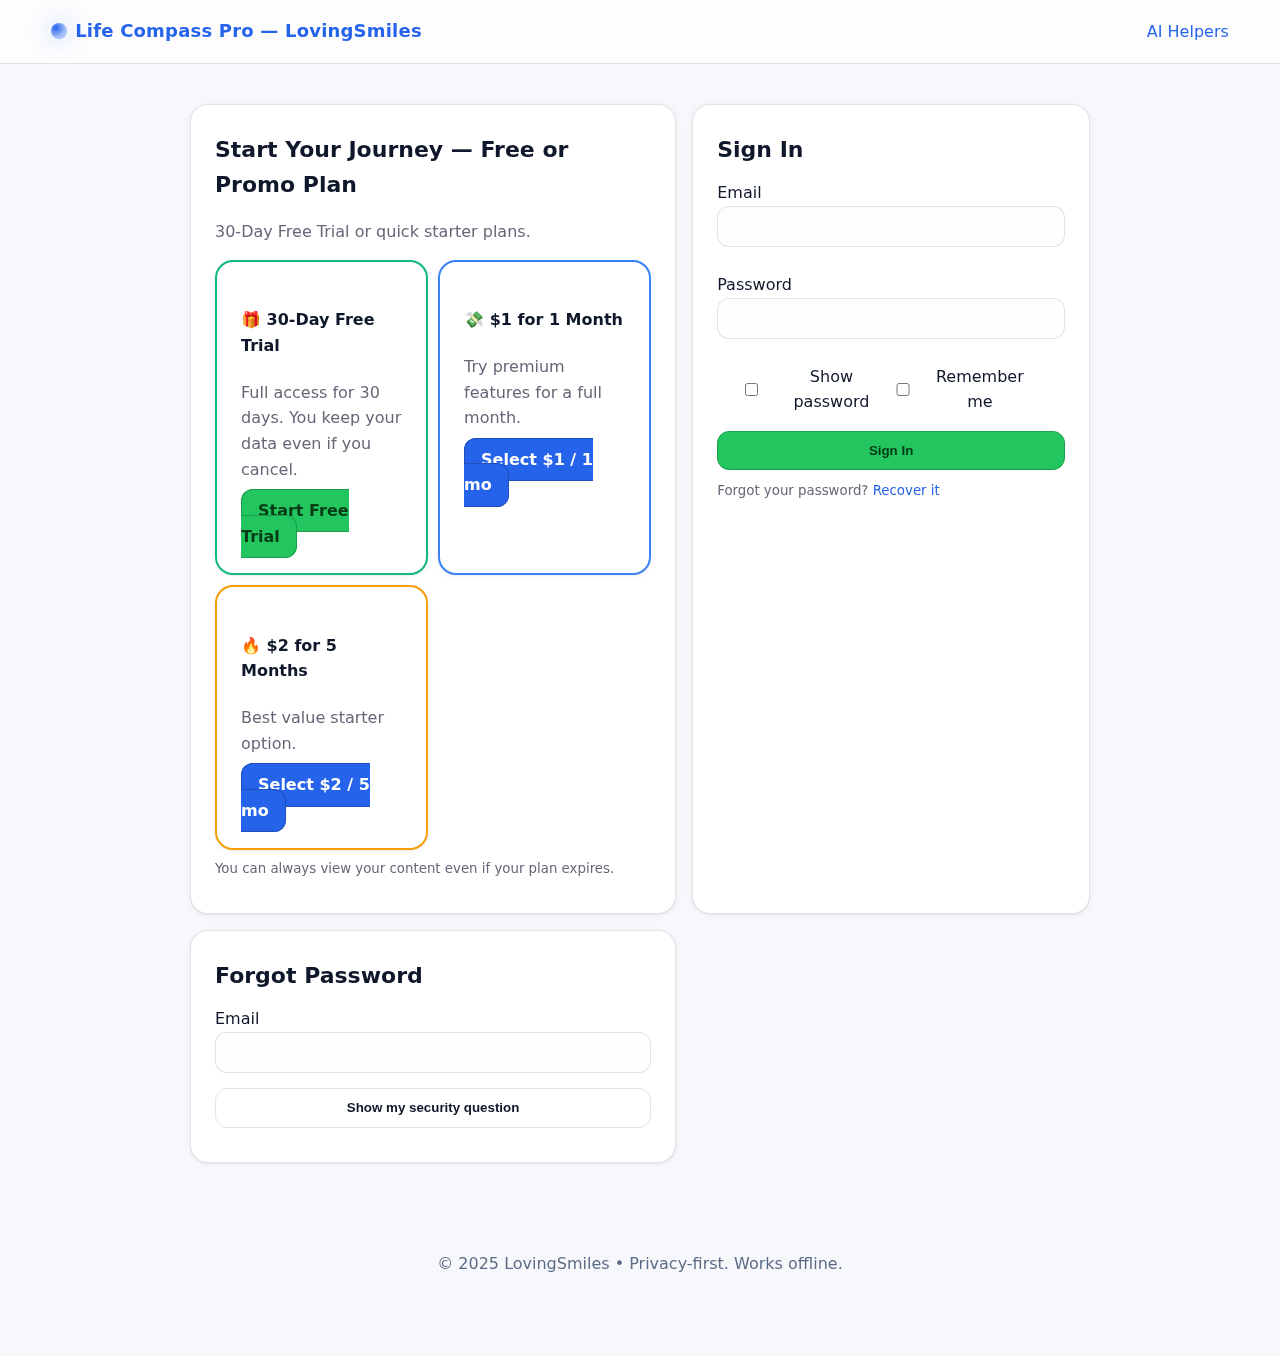
<file: New Version/vision.html>
<!DOCTYPE html>
<html lang="en">
<head>
  <meta charset="utf-8" />
  <title>Life Compass Pro — Vision Board</title>
  <meta name="viewport" content="width=device-width, initial-scale=1" />
  <link rel="stylesheet" href="styles.css" />
  <style>
    /* Small page-specific tweaks */
    .dropzone{
      border:2px dashed var(--line);
      border-radius:16px;
      padding:20px;
      text-align:center;
      color:var(--muted);
    }
    .dropzone.drag{ background: color-mix(in srgb, var(--panel) 90%, var(--accent) 10%); border-color: var(--accent) }
    .vision-grid{ display:grid; gap:12px; grid-template-columns:repeat(2,1fr) }
    @media(min-width:900px){ .vision-grid{ grid-template-columns:repeat(4,1fr) } }
    .vision-item{
      border:1px solid var(--line);
      border-radius:14px; background:var(--panel);
      box-shadow: var(--shadow-1); overflow:hidden;
      display:flex; flex-direction:column;
    }
    .vision-item img{ width:100%; aspect-ratio:1/1; object-fit:cover }
    .vision-item footer{ padding:10px; display:flex; gap:8px; align-items:center; justify-content:space-between }
    .vision-item footer input{ width:100%; padding:.5rem .6rem }
    .drag-handle{ cursor:grab; user-select:none; font-size:18px; opacity:.6 }
    .goal-row{ display:grid; gap:10px; grid-template-columns:1.2fr 1fr 120px 1fr 110px 110px }
    @media(max-width:900px){ .goal-row{ grid-template-columns:1fr } }
    .goal-row .badge{ justify-self:start }
    .goal-row .actions{ display:flex; gap:8px; flex-wrap:wrap }
    .filters{ display:flex; gap:8px; flex-wrap:wrap }
  </style>
</head>
<body>
    <script>
        // 🔒 Safe Login Guard with friendly message + debug
        (function () {
          try {
            const SESS_K = 'lc_session_v1';
            const MSG_K  = 'lc_redirect_msg';
        
            // Do NOT guard the auth page itself
            if (location.pathname.endsWith('auth.html')) return;
        
            // Allow manual bypass for testing: add ?noredirect
            if (location.search.includes('noredirect')) {
              console.warn('[Guard] Login check bypassed via ?noredirect');
              return;
            }
        
            // Read session (sessionStorage first, then localStorage)
            let raw = sessionStorage.getItem(SESS_K) || localStorage.getItem(SESS_K);
            if (!raw) {
              console.warn('[Guard] No session found -> redirecting to auth.html');
              localStorage.setItem(MSG_K, 'Your session expired or you need to log in first.');
              // If auth.html is missing, don't blank the page—just stop here
              if (document.querySelector('a[href="auth.html"]') || true) {
                location.href = 'auth.html';
              } else {
                console.error('[Guard] auth.html not found; staying on page.');
              }
              return;
            }
        
            let sess = null;
            try { sess = JSON.parse(raw); } catch { sess = null; }
        
            if (!sess || !sess.token) {
              console.warn('[Guard] Bad session format -> redirecting');
              localStorage.setItem(MSG_K, 'Your session expired or you need to log in first.');
              location.href = 'auth.html';
              return;
            }
        
            // Optional timeout (24h)
            const ONE_DAY = 24 * 60 * 60 * 1000;
            if (!sess.ts || Date.now() - sess.ts > ONE_DAY) {
              console.warn('[Guard] Session old/expired -> redirecting');
              localStorage.removeItem(SESS_K);
              sessionStorage.removeItem(SESS_K);
              localStorage.setItem(MSG_K, 'Your session has expired after 24 hours. Please sign in again.');
              location.href = 'auth.html';
            }
          } catch (e) {
            console.error('[Guard] Error in guard:', e);
            // Fail open: do nothing so page still renders
          }
        })();
        </script>
  <!-- Header -->
  <header class="site-header">
    <div class="wrap">
      <a class="brand" href="index.html">Life Compass Pro</a>
      <nav>
        <a href="index.html#home">Home</a>
        <a href="#vision">Vision Board</a>
        <a href="therapy.html">Therapy Mode</a>
        <a href="school.html">School Mode</a>
        <a href="#" id="logoutBtn">Logout</a>
      </nav>
    </div>
  </header>

  <main class="wrap">
    <!-- Vision Board -->
    <section class="card">
      <h1>🌿 Vision Board</h1>
      <p class="muted">Add images that inspire you. Drag to reorder. Captions are saved automatically.</p>

      <div class="grid2">
        <div class="stack-md">
          <div class="dropzone" id="dz">
            <p><b>Drop images here</b> or click to upload</p>
            <input id="file" type="file" accept="image/*" multiple class="hidden" />
            <button class="btn btn-primary" id="pick">Choose Images</button>
            <p class="muted">Tip: You can also paste an image (⌘/Ctrl + V)</p>
          </div>
          <div class="stack-sm">
            <button class="btn btn-ghost" id="exportVisionHTML">Export Vision (HTML)</button>
            <button class="btn btn-ghost" id="exportVisionJSON">Export Vision (JSON)</button>
            <button class="btn btn-danger" id="clearVision">Clear Vision (local)</button>
          </div>
        </div>

        <div>
          <div id="visionGrid" class="vision-grid"></div>
        </div>
      </div>
    </section>

    <!-- Goals -->
    <section class="card">
      <h2>🎯 Goals</h2>
      <p class="muted">Define clear goals tied to your vision. Track progress and celebrate wins.</p>

      <div class="form-grid cols-2">
        <label>Goal Title
          <input id="g_title" placeholder="e.g., Walk 20 minutes daily" />
        </label>
        <label>Category
          <select id="g_cat">
            <option>Spiritual</option>
            <option>Physical</option>
            <option>Emotional</option>
            <option>Mental</option>
            <option>Financial</option>
            <option>Other</option>
          </select>
        </label>
        <label>Due Date
          <input id="g_due" type="date" />
        </label>
        <label>Progress (%)
          <input id="g_prog" type="number" min="0" max="100" value="0" />
        </label>
      </div>
      <button class="btn btn-success mt-2" id="g_add">Add Goal</button>

      <div class="space"></div>
      <div class="filters">
        <span class="badge">Filter:</span>
        <button class="btn btn-ghost" data-filter="All">All</button>
        <button class="btn btn-ghost" data-filter="Spiritual">Spiritual</button>
        <button class="btn btn-ghost" data-filter="Physical">Physical</button>
        <button class="btn btn-ghost" data-filter="Emotional">Emotional</button>
        <button class="btn btn-ghost" data-filter="Mental">Mental</button>
        <button class="btn btn-ghost" data-filter="Financial">Financial</button>
        <button class="btn btn-ghost" data-filter="Other">Other</button>
        <button class="btn btn-ghost" id="showOpen">Open</button>
        <button class="btn btn-ghost" id="showDone">Completed</button>
      </div>

      <div id="goalList" class="stack-md mt-2"></div>

      <div class="stack-sm mt-2">
        <button class="btn btn-primary" id="exportGoalsHTML">Export Goals (HTML)</button>
        <button class="btn btn-ghost" id="exportGoalsCSV">Export Goals (CSV)</button>
        <button class="btn btn-ghost" id="exportGoalsJSON">Export Goals (JSON)</button>
        <button class="btn btn-danger" id="clearGoals">Clear Goals (local)</button>
      </div>
    </section>
  </main>

  <footer>
    <p>Guided by Faith. Strengthened by Fire. Moved by Stillness.</p>
    <p>&copy; 2025 Life Compass Pro — by LovingSmiles</p>
  </footer>

  <script>
    /* ===== Helpers ===== */
    const $ = (s, r=document)=>r.querySelector(s);
    const $$ = (s, r=document)=>Array.from(r.querySelectorAll(s));
    const save = (k,v)=>localStorage.setItem(k, JSON.stringify(v));
    const read = (k, fb)=>{ try{return JSON.parse(localStorage.getItem(k)) ?? fb;}catch{ return fb; } };
    const uid = ()=>crypto?.randomUUID?.() || Math.random().toString(36).slice(2);

    function toast(msg, ms=2200){
      const t=document.createElement('div'); t.className='toast'; t.textContent=msg;
      document.body.appendChild(t); setTimeout(()=>t.remove(), ms);
    }
    function download(name, text, type='text/plain'){
      const a=document.createElement('a');
      a.href=URL.createObjectURL(new Blob([text],{type}));
      a.download=name; a.click(); setTimeout(()=>URL.revokeObjectURL(a.href),1000);
    }
    function toCSV(rows){
      if(!rows.length) return '';
      const keys=Object.keys(rows[0]);
      const esc=s=>`"${String(s??'').replace(/"/g,'""')}"`;
      return keys.map(esc).join(',')+'\n'+rows.map(r=>keys.map(k=>esc(r[k])).join(',')).join('\n');
    }
    function htmlDoc(title, body){
      return `<!doctype html><meta charset="utf-8"><title>${title}</title><style>
        body{font:16px/1.6 system-ui,Segoe UI,Roboto,Arial,sans-serif;color:#111;background:#fff;margin:40px;max-width:900px}
        .card{border:1px solid #ddd;border-radius:12px;padding:16px;margin:10px 0}
        h1,h2,h3{margin:.2rem 0} .muted{color:#666}
        table{border-collapse:collapse;width:100%} th,td{border:1px solid #ddd;padding:8px;text-align:left} th{background:#f6f7fb}
      </style><h1>${title}</h1>${body}`;
    }

    /* ===== Vision Board ===== */
    const VKEY = 'lc_vision_items';
    let vision = read(VKEY, []); // {id, url, caption, ts}

    function renderVision(){
      const grid = $('#visionGrid');
      grid.innerHTML = '';
      vision.forEach((v, idx)=>{
        const item = document.createElement('article');
        item.className='vision-item';
        item.draggable = true;
        item.dataset.id = v.id;
        item.innerHTML = `
          <img src="${v.url}" alt="Vision item" />
          <footer>
            <input type="text" placeholder="Caption…" value="${(v.caption||'').replace(/"/g,'&quot;')}" data-id="${v.id}" />
            <span class="drag-handle" title="Drag to reorder">⋮⋮</span>
            <button class="btn btn-ghost" data-del="${v.id}">Delete</button>
          </footer>`;
        // drag events
        item.addEventListener('dragstart', (e)=>{ e.dataTransfer.setData('text/plain', v.id); });
        item.addEventListener('dragover', (e)=>{ e.preventDefault(); });
        item.addEventListener('drop', (e)=>{
          e.preventDefault();
          const fromId = e.dataTransfer.getData('text/plain');
          const toId = v.id;
          reorderVision(fromId, toId);
        });
        grid.appendChild(item);
      });
    }
    function reorderVision(fromId, toId){
      if(fromId===toId) return;
      const fromIdx = vision.findIndex(x=>x.id===fromId);
      const toIdx   = vision.findIndex(x=>x.id===toId);
      if(fromIdx<0 || toIdx<0) return;
      const [moved] = vision.splice(fromIdx,1);
      vision.splice(toIdx,0,moved);
      save(VKEY, vision); renderVision();
    }

    async function dataURLFromFile(file){
      return await new Promise((res,rej)=>{
        const fr=new FileReader();
        fr.onload=()=>res(fr.result); fr.onerror=()=>rej(fr.error);
        fr.readAsDataURL(file);
      });
    }
    async function addImages(files){
      if(!files?.length) return;
      for (const f of files){
        if(!f.type.startsWith('image/')) continue;
        const url = await dataURLFromFile(f);
        vision.push({ id:uid(), url, caption:'', ts:Date.now() });
      }
      save(VKEY, vision); renderVision(); toast('Added to vision');
    }

    function setupVisionUI(){
      const dz = $('#dz'); const file = $('#file'); const pick = $('#pick');
      pick.addEventListener('click', ()=>file.click());
      file.addEventListener('change', ()=>{ addImages(file.files); file.value=''; });

      // drag & drop
      ;['dragenter','dragover'].forEach(evt=>dz.addEventListener(evt, e=>{ e.preventDefault(); dz.classList.add('drag'); }));
      ;['dragleave','drop'].forEach(evt=>dz.addEventListener(evt, e=>{ e.preventDefault(); dz.classList.remove('drag'); }));
      dz.addEventListener('drop', (e)=> addImages(e.dataTransfer.files));

      // paste image
      document.addEventListener('paste', async (e)=>{
        const items = e.clipboardData?.items || [];
        const imgs = [];
        for (const it of items){
          if(it.type?.startsWith('image/')) imgs.push(it.getAsFile());
        }
        if(imgs.length){ addImages(imgs); }
      });

      // caption + delete
      $('#visionGrid').addEventListener('input', (e)=>{
        const id = e.target.getAttribute('data-id'); if(!id) return;
        const it = vision.find(x=>x.id===id); if(!it) return;
        it.caption = e.target.value;
        save(VKEY, vision);
      });
      $('#visionGrid').addEventListener('click', (e)=>{
        const id = e.target.getAttribute('data-del'); if(!id) return;
        vision = vision.filter(x=>x.id!==id);
        save(VKEY, vision); renderVision(); toast('Removed');
      });

      // exports / clear
      $('#exportVisionJSON').addEventListener('click', ()=>{
        download('vision.json', JSON.stringify(vision,null,2), 'application/json');
      });
      $('#exportVisionHTML').addEventListener('click', ()=>{
        const body = `
          <div class="card"><h2>Vision Board</h2>
            <div style="display:grid;gap:8px;grid-template-columns:repeat(3,1fr)">
              ${vision.map(v=>`<figure style="border:1px solid #ddd;border-radius:8px;padding:6px">
                <img src="${v.url}" style="width:100%;aspect-ratio:1/1;object-fit:cover;border-radius:6px"/>
                ${v.caption?`<figcaption style="color:#444;margin-top:6px">${v.caption.replace(/</g,'&lt;')}</figcaption>`:''}
              </figure>`).join('')}
            </div>
          </div>`;
        download('vision_board.html', htmlDoc('Vision Board — Life Compass Pro', body), 'text/html');
      });
      $('#clearVision').addEventListener('click', ()=>{
        if(confirm('Clear vision (local only)?')){ vision=[]; save(VKEY, vision); renderVision(); }
      });

      renderVision();
    }

    /* ===== Goals ===== */
    const GKEY = 'lc_goals';
    let goals = read(GKEY, []); // {id,title,cat,due,prog,done,ts}

    function renderGoals(filter='All', state='All'){
      const host = $('#goalList'); host.innerHTML='';
      let list = goals.slice().sort((a,b)=> (a.done - b.done) || (a.due||'').localeCompare(b.due||'') );
      if(filter!=='All') list = list.filter(g=>g.cat===filter);
      if(state==='Open') list = list.filter(g=>!g.done);
      if(state==='Done') list = list.filter(g=>g.done);

      if(!list.length){
        host.innerHTML = `<div class="muted">No goals yet. Add one above.</div>`;
        return;
      }

      list.forEach(g=>{
        const row = document.createElement('div');
        row.className='goal-row card';
        row.dataset.id = g.id;
        row.innerHTML = `
          <div>
            <strong>${g.title||'(Untitled goal)'}</strong>
            ${g.done?'<span class="badge">Done</span>':''}
            <div class="muted">Created: ${new Date(g.ts).toLocaleDateString()}</div>
          </div>
          <div><span class="badge">${g.cat||'Other'}</span></div>
          <div><span class="muted">Due</span><br>${g.due||'—'}</div>
          <div><span class="muted">Progress</span><br>${g.prog||0}%</div>
          <div class="actions">
            <button class="btn btn-ghost" data-act="edit">Edit</button>
            <button class="btn btn-ghost" data-act="toggle">${g.done?'Undo':'Complete'}</button>
          </div>
          <div class="actions">
            <button class="btn btn-ghost" data-act="inc">+10%</button>
            <button class="btn btn-ghost" data-act="dec">-10%</button>
            <button class="btn btn-danger" data-act="del">Delete</button>
          </div>
        `;
        host.appendChild(row);
      });
    }

    function setupGoalsUI(){
      $('#g_add').addEventListener('click', ()=>{
        const title = $('#g_title').value.trim();
        const cat   = $('#g_cat').value;
        const due   = $('#g_due').value;
        const prog  = Math.max(0, Math.min(100, parseInt($('#g_prog').value||'0',10)));
        if(!title){ toast('Please enter a goal title'); return; }
        const g = { id:uid(), title, cat, due, prog, done:false, ts:Date.now() };
        goals.push(g); save(GKEY, goals);
        $('#g_title').value=''; $('#g_due').value=''; $('#g_prog').value='0';
        renderGoals(currentFilter, currentState); toast('Goal added');
      });

      // Filters
      let currentFilter='All', currentState='All';
      $$('.filters [data-filter]').forEach(btn=>{
        btn.addEventListener('click', ()=>{
          currentFilter = btn.getAttribute('data-filter');
          renderGoals(currentFilter, currentState);
        });
      });
      $('#showOpen').addEventListener('click', ()=>{ currentState='Open'; renderGoals(currentFilter,currentState); });
      $('#showDone').addEventListener('click', ()=>{ currentState='Done'; renderGoals(currentFilter,currentState); });

      // Row actions
      $('#goalList').addEventListener('click', (e)=>{
        const act = e.target.getAttribute('data-act'); if(!act) return;
        const id  = e.target.closest('.goal-row')?.dataset.id;
        const g   = goals.find(x=>x.id===id); if(!g) return;

        if(act==='toggle'){ g.done=!g.done; if(g.done) g.prog=100; save(GKEY, goals); renderGoals(currentFilter,currentState); return; }
        if(act==='inc'){ g.prog=Math.min(100, (g.prog||0)+10); save(GKEY, goals); renderGoals(currentFilter,currentState); return; }
        if(act==='dec'){ g.prog=Math.max(0, (g.prog||0)-10); save(GKEY, goals); renderGoals(currentFilter,currentState); return; }
        if(act==='del'){ goals=goals.filter(x=>x.id!==id); save(GKEY, goals); renderGoals(currentFilter,currentState); return; }
        if(act==='edit'){
          const title = prompt('Edit title', g.title||'') ?? g.title;
          const due   = prompt('Edit due date (YYYY-MM-DD)', g.due||'') ?? g.due;
          const prog  = parseInt(prompt('Edit progress (0–100)', g.prog||0) ?? g.prog,10);
          if(title!=null) g.title = title.trim();
          if(due!=null)   g.due = due.trim();
          if(!Number.isNaN(prog)) g.prog = Math.max(0, Math.min(100, prog));
          save(GKEY, goals); renderGoals(currentFilter,currentState);
        }
      });

      // Exports & clear
      $('#exportGoalsJSON').addEventListener('click', ()=>{
        download('goals.json', JSON.stringify(goals,null,2), 'application/json');
      });
      $('#exportGoalsCSV').addEventListener('click', ()=>{
        const csv = toCSV(goals.map(g=>({title:g.title,category:g.cat,due:g.due,progress:g.prog,completed:g.done,created:new Date(g.ts).toISOString()})));
        download('goals.csv', csv, 'text/csv');
      });
      $('#exportGoalsHTML').addEventListener('click', ()=>{
        const body = `
          <div class="card"><h2>Goals</h2>${
            goals.length? `<table><tr><th>Title</th><th>Category</th><th>Due</th><th>Progress</th><th>Status</th></tr>`+
            goals.map(g=>`<tr><td>${(g.title||'').replace(/</g,'&lt;')}</td><td>${g.cat}</td><td>${g.due||'—'}</td><td>${g.prog||0}%</td><td>${g.done?'Done':'Open'}</td></tr>`).join('')+
            `</table>` : `<p class="muted">No goals yet.</p>`
          }</div>`;
        download('goals.html', htmlDoc('Goals — Life Compass Pro', body), 'text/html');
      });
      $('#clearGoals').addEventListener('click', ()=>{
        if(confirm('Clear all goals (local only)?')){ goals=[]; save(GKEY, goals); renderGoals(); }
      });

      // Initial render
      renderGoals();
    }

    // Init
    document.addEventListener('DOMContentLoaded', ()=>{
      setupVisionUI();
      setupGoalsUI();
      // --- AI Settings Integration ---
(function(){
  const LS_API = 'aihelper_api_key';
  let OPENAI_API_KEY = localStorage.getItem(LS_API) || "";

  // Create floating settings button (⚙️)
  const btn = document.createElement('button');
  btn.textContent = '⚙️';
  Object.assign(btn.style, {
    position:'fixed', bottom:'20px', right:'20px',
    width:'48px', height:'48px',
    background:'#444', color:'#fff', border:'none',
    borderRadius:'50%', cursor:'pointer', fontSize:'20px',
    boxShadow:'0 2px 6px rgba(0,0,0,0.3)', zIndex:9999
  });
  document.body.appendChild(btn);

  // Create settings panel
  const panel = document.createElement('div');
  panel.id = 'settingsPanel';
  panel.innerHTML = `
    <h4>🔑 AI Settings</h4>
    <p style="font-size:.9rem;color:#555;">Your API key is stored locally — never uploaded.</p>
    <input id="apiKeyInput" type="password" placeholder="Enter your OpenAI API key"
      style="width:100%;padding:8px;margin-bottom:10px;border-radius:6px;border:1px solid #ccc;">
    <button id="saveKeyBtn" style="width:100%;background:#0078ff;color:#fff;border:none;padding:8px;border-radius:6px;cursor:pointer;">
      Save Key
    </button>`;
  Object.assign(panel.style,{
    position:'fixed',top:'80px',right:'20px',background:'#fff',
    border:'1px solid #ccc',borderRadius:'10px',boxShadow:'0 2px 8px rgba(0,0,0,0.2)',
    padding:'20px',width:'280px',display:'none',zIndex:9998
  });
  document.body.appendChild(panel);

  // Toggle panel visibility
  btn.addEventListener('click',()=>{
    panel.style.display=(panel.style.display==='none'||!panel.style.display)?'block':'none';
    document.getElementById('apiKeyInput').value = OPENAI_API_KEY;
  });

  // Save API key
  panel.querySelector('#saveKeyBtn').addEventListener('click',()=>{
    const key = document.getElementById('apiKeyInput').value.trim();
    localStorage.setItem(LS_API, key);
    OPENAI_API_KEY = key;
    alert('✅ API key saved locally.');
    panel.style.display='none';
  });
})();
    });
    // Logout: clears local/session storage and redirects to login
document.getElementById('logoutBtn')?.addEventListener('click', () => {
  localStorage.removeItem('lc_session_v1');
  sessionStorage.removeItem('lc_session_v1');
  alert('✅ You have been logged out.');
  window.location.href = 'auth.html'; // make sure this points to the right path
});
  </script>
</body>
</html>
</file>
<file: life_compass_pro/styles.css>
/* Life Compass Pro */
:root{
  --bg:#0b1020; --bg-soft:#0f1830; --text:#eaf2ff; --muted:#b8c6e0;
  --card:#131b32; --border:#223153; --accent:#22d3ee; --accent-2:#60a5fa; --danger:#ef4444;
  --shadow: 0 10px 30px rgba(0,0,0,.35);
}
:root.light{ --bg:#f7fbff; --bg-soft:#eef6ff; --text:#0a1630; --muted:#3d5173; --card:#ffffff; --border:#dbe6ff; --accent:#0891b2; --accent-2:#2563eb; --shadow:0 8px 18px rgba(9,17,33,.08); }
*{box-sizing:border-box} html,body{height:100%}
body{margin:0; font-family:Inter,system-ui,-apple-system,Segoe UI,Roboto,Arial,sans-serif; color:var(--text); background:linear-gradient(180deg,var(--bg),var(--bg-soft));}
.wrap{width:min(1100px,92vw); margin-inline:auto}
img{max-width:100%; display:block}
a{color:var(--accent-2)} .muted{color:var(--muted)} .small{font-size:.9rem}
.skip-link{position:absolute;left:-999px;top:auto;width:1px;height:1px;overflow:hidden}
.skip-link:focus{position:fixed;left:1rem;top:1rem;background:#000;color:#fff;padding:.5rem .75rem;z-index:1000}
.auth-screen{display:grid; place-items:center; min-height:100vh}
.auth-card{background:var(--card); border:1px solid var(--border); border-radius:1rem; padding:1.2rem; width:min(480px, 92vw); box-shadow:var(--shadow)}
.form{display:grid; gap:.7rem} .form label{display:grid; gap:.3rem; font-weight:600}
input,select,textarea{background:#0b1a33; color:var(--text); border:1px solid var(--border); border-radius:.6rem; padding:.6rem .7rem}
:root.light input,:root.light select,:root.light textarea{background:#fff}
.tools-row{display:flex; gap:.6rem; align-items:center; flex-wrap:wrap; margin:.25rem 0}
.btn{display:inline-block; padding:.7rem 1rem; border-radius:.6rem; background:linear-gradient(135deg,var(--accent),var(--accent-2)); color:#071826; font-weight:800; border:none; cursor:pointer; text-decoration:none; box-shadow:var(--shadow)}
.btn--ghost{background:transparent; color:var(--text); outline:1px solid var(--accent)}
.chip{border:1px solid var(--border); background:transparent; color:var(--text); border-radius:999px; padding:.35rem .75rem; cursor:pointer}
.chip.danger{border-color:var(--danger); color:var(--danger)}

/* header */
.site-header{position:sticky; top:0; z-index:10; background:rgba(10,20,40,.6); backdrop-filter:blur(8px); border-bottom:1px solid var(--border)}
.site-header .wrap{display:flex; align-items:center; justify-content:space-between; padding:.6rem 0}
.brand{text-decoration:none; font-weight:800; letter-spacing:.4px; color:var(--accent)}
.menu-btn{display:none}
.nav{display:flex; gap:.6rem; list-style:none; margin:0; padding:0}
.nav a{color:var(--text); text-decoration:none; padding:.5rem .7rem; border-radius:.5rem}
.nav a:hover{background:rgba(255,255,255,.06)}
@media (max-width:820px){
  .menu-btn{display:inline-block; background:transparent; color:var(--text); border:1px solid var(--border); border-radius:.4rem; padding:.4rem .6rem}
  .nav{display:none; position:absolute; right:1rem; top:60px; background:var(--card); border:1px solid var(--border); padding:.5rem; border-radius:.6rem; box-shadow:var(--shadow)}
  .nav.open{display:flex; flex-direction:column}
}

/* sections/cards */
.section{padding: clamp(1.5rem, 5vw, 4rem) 0}
.section.alt{background:linear-gradient(180deg, var(--bg-soft), var(--bg))}
.section__header{margin-bottom:1rem} .section__header h1,.section__header h2{margin:0 0 .25rem}
.card{background:var(--card); border:1px solid var(--border); border-radius:.9rem; padding:1rem; box-shadow:var(--shadow)}
.grid{display:grid; gap:1rem} .grid--2{grid-template-columns:1fr 1fr} .grid--3{grid-template-columns:repeat(3,1fr)}
@media (max-width:900px){ .grid--2,.grid--3{grid-template-columns:1fr} }
.list{display:grid; gap:.7rem}
.item{border:1px solid var(--border); background:var(--card); border-radius:.8rem; padding:.8rem}
.item h4{margin:.2rem 0} .meta{color:var(--muted); font-size:.9rem}

/* masonry & gallery */
.masonry{columns:3 280px; column-gap:1rem}
.tile{break-inside:avoid; background:var(--card); border:1px solid var(--border); border-radius:.8rem; padding:.7rem; margin:0 0 1rem}
.tile img{border-radius:.6rem; margin:.4rem 0}

/* kanban */
.kanban{display:grid; grid-template-columns:repeat(3,1fr); gap:1rem}
.col{border:1px dashed var(--border); border-radius:.8rem; padding:.5rem; background:var(--card)}
.col h3{margin:.25rem .4rem}
.drop{min-height:140px; display:grid; gap:.6rem}
.card-goal{border:1px solid var(--border); border-radius:.6rem; padding:.6rem; background:#0d1b34}

/* habits */
.habit-grid{display:grid; grid-template-columns: repeat(auto-fit, minmax(240px,1fr)); gap:1rem}
.habit{border:1px solid var(--border); border-radius:.8rem; padding:.75rem; background:var(--card)}
.calendar{display:grid; grid-template-columns: repeat(7, 1fr); gap:.25rem; margin-top:.5rem}
.calendar button{aspect-ratio:1/1; border:1px solid var(--border); background:transparent; color:var(--text); border-radius:.4rem; font-size:.85rem}
.calendar button.active{background:var(--accent); color:#06202a; border-color:transparent; font-weight:800}

/* planner year view */
.year-grid{display:grid; grid-template-columns: repeat(3, 1fr); gap:1rem}
.month{border:1px solid var(--border); border-radius:.8rem; padding:.6rem; background:var(--card)}
.month h4{margin:.25rem 0; text-align:center}
.month .cal{display:grid; grid-template-columns: repeat(7, 1fr); gap:.25rem}
.month .cal button{aspect-ratio:1/1; border:1px solid var(--border); background:transparent; color:var(--text); border-radius:.3rem; font-size:.8rem}
.month .cal button.dot::after{content:"•"; color:var(--accent-2); position:relative; top:-.1rem; left:.15rem}

/* modal */
dialog::backdrop{background:rgba(0,0,0,.5)}
.modal-card{min-width:min(720px, 90vw); background:var(--card); border:1px solid var(--border); border-radius:.9rem; padding:0}
.modal-card header{padding: .8rem 1rem; border-bottom:1px solid var(--border)}
.modal-card #modalBody{padding:1rem}

/* footer */
.site-footer{border-top:1px solid var(--border); padding:1rem 0; color:var(--muted)}
.site-footer .wrap{display:flex; justify-content:space-between; align-items:center; gap:.6rem; flex-wrap:wrap}
</file>
<file: life_compass_site/styles.css>
/* Life Compass — local-first journal app */
:root{
  --bg: #0b1020;        /* dark navy */
  --bg-soft:#0f1830;
  --text:#eaf2ff;
  --muted:#b8c6e0;
  --card:#131b32;
  --border:#223153;
  --accent:#22d3ee;
  --accent-2:#60a5fa;
  --danger:#ef4444;
  --shadow: 0 10px 30px rgba(0,0,0,.35);
}
:root.light {
  --bg:#f7fbff;
  --bg-soft:#edf5ff;
  --text:#0a1630;
  --muted:#3d5173;
  --card:#ffffff;
  --border:#dbe6ff;
  --accent:#0891b2;
  --accent-2:#2563eb;
  --shadow: 0 8px 18px rgba(9,17,33,.08);
}

*{box-sizing:border-box}
html,body{height:100%}
body{
  margin:0; font-family: Inter, system-ui, -apple-system, Segoe UI, Roboto, Arial, sans-serif;
  line-height:1.6; color:var(--text);
  background: linear-gradient(180deg, var(--bg), var(--bg-soft));
}

.wrap{width:min(1100px,92vw); margin-inline:auto}
a{color:var(--accent-2)}
img{max-width:100%; display:block}

.skip-link{position:absolute;left:-999px;top:auto;width:1px;height:1px;overflow:hidden}
.skip-link:focus{position:fixed;left:1rem;top:1rem;background:#000;color:#fff;padding:.5rem .75rem;z-index:1000}

/* header */
.site-header{position:sticky; top:0; z-index:10; background:rgba(10,20,40,.6); backdrop-filter:blur(8px); border-bottom:1px solid var(--border)}
.site-header .wrap{display:flex; align-items:center; justify-content:space-between; padding:.6rem 0}
.brand{text-decoration:none; font-weight:800; letter-spacing:.4px; color:var(--accent)}
.menu-btn{display:none}
.nav{display:flex; gap:.6rem; list-style:none; margin:0; padding:0}
.nav a{color:var(--text); text-decoration:none; padding:.5rem .7rem; border-radius:.5rem}
.nav a:hover{background:rgba(255,255,255,.06)}

@media (max-width:800px){
  .menu-btn{display:inline-block; background:transparent; color:var(--text); border:1px solid var(--border); border-radius:.4rem; padding:.4rem .6rem}
  .nav{display:none; position:absolute; right:1rem; top:60px; background:var(--card); border:1px solid var(--border); padding:.5rem; border-radius:.6rem; box-shadow:var(--shadow);}
  .nav.open{display:flex; flex-direction:column}
}

/* Sections */
.section{padding: clamp(1.5rem, 5vw, 4rem) 0}
.section.alt{background:linear-gradient(180deg, var(--bg-soft), var(--bg))}
.section__header{margin-bottom:1rem}
.section__header h1, .section__header h2{margin:0 0 .25rem 0}
.muted{color:var(--muted)}
.small{font-size:.9rem}

.grid{display:grid; gap:1rem}
.grid--2{grid-template-columns:1fr 1fr}
.grid--3{grid-template-columns:repeat(3, 1fr)}
@media (max-width:900px){ .grid--2, .grid--3{grid-template-columns:1fr} }

.card{
  background:var(--card); border:1px solid var(--border); border-radius:.9rem; padding:1rem; box-shadow:var(--shadow);
}
.tools-row{display:flex; gap:.6rem; align-items:center; flex-wrap:wrap; margin:.5rem 0 1rem}
.search{flex:1; background:transparent; color:var(--text); border:1px solid var(--border); border-radius:.6rem; padding:.5rem .6rem}

/* Buttons, chips */
.btn{
  display:inline-block; padding:.7rem 1rem; border-radius:.6rem;
  background:linear-gradient(135deg, var(--accent), var(--accent-2));
  color:#071826; font-weight:800; border:none; text-decoration:none; cursor:pointer; box-shadow:var(--shadow);
}
.btn--ghost{background:transparent; color:var(--text); outline:1px solid var(--accent)}
.chip{border:1px solid var(--border); background:transparent; color:var(--text); border-radius:999px; padding:.35rem .75rem; cursor:pointer}
.chip.danger{border-color:var(--danger); color:var(--danger)}

.form{display:grid; gap:.7rem}
.form label{display:grid; gap:.3rem; font-weight:600}
input, select, textarea{
  background:#0b1a33; color:var(--text); border:1px solid var(--border); border-radius:.6rem; padding:.6rem .7rem;
}
:root.light input,:root.light select,:root.light textarea{background:#f7fbff}

/* Lists */
.list{display:grid; gap:.7rem}
.item{
  border:1px solid var(--border); background:var(--card); border-radius:.8rem; padding:.8rem;
}
.item h4{margin:.2rem 0}
.meta{color:var(--muted); font-size:.9rem}

/* Vision board masonry */
.masonry{columns: 3 280px; column-gap: 1rem}
.tile{
  break-inside: avoid; background:var(--card); border:1px solid var(--border); border-radius:.8rem; padding:.7rem; margin:0 0 1rem 0;
}
.tile img{border-radius:.6rem; margin:.4rem 0}

/* Kanban */
.kanban{display:grid; grid-template-columns:repeat(3, 1fr); gap:1rem}
.col{border:1px dashed var(--border); border-radius:.8rem; padding:.5rem; background:var(--card)}
.col h3{margin:.25rem .4rem}
.drop{min-height:120px; display:grid; gap:.6rem}
.card-goal{border:1px solid var(--border); border-radius:.6rem; padding:.6rem; background:#0d1b34}
.card-goal .meta{display:flex; gap:.5rem; flex-wrap:wrap}

/* Habits */
.habit-grid{display:grid; grid-template-columns: repeat(auto-fit, minmax(240px,1fr)); gap:1rem}
.habit{border:1px solid var(--border); border-radius:.8rem; padding:.75rem; background:var(--card)}
.habit h4{margin:.2rem 0}
.streak{font-weight:800; color:var(--accent-2)}
.calendar{display:grid; grid-template-columns: repeat(7, 1fr); gap:.25rem; margin-top:.5rem}
.calendar button{aspect-ratio:1/1; border:1px solid var(--border); background:transparent; color:var(--text); border-radius:.4rem; font-size:.85rem}
.calendar button.active{background:var(--accent); color:#06202a; border-color:transparent; font-weight:800}

/* Footer */
.site-footer{border-top:1px solid var(--border); padding:1rem 0; color:var(--muted)}
.site-footer .wrap{display:flex; justify-content:space-between; align-items:center; gap:.6rem; flex-wrap:wrap}
.foot-actions{display:flex; gap:.5rem}
</file>
<file: New Version/styles.css>
/* ================================
   Life Compass Pro — styles.css
   Clean, responsive, accessible, pro
   ================================ */

/* ----------------
   Design Tokens
   ---------------- */
:root{
  /* Core palette (light) */
  --bg: #f8fafc;
  --bg-muted: #f2f5f9;
  --panel: #ffffff;
  --text: #0f172a;
  --muted: #5b6b85;
  --line: rgba(15,23,42,.12);

  /* Accents */
  --accent: #2563eb;    /* indigo/blue */
  --accent-2: #22c55e;  /* green (success) */
  --accent-3: #f59e0b;  /* amber (warning) */
  --accent-4: #ef4444;  /* red (danger) */

  /* Effects */
  --shadow-1: 0 1px 2px rgba(2,6,23,.06), 0 1px 8px rgba(2,6,23,.04);
  --shadow-2: 0 4px 16px rgba(2,6,23,.08), 0 12px 28px rgba(2,6,23,.06);
  --radius-1: 12px;
  --radius-2: 18px;

  /* Typography */
  --font-ui: ui-sans-serif, system-ui, "Segoe UI", Roboto, Inter, Arial, sans-serif;
  --font-serif: "Georgia", "Times New Roman", serif;
  --h1: clamp(28px, 4vw, 40px);
  --h2: clamp(22px, 3vw, 28px);
  --h3: clamp(18px, 2.4vw, 22px);
  --body: 16px;

  /* Motion */
  --ease-1: cubic-bezier(.2,.7,.2,1);
  --dur-1: .18s;
  --dur-2: .35s;

  /* Component heights */
  --header-h: 64px;
}

@media (prefers-color-scheme: dark){
  :root{
    --bg: #0b1020;
    --bg-muted: #0f172a;
    --panel: #0e152a;
    --text: #e5edff;
    --muted: #a3b1d1;
    --line: rgba(229,237,255,.08);

    --accent: #60a5fa;
    --shadow-1: 0 1px 2px rgba(0,0,0,.35), 0 1px 10px rgba(0,0,0,.25);
    --shadow-2: 0 12px 32px rgba(0,0,0,.45);
  }
}

/* ----------------
   Base / Reset
   ---------------- */
*{ box-sizing: border-box }
html,body{ height:100% }
html{ scroll-behavior:smooth }
body{
  margin:0;
  font-family:var(--font-ui);
  color:var(--text);
  background:radial-gradient(1200px 800px at 12% 8%, var(--bg-muted), transparent 60%), var(--bg);
  font-size:var(--body);
  line-height:1.6;
  -webkit-font-smoothing:antialiased;
  -moz-osx-font-smoothing:grayscale;
}
img{ max-width:100%; height:auto; display:block }
a{ color:var(--accent); text-decoration:none }
a:hover{ text-decoration:underline }
hr{ border:0; border-top:1px solid var(--line); margin:1.2rem 0 }

/* Focus (accessible, high-contrast) */
:focus-visible{
  outline: 2px solid color-mix(in srgb, var(--accent) 75%, white);
  outline-offset: 2px;
  border-radius: 8px;
}

/* ----------------
   Layout
   ---------------- */
.wrap{ width:min(1200px, 92vw); margin-inline:auto }
.space{ height: clamp(16px, 3vh, 24px) }
.section{ display:none; margin:16px 0 }
.section.active{ display:block }

/* ----------------
   Header / Nav
   ---------------- */
.site-header{
  position:sticky; top:0; z-index:50;
  height:var(--header-h);
  display:flex; align-items:center;
  background:color-mix(in srgb, var(--panel) 70%, transparent);
  backdrop-filter:saturate(140%) blur(8px);
  border-bottom:1px solid var(--line);
}
.site-header .wrap{
  display:flex; align-items:center; justify-content:space-between;
}
.brand{
  font-weight:800; letter-spacing:.2px;
  font-size:18px; color:var(--accent);
  display:inline-flex; align-items:center; gap:.5rem;
}
.brand::before{
  content:"";
  width:16px; height:16px; border-radius:999px;
  background: radial-gradient(circle at 30% 30%, var(--accent) 0%, color-mix(in srgb, var(--accent), transparent 60%) 60%);
  box-shadow: 0 0 24px color-mix(in srgb, var(--accent) 35%, transparent);
}

nav a{
  color:var(--text);
  text-decoration:none; margin-left:1rem;
  position:relative; transition:color var(--dur-1) var(--ease-1);
}
nav a::after{
  content:""; position:absolute; left:0; bottom:-6px; height:2px; width:0;
  background:var(--accent); border-radius:2px; transition:width var(--dur-1) var(--ease-1);
}
nav a:hover{ color:var(--accent) }
nav a:hover::after{ width:100% }

/* ----------------
   Hero / Title Card
   ---------------- */
.card{
  background: var(--panel);
  border: 1px solid var(--line);
  border-radius: var(--radius-2);
  padding: clamp(16px, 3vw, 24px);
  box-shadow: var(--shadow-1);
}
.card:hover{ box-shadow: var(--shadow-2); transition: box-shadow var(--dur-2) var(--ease-1) }

h1{ font-size:var(--h1); margin:.2rem 0 }
h2{ font-size:var(--h2); margin:.2rem 0 }
h3{ font-size:var(--h3); margin:.2rem 0 }
.muted{ color:var(--muted) }

/* ----------------
   Tabs
   ---------------- */
.tabs{ display:flex; flex-wrap:wrap; gap:.6rem; margin-top:.8rem }
.tab{
  padding:.5rem .9rem; border:1px solid var(--line);
  border-radius: 999px; background: color-mix(in srgb, var(--panel) 88%, var(--bg) 12%);
  color: var(--text); cursor:pointer;
  transition: transform var(--dur-1) var(--ease-1), background var(--dur-1) var(--ease-1);
}
.tab:hover{ transform: translateY(-1px) }
.tab.active{
  background: color-mix(in srgb, var(--accent) 10%, var(--panel));
  border-color: color-mix(in srgb, var(--accent) 25%, var(--line));
  box-shadow: 0 4px 14px color-mix(in srgb, var(--accent) 18%, transparent);
}

/* ----------------
   Forms
   ---------------- */
label{ display:block; margin:.6rem 0 .35rem }
input, textarea, select{
  width:100%; padding:.75rem .9rem;
  border:1px solid var(--line);
  background: color-mix(in srgb, var(--panel) 86%, var(--bg) 14%);
  border-radius: 12px; color:var(--text);
  transition: border-color var(--dur-1) var(--ease-1), box-shadow var(--dur-1) var(--ease-1);
}
input::placeholder, textarea::placeholder{ color: color-mix(in srgb, var(--muted) 65%, transparent) }
input:focus, textarea:focus, select:focus{
  border-color: color-mix(in srgb, var(--accent) 40%, var(--line));
  box-shadow: 0 0 0 4px color-mix(in srgb, var(--accent) 20%, transparent);
  outline: none;
}

/* Inline form grid */
.form-grid{ display:grid; gap:12px }
@media(min-width:900px){ .form-grid.cols-2{ grid-template-columns:1fr 1fr } }

/* ----------------
   Buttons
   ---------------- */
button,.btn{
  cursor:pointer; user-select:none;
  padding:.7rem 1rem; border-radius:12px;
  border:1px solid var(--line);
  background: color-mix(in srgb, var(--panel) 90%, var(--bg) 10%);
  color:var(--text); font-weight:600;
  transition: transform var(--dur-1) var(--ease-1), box-shadow var(--dur-1) var(--ease-1), border-color var(--dur-1) var(--ease-1);
}
button:hover,.btn:hover{ transform: translateY(-1px); box-shadow: var(--shadow-2) }
button:active,.btn:active{ transform: translateY(0) scale(.98) }

/* Button variants */
.btn-primary{ background: var(--accent); color:#fff; border-color: color-mix(in srgb, var(--accent), #000 20%) }
.btn-success{ background: var(--accent-2); color:#073b16; border-color: color-mix(in srgb, var(--accent-2), #000 20%) }
.btn-warning{ background: var(--accent-3); color:#3b2a06; border-color: color-mix(in srgb, var(--accent-3), #000 20%) }
.btn-danger{  background: var(--accent-4); color:#fff; border-color: color-mix(in srgb, var(--accent-4), #000 20%) }
.btn-ghost{ background: transparent }

/* Icon button */
.icon-btn{ display:inline-flex; align-items:center; gap:.5rem }

/* ----------------
   Badges / Chips
   ---------------- */
.badge{
  display:inline-flex; align-items:center; gap:.35rem;
  padding:.22rem .55rem; border-radius:999px;
  border:1px solid var(--line); color:var(--muted);
  background: color-mix(in srgb, var(--panel) 88%, var(--bg) 12%);
  font-size:.8rem; font-weight:600;
}
.tag{ display:inline-block; padding:.2rem .5rem; border-radius:8px; background: color-mix(in srgb, var(--accent) 10%, transparent); color: var(--accent); border:1px solid color-mix(in srgb, var(--accent) 35%, transparent) }

/* ----------------
   Tables
   ---------------- */
.table{ width:100%; border-collapse:collapse; background:var(--panel); border-radius:12px; overflow:hidden; border:1px solid var(--line) }
.table th,.table td{ padding:.75rem .9rem; border-bottom:1px solid var(--line); text-align:left }
.table th{ background: color-mix(in srgb, var(--bg-muted) 60%, var(--panel) 40%); color: var(--muted); font-weight:700 }
.table tr:hover td{ background: color-mix(in srgb, var(--panel) 90%, var(--bg) 10%) }

/* ----------------
   Grid helpers
   ---------------- */
.grid2{ display:grid; gap:16px }
.grid3{ display:grid; gap:16px }
.grid4{ display:grid; gap:16px }
@media(min-width:900px){ .grid2{ grid-template-columns:1fr 1fr } }
@media(min-width:1100px){ .grid3{ grid-template-columns:1fr 1fr 1fr } }
@media(min-width:1200px){ .grid4{ grid-template-columns:repeat(4,1fr) } }

/* ----------------
   Gallery
   ---------------- */
.gallery{ display:grid; gap:12px; grid-template-columns:repeat(2,1fr) }
@media(min-width:900px){ .gallery{ grid-template-columns:repeat(4,1fr) } }
img.thumb{
  width:100%; aspect-ratio:1/1; object-fit:cover;
  border-radius:14px; border:1px solid var(--line);
  box-shadow: var(--shadow-1);
}

/* ----------------
   Pricing Cards
   ---------------- */
.pricing{
  display:grid; gap:16px;
}
@media(min-width:900px){ .pricing{ grid-template-columns:repeat(4,1fr) } }
.plan{
  border:1px solid var(--line);
  border-radius:16px; padding:18px;
  background: var(--panel);
  box-shadow: var(--shadow-1);
  display:flex; flex-direction:column; gap:12px;
}
.plan h3{ margin:.2rem 0 }
.price{ font-weight:900; font-size:1.25rem }
.plan .features{ color:var(--muted); font-size:.95rem; display:grid; gap:6px }
.plan .cta{ margin-top:auto }

/* ----------------
   Calendar
   ---------------- */
.calendar{ display:grid; grid-template-columns:repeat(7,1fr); gap:8px }
.cal-head{ font-weight:700; color:var(--muted); text-transform:uppercase; font-size:.82rem }
.cal-cell{
  min-height:72px; border:1px solid var(--line); border-radius:10px;
  background: var(--panel); padding:8px;
  transition: box-shadow var(--dur-1) var(--ease-1), transform var(--dur-1) var(--ease-1);
}
.cal-cell:hover{ box-shadow:var(--shadow-2); transform:translateY(-1px) }
.cal-cell.selected{ outline:2px solid var(--accent); outline-offset:2px }

/* ----------------
   Toasts / Alerts
   ---------------- */
.toast{
  position:fixed; right:16px; bottom:16px; z-index:1000;
  display:flex; gap:10px; align-items:center;
  padding:.75rem 1rem; border-radius:12px; color:#0a1b0f;
  background: color-mix(in srgb, var(--accent-2) 20%, #fff);
  box-shadow: var(--shadow-2); border:1px solid color-mix(in srgb, var(--accent-2) 35%, transparent);
  animation: toastIn var(--dur-2) var(--ease-1);
}
@keyframes toastIn{ from{ opacity:0; transform:translateY(8px)} to{opacity:1; transform:translateY(0)} }

/* ----------------
   Modal
   ---------------- */
.modal-backdrop{
  position:fixed; inset:0; background:rgba(2,6,23,.45);
  backdrop-filter: blur(4px); display:none; align-items:center; justify-content:center; z-index:900;
}
.modal-backdrop.show{ display:flex; animation:fadeIn var(--dur-2) var(--ease-1) }
.modal{
  background:var(--panel); border:1px solid var(--line); border-radius:16px;
  width:min(640px, 92vw); padding:18px; box-shadow:var(--shadow-2);
}
@keyframes fadeIn{ from{opacity:0} to{opacity:1} }

/* ----------------
   Background word-cloud (optional)
   ---------------- */
.bg{ position:fixed; inset:0; overflow:hidden; z-index:-1 }
.bg-words{ position:absolute; inset:0; pointer-events:none; font-weight:800; opacity:.08 }
.bg-word{
  position:absolute; font-size:clamp(12px, 2.1vw, 24px); color: currentColor;
  transform: translate(-50%,-50%) scale(var(--scale));
  animation: float var(--dur) linear forwards;
}
@keyframes float{
  0%{ transform:translate(-50%,-50%) scale(var(--scale)) translateY(12px); opacity:0 }
  10%{ opacity:.7 } 90%{ opacity:.2 }
  100%{ transform:translate(-50%,-50%) scale(var(--scale)) translateY(-42px); opacity:0 }
}

/* ----------------
   Footer
   ---------------- */
footer{
  color:var(--muted);
  text-align:center;
  padding:32px 0 64px;
}

/* ----------------
   Utilities
   ---------------- */
.hidden{ display:none !important }
.center{ text-align:center }
.right{ text-align:right }
.stack-sm>*{ margin-block:6px }
.stack-md>*{ margin-block:10px }
.stack-lg>*{ margin-block:16px }
.p-0{ padding:0 } .p-1{ padding:8px } .p-2{ padding:16px } .p-3{ padding:24px }
.mt-1{ margin-top:8px } .mt-2{ margin-top:16px } .mt-3{ margin-top:24px }
.mb-1{ margin-bottom:8px } .mb-2{ margin-bottom:16px } .mb-3{ margin-bottom:24px }
.w-100{ width:100% }
.max-600{ max-width:600px; margin-inline:auto }
</file>
